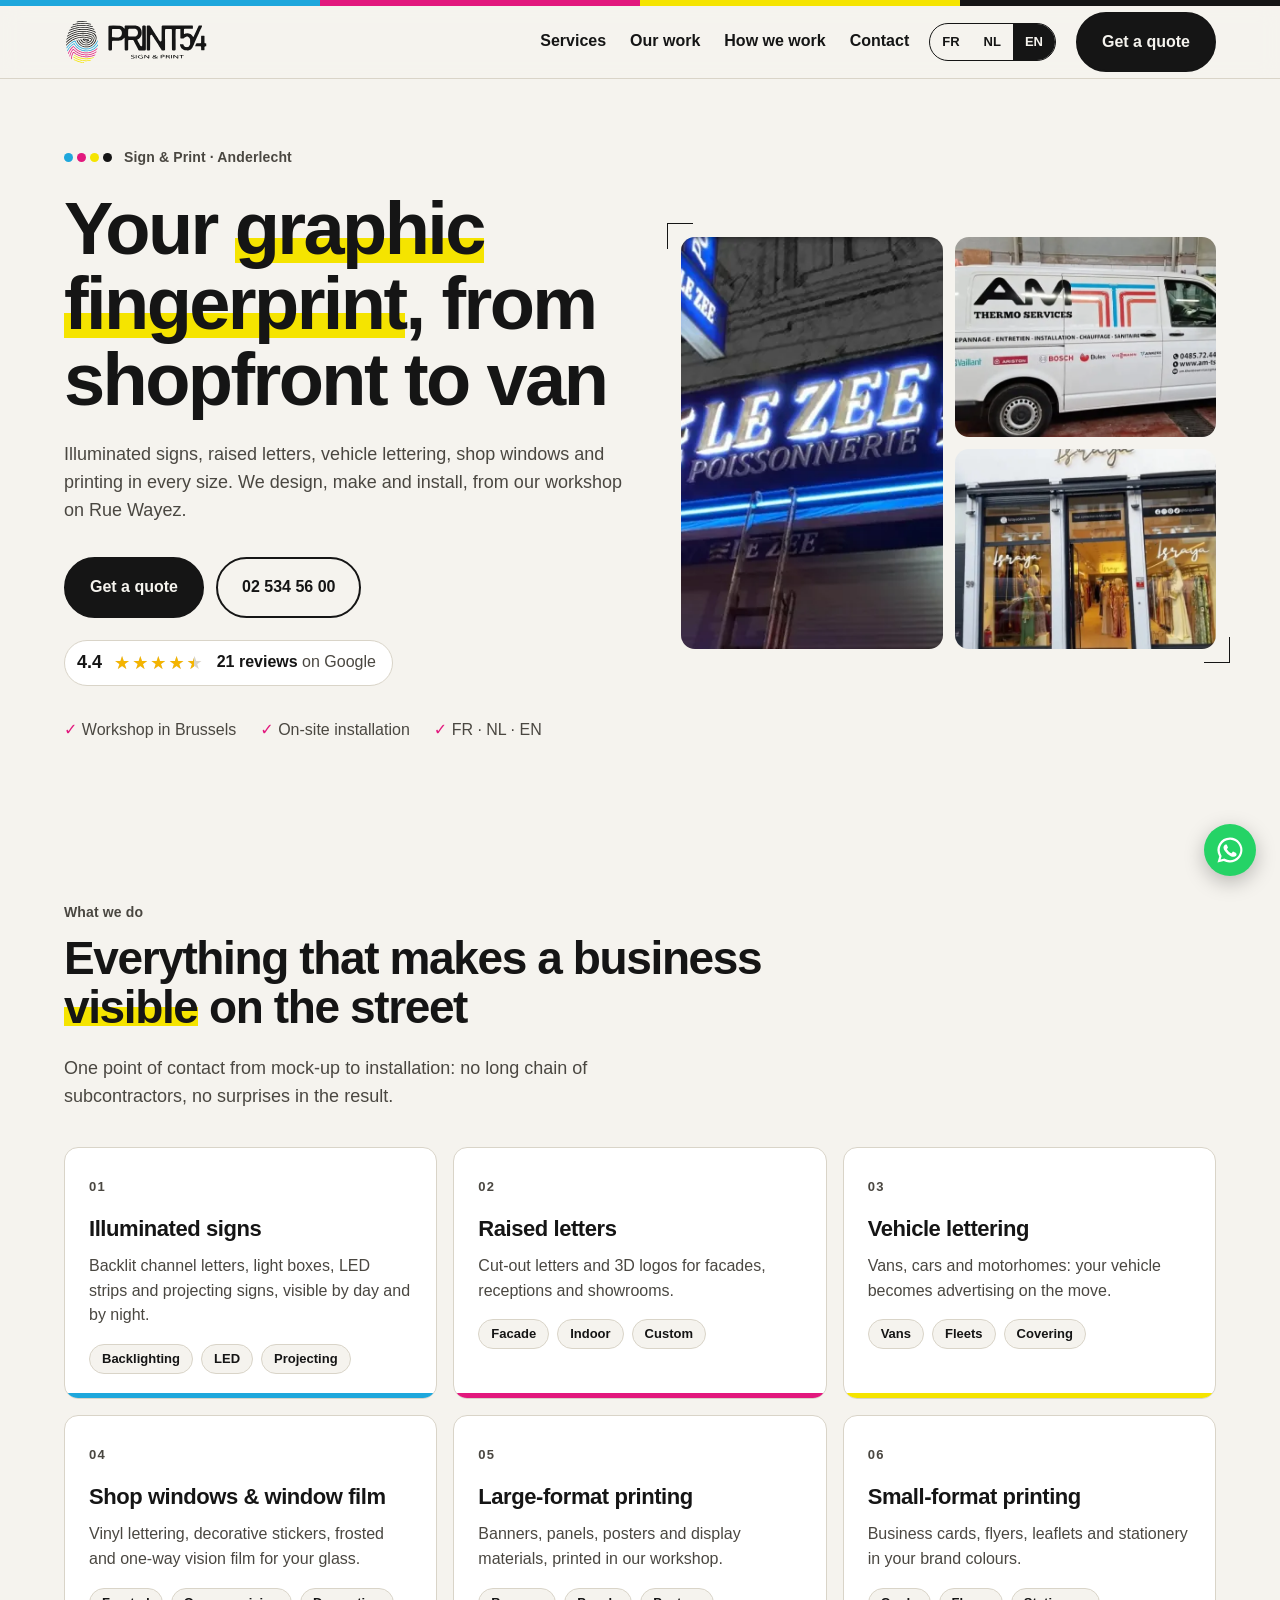
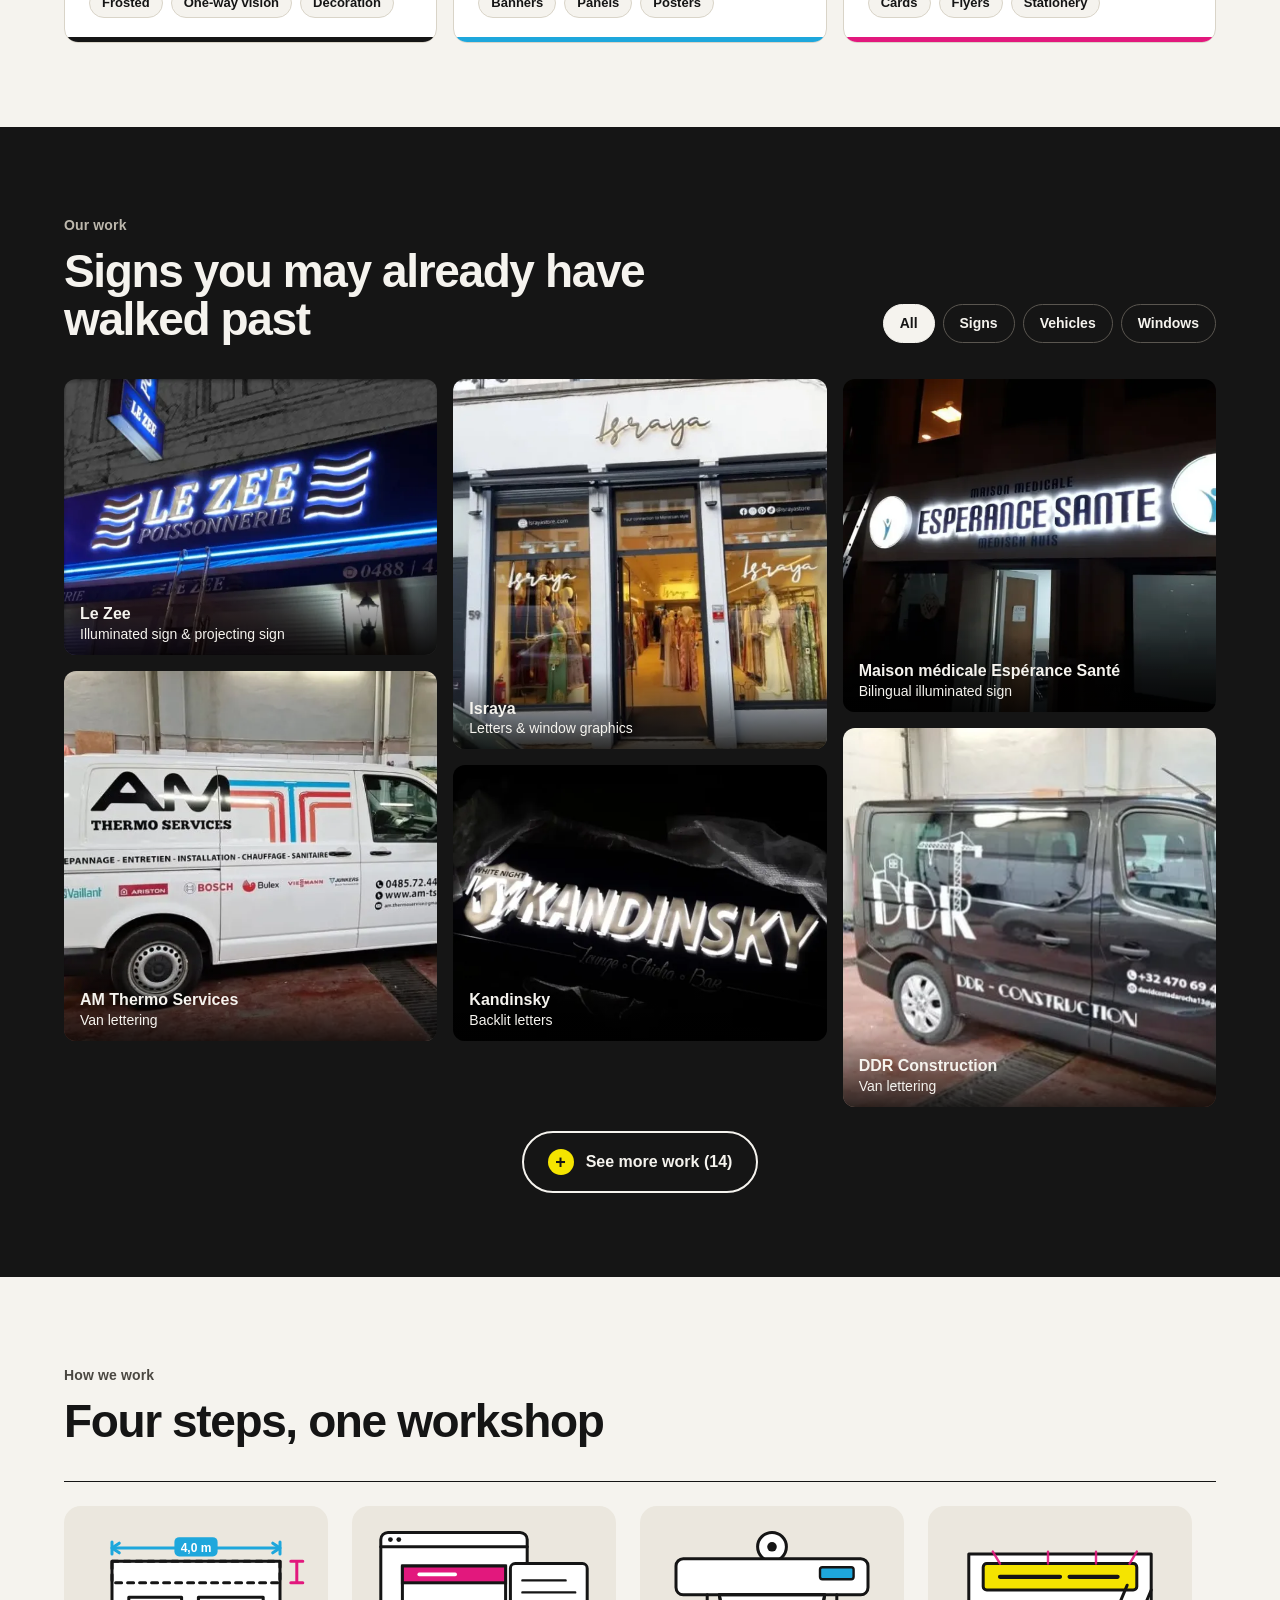
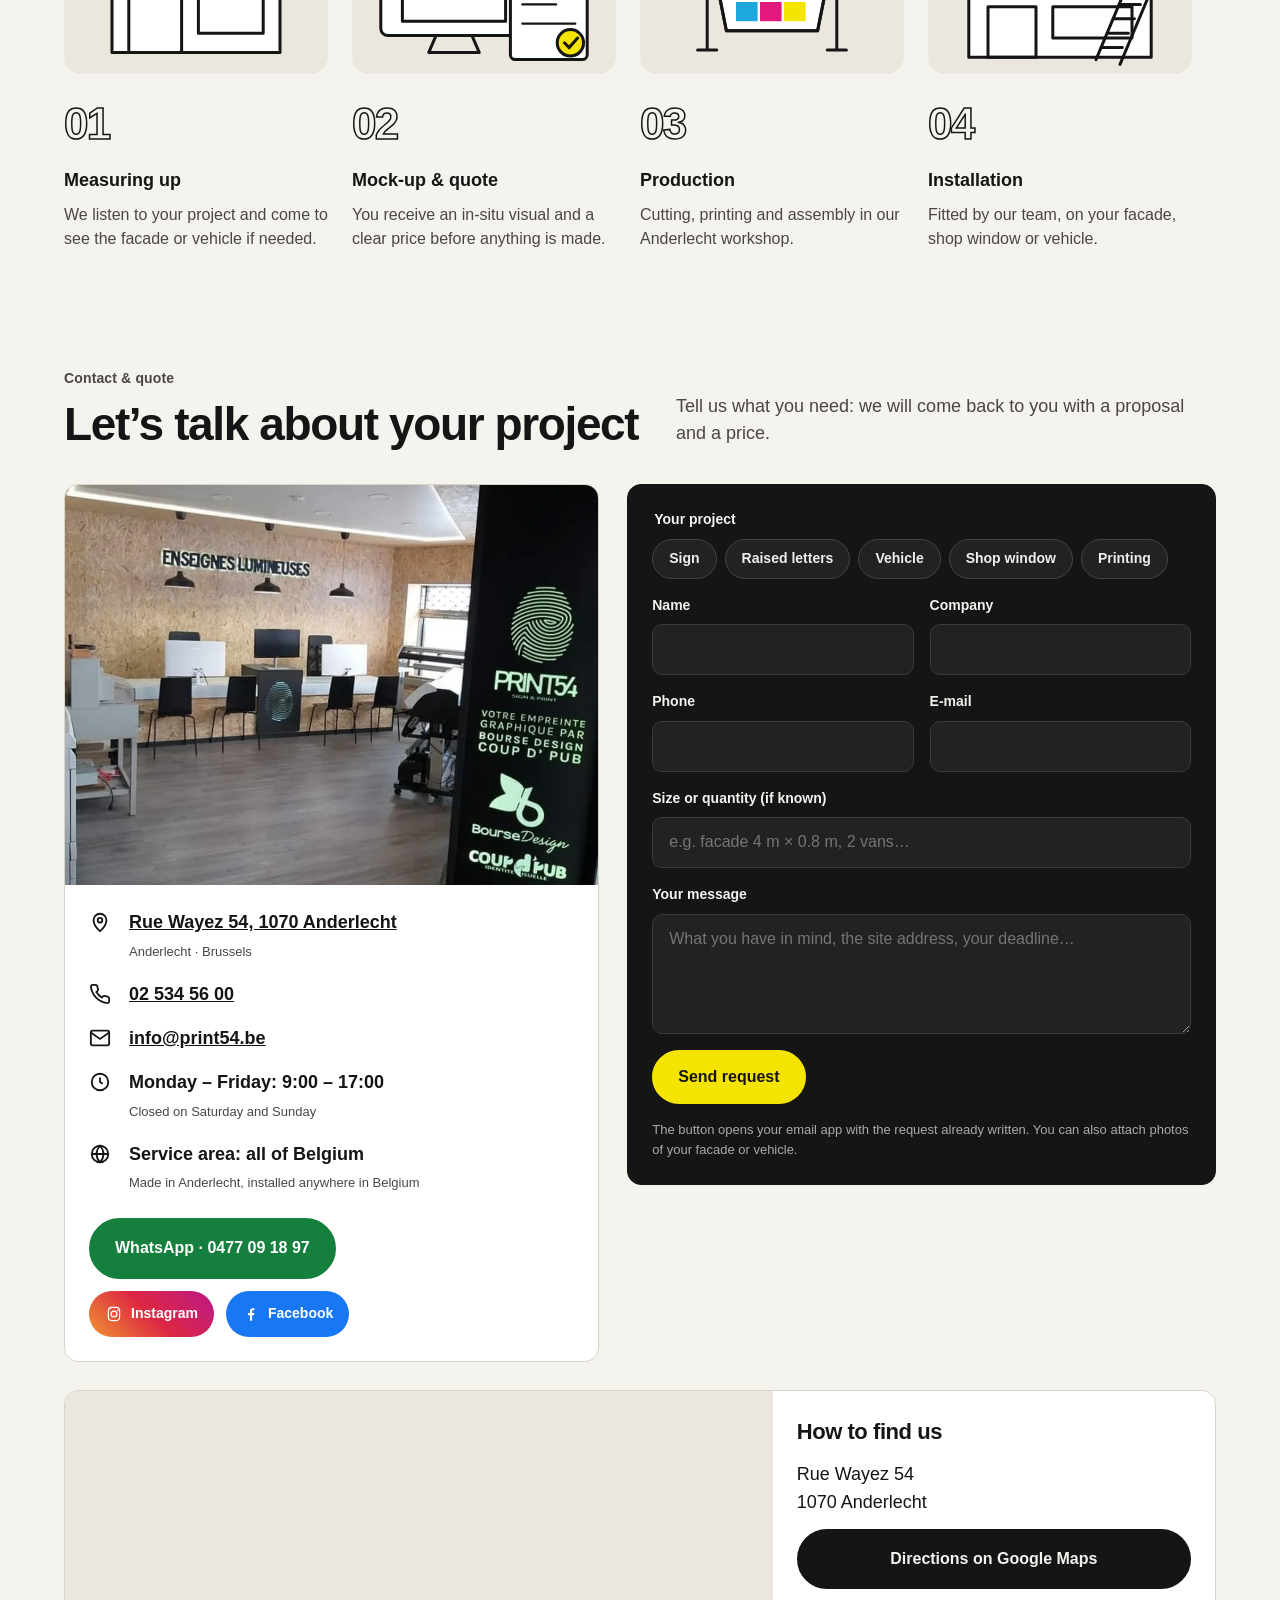
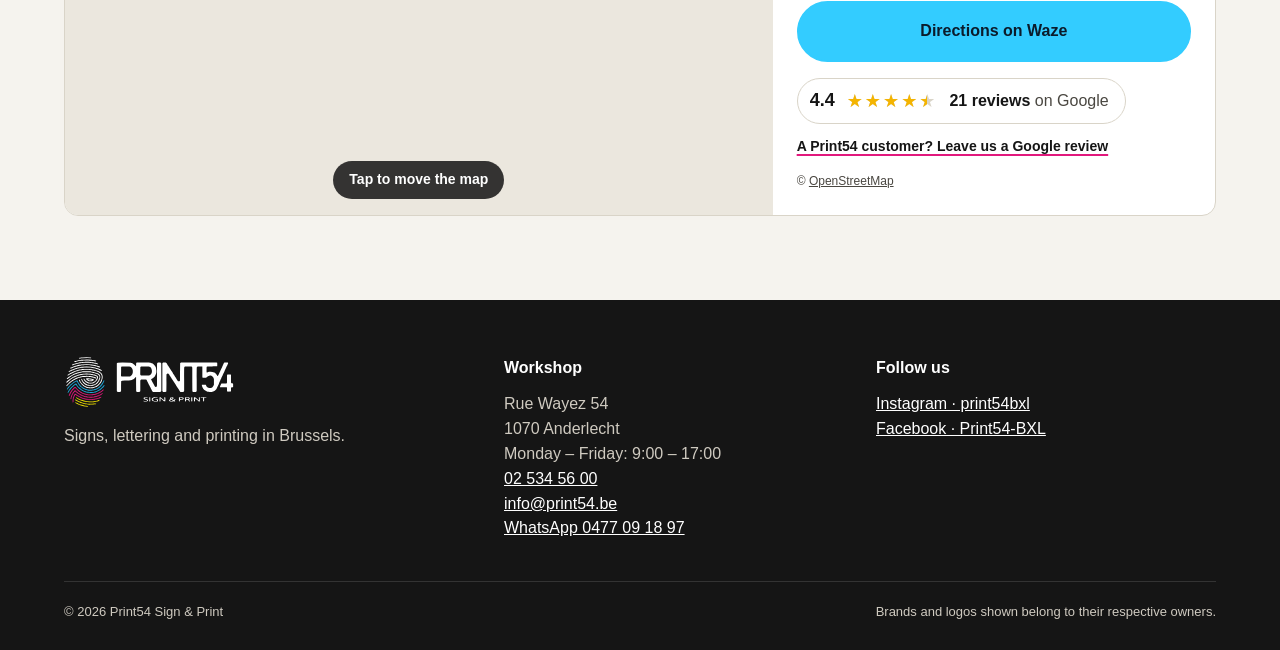
<file: index.html>
<!doctype html>
<html lang="fr">
<head>
<meta charset="utf-8">
<meta name="viewport" content="width=device-width, initial-scale=1">
<meta name="robots" content="noindex, nofollow"><!-- version de test : retirer cette ligne pour la mise en ligne sur print54.be -->
<title>Enseignes &amp; lettrage de véhicules à Bruxelles | Print54</title>
<meta name="description" content="Atelier d’enseignes à Anderlecht : enseignes lumineuses, lettres en relief, lettrage de véhicules, vitrophanie et impression. Pose dans toute la Belgique.">
<link rel="canonical" href="https://whiteshade15.github.io/print54/">
<link rel="icon" href="img/favicon.svg" type="image/svg+xml">
<link rel="apple-touch-icon" href="img/apple-touch-icon.png">
<meta name="theme-color" content="#f5f3ee">
<meta property="og:type" content="website">
<meta property="og:locale" content="fr_BE">
<meta property="og:locale:alternate" content="nl_BE">
<meta property="og:locale:alternate" content="en_GB">
<meta property="og:site_name" content="Print54 Sign & Print">
<meta property="og:title" content="Print54 · Votre empreinte graphique">
<meta property="og:description" content="Enseignes lumineuses, lettrage véhicule, vitrophanie et impression, à Anderlecht.">
<meta property="og:url" content="https://whiteshade15.github.io/print54/">
<meta property="og:image" content="https://whiteshade15.github.io/print54/img/og-print54.jpg">
<meta name="twitter:card" content="summary_large_image">
<script type="application/ld+json">
{
  "@context": "https://schema.org",
  "@type": "LocalBusiness",
  "name": "Print54 Sign & Print",
  "description": "Enseignes lumineuses, lettrage de véhicules, vitrophanie, impression grand et petit format.",
  "url": "https://www.print54.be/",
  "logo": "https://www.print54.be/img/logo-horizontal-noir.svg",
  "image": "https://www.print54.be/img/showroom.webp",
  "telephone": "+32 2 534 56 00",
  "contactPoint": [{"@type":"ContactPoint","contactType":"customer service","telephone":"+32 477 09 18 97","contactOption":"WhatsApp"}],
  "email": "info@print54.be",
  "address": {
    "@type": "PostalAddress",
    "streetAddress": "Rue Wayez 54",
    "postalCode": "1070",
    "addressLocality": "Anderlecht",
    "addressRegion": "Bruxelles-Capitale",
    "addressCountry": "BE"
  },
  "openingHoursSpecification": [{"@type":"OpeningHoursSpecification","dayOfWeek":["Monday","Tuesday","Wednesday","Thursday","Friday"],"opens":"09:00","closes":"17:00"}],
  "geo": {"@type":"GeoCoordinates","latitude":50.8361428,"longitude":4.3151683},
  "hasMap": "https://www.google.com/maps/place/?q=place_id:ChIJVXrYphvEw0cRHWjKTvQ2EU0",
  "areaServed": [{"@type": "City", "name": "Bruxelles"}, {"@type": "Country", "name": "Belgium"}],
  "knowsLanguage": ["fr", "nl", "en"],
  "hasOfferCatalog": {"@type": "OfferCatalog", "name": "Services", "itemListElement": [{"@type":"Offer","itemOffered":{"@type":"Service","name":"Enseignes lumineuses"}}, {"@type":"Offer","itemOffered":{"@type":"Service","name":"Lettres en relief"}}, {"@type":"Offer","itemOffered":{"@type":"Service","name":"Lettrage de véhicules"}}, {"@type":"Offer","itemOffered":{"@type":"Service","name":"Vitrines & vitrophanie"}}, {"@type":"Offer","itemOffered":{"@type":"Service","name":"Impression grand format"}}, {"@type":"Offer","itemOffered":{"@type":"Service","name":"Impression petit format"}}]},
  "sameAs": ["https://www.instagram.com/print54bxl/"]
}
</script>
<style>
:root{
  --paper:#f5f3ee; --paper-2:#ebe7de; --ink:#151515; --ink-2:#4a4741; --line:#d9d4c8;
  --c:#1ea7dc; --m:#e2187d; --y:#f5e400; --k:#151515;
  --r:14px; --max:1200px;
  --sans:"Inter","Segoe UI","Helvetica Neue",Arial,system-ui,sans-serif;
}
*{box-sizing:border-box}
html{scroll-behavior:smooth;-webkit-text-size-adjust:100%}
body{margin:0;background:var(--paper);color:var(--ink);font:400 18px/1.55 var(--sans)}
img{display:block;max-width:100%}
a{color:inherit}
.wrap{max-width:var(--max);margin:0 auto;padding:0 24px}
.skip{position:absolute;left:-999px}.skip:focus{left:12px;top:12px;background:#fff;padding:8px 12px;z-index:99}

/* barre de couleurs façon gamme d'impression */
.cmyk{display:flex;height:6px}
.cmyk i{flex:1}.cmyk i:nth-child(1){background:var(--c)}.cmyk i:nth-child(2){background:var(--m)}.cmyk i:nth-child(3){background:var(--y)}.cmyk i:nth-child(4){background:var(--k)}

/* en-tête */
header{position:sticky;top:0;z-index:40;background:rgba(245,243,238,.92);backdrop-filter:blur(10px);border-bottom:1px solid var(--line)}
.bar{display:flex;align-items:center;gap:20px;height:72px}
.brand img{height:44px;width:auto}
nav{margin-left:auto;display:flex;gap:24px;font-weight:600;font-size:16px}
nav a{text-decoration:none;padding:8px 0;border-bottom:2px solid transparent}
nav a:hover{border-color:var(--m)}
.lang{display:flex;border:1.5px solid var(--ink);border-radius:999px;overflow:hidden;font-weight:700;font-size:13px}
.lang button{all:unset;cursor:pointer;padding:8px 12px}
.lang button[aria-pressed="true"]{background:var(--ink);color:var(--paper)}
.btn{display:inline-flex;align-items:center;gap:12px;font-weight:700;text-decoration:none;border-radius:999px;padding:16px 24px;border:2px solid var(--ink);cursor:pointer;font-size:16px;font-family:inherit}
.btn-ink{background:var(--ink);color:var(--paper)}
.btn-ink:hover{background:var(--m);border-color:var(--m)}
.btn-line{background:transparent;color:var(--ink)}
.btn-line:hover{background:var(--ink);color:var(--paper)}
.menu-btn{display:none}

/* hero */
.hero{padding:64px 0 72px}
.hero-grid{display:grid;grid-template-columns:1.05fr 1fr;gap:56px;align-items:center}
.kicker{display:inline-flex;align-items:center;gap:12px;font-weight:600;font-size:14px;letter-spacing:.01em;color:var(--ink-2)}
.dots{display:inline-flex;gap:4px}.dots b{width:9px;height:9px;border-radius:50%}
.dots b:nth-child(1){background:var(--c)}.dots b:nth-child(2){background:var(--m)}.dots b:nth-child(3){background:var(--y)}.dots b:nth-child(4){background:var(--k)}
h1{font-size:clamp(40px,6vw,74px);line-height:1.02;letter-spacing:-.035em;margin:20px 0 24px;font-weight:800}
h1 em,.sec-head h2 em{font-style:normal;background:linear-gradient(transparent 62%,var(--y) 62%,var(--y) 92%,transparent 92%)}
.lead{font-size:18px;color:var(--ink-2);max-width:34em;margin:0 0 32px}
.cta{display:flex;flex-wrap:wrap;gap:12px}
.hero-meta{margin-top:32px;display:flex;flex-wrap:wrap;gap:8px 24px;font-size:16px;color:var(--ink-2)}
.hero-meta span::before{content:"✓ ";color:var(--m);font-weight:800}
.collage{display:grid;grid-template-columns:1fr 1fr;grid-template-rows:200px 200px;gap:12px;position:relative}
.collage figure{margin:0;border-radius:var(--r);overflow:hidden;background:var(--paper-2)}
.collage figure:first-of-type{grid-row:span 2}
.collage img{width:100%;height:100%;object-fit:cover}
.collage figure:first-of-type img{object-position:35% center}
.mark{position:absolute;width:26px;height:26px;border-color:var(--ink);border-style:solid;border-width:0}
.mark.tl{top:-14px;left:-14px;border-top-width:1.5px;border-left-width:1.5px}
.mark.br{bottom:-14px;right:-14px;border-bottom-width:1.5px;border-right-width:1.5px}

/* sections */
section{padding:84px 0}
.sec-head{display:flex;justify-content:space-between;align-items:end;gap:24px;margin-bottom:36px;flex-wrap:wrap}
.sec-head h2 em{background:linear-gradient(transparent 50%,var(--y) 50%,var(--y) 86%,transparent 86%)}
.sec-head h2{font-size:clamp(30px,4vw,46px);line-height:1.05;letter-spacing:-.03em;margin:8px 0 0;font-weight:800;max-width:16em}
.sec-head p{margin:0;color:var(--ink-2);max-width:30em}
.dark{background:var(--ink);color:var(--paper)}
.dark .sec-head p,.dark .kicker{color:#bdb8ad}

/* services */
.services{display:grid;grid-template-columns:repeat(3,1fr);gap:16px}
.svc{background:#fff;border:1px solid var(--line);border-radius:var(--r);padding:24px 24px 24px;position:relative;overflow:hidden}
.svc .n{font-weight:800;font-size:13px;letter-spacing:.1em;color:var(--ink-2)}
.svc h3{margin:12px 0 8px;font-size:22px;letter-spacing:-.02em}
.svc p{margin:0;color:var(--ink-2);font-size:16px}
.svc::after{content:"";position:absolute;left:0;right:0;bottom:0;height:5px;background:var(--accent)}
.svc ul{margin:16px 0 0;padding:0;list-style:none;display:flex;flex-wrap:wrap;gap:8px}
.svc li{font-size:13px;font-weight:600;border:1px solid var(--line);border-radius:999px;padding:4px 12px;background:var(--paper)}

/* réalisations */
.filters{display:flex;flex-wrap:wrap;gap:8px}
.filters button{all:unset;cursor:pointer;font-weight:700;font-size:14px;padding:8px 16px;border-radius:999px;border:1.5px solid #5a5650;color:var(--paper)}
.filters button[aria-pressed="true"]{background:var(--paper);color:var(--ink);border-color:var(--paper)}
.gallery{columns:3 300px;column-gap:16px}
.work{break-inside:avoid;margin:0 0 16px;border-radius:12px;overflow:hidden;position:relative;cursor:zoom-in;background:#222}
.work img{width:100%;height:auto;transition:transform .5s}
.work:hover img,.work:focus-visible img{transform:scale(1.03)}
.work:focus-visible{outline:3px solid var(--y);outline-offset:3px}
.work figcaption{position:absolute;left:0;right:0;bottom:0;padding:28px 16px 12px;background:linear-gradient(transparent,rgba(0,0,0,.78));font-size:14px;line-height:1.3}
.work figcaption b{display:block;font-size:16px}
.work[hidden]{display:none}
.more-wrap{display:flex;justify-content:center;margin-top:24px}
.more-btn{all:unset;cursor:pointer;display:inline-flex;align-items:center;gap:12px;font-weight:700;font-size:16px;padding:16px 24px;border-radius:999px;border:2px solid var(--paper);color:var(--paper)}
.more-btn:hover,.more-btn:focus-visible{background:var(--paper);color:var(--ink)}
.more-btn b{display:inline-grid;place-items:center;width:26px;height:26px;border-radius:50%;background:var(--y);color:var(--ink);font-size:18px;line-height:1}
.more-btn[hidden]{display:none}

/* étapes */
.steps{display:grid;grid-template-columns:repeat(4,1fr);gap:0;counter-reset:s;border-top:1.5px solid var(--ink)}
.step{padding:24px 24px 8px 0;display:flex;flex-direction:column}
.step::before{order:1}.step h3{order:2}.step p{order:3}
.step::before{counter-increment:s;content:"0" counter(s);font-weight:800;font-size:44px;letter-spacing:-.04em;display:block;-webkit-text-stroke:1.5px var(--ink);color:transparent;margin-bottom:8px}
.step svg{display:block;width:100%;height:auto;margin-bottom:16px}
.step h3{margin:0 0 8px;font-size:18px}
.step p{margin:0;color:var(--ink-2);font-size:16px}

/* atelier + devis */
.contact-grid{display:grid;grid-template-columns:1fr 1.1fr;gap:28px;align-items:start}
.card{background:#fff;border:1px solid var(--line);border-radius:var(--r);overflow:hidden}
.card .pad{padding:24px}
.atelier img{width:100%;aspect-ratio:4/3;object-fit:cover}
.info{list-style:none;margin:0;padding:0;display:grid;gap:16px}
.info li{display:grid;grid-template-columns:28px 1fr;gap:12px;align-items:start}
.info svg{width:22px;height:22px;margin-top:2px}
.info a{font-weight:700}
form{display:grid;gap:16px}
.row{display:grid;grid-template-columns:1fr 1fr;gap:16px}
label{display:grid;gap:8px;font-weight:700;font-size:14px}
input,select,textarea{font:inherit;font-weight:400;font-size:16px;padding:12px 16px;border:1.5px solid var(--line);border-radius:10px;background:var(--paper);color:var(--ink);width:100%}
input:focus,select:focus,textarea:focus{outline:none;border-color:var(--c);background:#fff}
textarea{min-height:120px;resize:vertical}
.chips{display:flex;flex-wrap:wrap;gap:8px}
.chips label{all:unset;cursor:pointer}
.chips input{position:absolute;opacity:0;width:1px;height:1px}
.chips span{display:inline-block;font-size:14px;font-weight:600;padding:8px 16px;border-radius:999px;border:1.5px solid var(--line);background:var(--paper)}
.chips input:checked+span{background:var(--ink);color:var(--paper);border-color:var(--ink)}
.chips input:focus-visible+span{outline:2px solid var(--c);outline-offset:2px}
.note{font-size:13px;color:var(--ink-2);margin:0}
.wa{display:none}

/* avis */
.rating{display:inline-flex;align-items:center;gap:12px;text-decoration:none;color:var(--ink);background:#fff;border:1px solid var(--line);border-radius:999px;padding:8px 16px 8px 12px;font-size:16px;transition:border-color .2s}
.rating:hover{border-color:var(--ink)}
.rating .score{font-weight:800;font-size:18px}
.stars{position:relative;display:inline-block;font-size:18px;line-height:1;letter-spacing:2px;color:#d9d4c8}
.stars::before{content:"★★★★★"}
.stars i{position:absolute;inset:0;overflow:hidden;color:#f4b400;white-space:nowrap;font-style:normal}
.stars i::before{content:"★★★★★"}
.rating .src{color:var(--ink-2)}
.rating .src b{color:var(--ink);font-weight:700}

/* carte */
.map-card{margin-top:28px;display:grid;grid-template-columns:1.6fr 1fr;align-items:stretch}
.map-wrap{position:relative;min-height:360px;background:var(--paper-2)}
.map-wrap iframe{position:absolute;inset:0;width:100%;height:100%;border:0}
.map-shield{position:absolute;inset:0;all:unset;position:absolute;inset:0;cursor:pointer;display:flex;align-items:flex-end;justify-content:center;padding-bottom:16px}
.map-shield span{background:rgba(21,21,21,.85);color:#fff;font-weight:700;font-size:14px;padding:8px 16px;border-radius:999px}
.map-side{padding:24px;display:flex;flex-direction:column;gap:12px;justify-content:center}
.map-side h3{margin:0;font-size:22px;letter-spacing:-.02em}
.map-side .btn{justify-content:center}
.map-credit{font-size:12px;color:var(--ink-2)}
@media (max-width:760px){.map-card{grid-template-columns:1fr}.map-wrap{min-height:300px}}

/* pied de page */
footer{background:var(--ink);color:#cfcac0;padding:56px 0 28px;font-size:16px}
.foot{display:grid;grid-template-columns:1.2fr 1fr 1fr;gap:32px}
footer img{height:52px;width:auto;margin-bottom:16px}
footer h4{color:#fff;margin:0 0 12px;font-size:16px}
footer a{color:#fff}
.legal{border-top:1px solid #333;margin-top:40px;padding-top:20px;display:flex;justify-content:space-between;flex-wrap:wrap;gap:12px;font-size:13px}

/* visionneuse */
dialog{border:0;padding:0;background:transparent;max-width:min(1100px,94vw)}
dialog::backdrop{background:rgba(10,10,10,.88)}
dialog img{max-height:82vh;width:auto;border-radius:10px}
dialog p{color:#fff;text-align:center;margin:12px 0 0;font-weight:600}
dialog button{all:unset;cursor:pointer;color:#fff;font-size:34px;line-height:1;position:fixed;top:16px;right:18px}

.wa-fab{position:fixed;right:18px;bottom:18px;z-index:50;width:58px;height:58px;border-radius:50%;background:#25d366;color:#fff;display:none;align-items:center;justify-content:center;box-shadow:0 6px 20px rgba(0,0,0,.25);transition:transform .2s}
.wa-fab:hover{transform:scale(1.07)}
.wa-fab svg{width:30px;height:30px}
@media (min-width:761px){.wa-fab{width:52px;height:52px;right:24px;bottom:24px}}
#intro{position:fixed;inset:0;z-index:100;background:#0f0f0f;display:flex;align-items:center;justify-content:center;cursor:pointer;animation:i-bg .6s ease 1.6s both,i-out .4s ease 2.55s both}
#intro svg{width:min(72vw,520px);height:auto;overflow:visible;transform-origin:50% 50%;animation:i-zoom .7s cubic-bezier(.55,0,.9,.35) 2.25s both}
@keyframes i-zoom{0%{transform:scale(1);opacity:1}70%{opacity:1}100%{transform:scale(16);opacity:0}}
#intro .lg{opacity:0;filter:drop-shadow(0 0 6px rgba(255,255,255,.75)) drop-shadow(0 0 22px rgba(30,167,220,.55));animation:i-fl 1.4s steps(1,end) .15s both,i-gl .6s ease 1.6s both}
#intro .kf{fill:#fff;animation:i-kf .6s ease 1.6s both}
#intro.skip{animation:i-out .25s ease both}
@keyframes i-bg{to{background:#f5f3ee}}
@keyframes i-out{to{opacity:0;visibility:hidden}}
@keyframes i-fl{0%{opacity:0}8%{opacity:.85}13%{opacity:.1}24%{opacity:1}29%{opacity:.25}38%{opacity:1}100%{opacity:1}}
@keyframes i-gl{to{filter:none}}
@keyframes i-kf{to{fill:#151515}}
.reveal{opacity:0;transform:translateY(16px);transition:opacity .6s,transform .6s}
.reveal.in{opacity:1;transform:none}
@media (prefers-reduced-motion:reduce){.reveal{opacity:1;transform:none;transition:none}html{scroll-behavior:auto}}

@media (max-width:980px){
  .hero-grid,.contact-grid{grid-template-columns:1fr}
  .services{grid-template-columns:1fr 1fr}
  .steps{grid-template-columns:1fr 1fr}
  .foot{grid-template-columns:1fr 1fr}
}
@media (max-width:760px){
  nav{display:none;position:absolute;top:72px;left:0;right:0;background:var(--paper);flex-direction:column;gap:0;padding:8px 24px 20px;border-bottom:1px solid var(--line)}
  nav.open{display:flex}
  nav a{padding:12px 0;border-bottom:1px solid var(--line)}
  .menu-btn{display:inline-flex;all:unset;cursor:pointer;font-weight:700;padding:8px 4px;margin-left:auto}
  .bar .lang{margin-left:0}
  .brand img{height:34px}
  .hero{padding:36px 0 48px}
  .collage{grid-template-rows:150px 150px}
  .services,.steps,.row,.foot{grid-template-columns:1fr}
  section{padding:60px 0}
  .header-cta{display:none}
  .step svg{max-width:240px}
  .gallery{columns:2;column-gap:12px}.work{margin-bottom:12px}
  .work figcaption{font-size:12px;padding:24px 8px 8px}.work figcaption b{font-size:13px}
}

/* Ajouts du 23/11/2026 */
.avis-lien{display:inline-block;margin-top:12px;font-size:14px;font-weight:600;color:var(--ink);text-decoration:underline;text-decoration-color:#e2187d;text-decoration-thickness:2px;text-underline-offset:3px}
button:focus-visible,a:focus-visible,iframe:focus-visible{outline:3px solid #e2187d;outline-offset:3px}
.work>figure{margin:0;display:contents}
.wa-fab{animation:wa-vibre 4s ease-in-out 3.5s infinite}
.wa-fab:hover{animation-play-state:paused}
@keyframes wa-vibre{0%,82%,100%{transform:none}84%{transform:rotate(-14deg) scale(1.08)}86%{transform:rotate(12deg) scale(1.08)}88%{transform:rotate(-10deg) scale(1.08)}90%{transform:rotate(8deg) scale(1.05)}92%{transform:rotate(-4deg)}94%{transform:none}}
.btn-wa{background:#15803d;color:#fff;border-color:#15803d}
.btn-wa:hover{background:#166534;border-color:#166534;color:#fff}
.btn-waze{background:#33ccff;color:#0b1b2b;border-color:#33ccff}
.btn-waze:hover{background:#12b5ef;border-color:#12b5ef;color:#0b1b2b}
.card-sombre{background:#151515;color:#f5f3ee;border-color:#151515}
.card-sombre input,.card-sombre select,.card-sombre textarea{background:#222;border-color:#3a3a3a;color:#fff}
.card-sombre input:focus,.card-sombre select:focus,.card-sombre textarea:focus{background:#2a2a2a;border-color:#f5e400}
.card-sombre .chips span{background:#222;border-color:#444;color:#eee}
.card-sombre .chips input:checked+span{background:#f5e400;color:#151515;border-color:#f5e400}
.card-sombre .note{color:#aaa}
.card-sombre .btn-ink{background:#f5e400;color:#151515;border-color:#f5e400}
.reseaux{display:flex;flex-wrap:wrap;gap:12px;margin-top:12px}
.reseaux a{display:inline-flex;align-items:center;gap:8px;padding:12px 16px;border-radius:999px;font-weight:700;font-size:14px;color:#fff;text-decoration:none}
.reseaux svg{width:18px;height:18px;fill:currentColor}
.r-insta{background:linear-gradient(45deg,#f09433,#dc2743 50%,#bc1888)}
.r-fb{background:#1877f2}
</style>
</head>
<body>
<script>
(function(){try{
}catch(e){return;}
var d=document.createElement("div");d.id="intro";d.setAttribute("aria-hidden","true");
d.innerHTML='<svg viewBox="-60 -60 1805 648"><g class="lg"><use class="kf" href="img/logo-layers.svg#Lk" transform="translate(-361 -96)"/><use href="img/logo-layers.svg#Lc" fill="#1ea7dc" transform="translate(-361 -96)"/><use href="img/logo-layers.svg#Lm" fill="#e2187d" transform="translate(-361 -96)"/><use href="img/logo-layers.svg#Ly" fill="#f5e400" transform="translate(-361 -96)"/><use class="kf" href="img/logo-layers.svg#Lw" transform="translate(493 58) scale(1.1637) translate(-66 -708)"/></g></svg>';
document.body.appendChild(d);
function end(){if(d.parentNode)d.parentNode.removeChild(d);["click","keydown","touchstart","wheel"].forEach(function(t){removeEventListener(t,skip)});}
function skip(){d.classList.add("skip");setTimeout(end,260);}
["click","keydown","touchstart","wheel"].forEach(function(t){addEventListener(t,skip,{once:true,passive:true})});
setTimeout(end,3000);
})();
</script>
<a class="skip" href="#main" data-i18n="skip">Aller au contenu</a>
<div class="cmyk" aria-hidden="true"><i></i><i></i><i></i><i></i></div>
<header>
  <div class="wrap bar">
    <a class="brand" href="#top" aria-label="Print54 Sign &amp; Print"><img src="img/logo-horizontal-noir.svg" alt="Print54 Sign &amp; Print" width="192" height="44"></a>
    <nav id="nav">
      <a href="#services" data-i18n="nav.services">Services</a>
      <a href="#realisations" data-i18n="nav.work">Réalisations</a>
      <a href="#methode" data-i18n="nav.method">Méthode</a>
      <a href="#contact" data-i18n="nav.contact">Contact</a>
    </nav>
    <button class="menu-btn" aria-controls="nav" aria-expanded="false" data-i18n="menu">Menu</button>
    <div class="lang" role="group" aria-label="Langue / Taal / Language">
      <button type="button" data-lang="fr" aria-pressed="true">FR</button>
      <button type="button" data-lang="nl" aria-pressed="false">NL</button>
      <button type="button" data-lang="en" aria-pressed="false">EN</button>
    </div>
    <a class="btn btn-ink header-cta" href="#contact" data-i18n="cta.quote">Demander un devis</a>
  </div>
</header>

<main id="main">
<section class="hero" id="top">
  <div class="wrap hero-grid">
    <div>
      <span class="kicker"><span class="dots" aria-hidden="true"><b></b><b></b><b></b><b></b></span><span data-i18n="hero.kicker">Sign &amp; Print · Anderlecht</span></span>
      <h1 data-i18n-html="hero.title">Votre <em>empreinte graphique</em>, de l’enseigne au véhicule</h1>
      <p class="lead" data-i18n="hero.lead">Enseignes lumineuses, lettres en relief, lettrage de véhicules, vitrines et impressions de tous formats. Nous concevons, fabriquons et posons, depuis notre atelier de la rue Wayez.</p>
      <div class="cta">
        <a class="btn btn-ink" href="#contact" data-i18n="cta.quote">Demander un devis</a>
        <a class="btn btn-line" href="tel:+3225345600">02 534 56 00</a>
      </div>
      <div style="margin-top:22px"><a class="rating" href="https://search.google.com/local/reviews?placeid=ChIJVXrYphvEw0cRHWjKTvQ2EU0" target="_blank" rel="noopener" aria-label="4,4 / 5 – 21 avis Google" data-i18n-aria="rev.aria"><span class="score" data-i18n="rev.score">4,4</span><span class="stars" aria-hidden="true"><i style="width:88%"></i></span><span class="src" data-i18n-html="rev.src"><b>21 avis</b> Google</span></a></div>
      <div class="hero-meta">
        <span data-i18n="hero.m1">Atelier à Bruxelles</span>
        <span data-i18n="hero.m2">Pose sur place</span>
        <span data-i18n="hero.m3">FR · NL · EN</span>
      </div>
    </div>
    <div class="collage">
      <span class="mark tl" aria-hidden="true"></span><span class="mark br" aria-hidden="true"></span>
      <figure><img src="img/le-zee.webp" srcset="img/le-zee-640.webp 640w, img/le-zee.webp 1000w" sizes="(max-width:760px) 60vw, 25vw" alt="Enseigne lumineuse de la poissonnerie Le Zee, de nuit" loading="eager" fetchpriority="high"></figure>
      <figure><img src="img/am-thermo.webp" alt="Lettrage d’une camionnette AM Thermo Services"></figure>
      <figure><img src="img/israya-facade.webp" alt="Façade et vitrines de la boutique Israya"></figure>
    </div>
  </div>
</section>

<section id="services">
  <div class="wrap">
    <div class="sec-head reveal">
      <div><span class="kicker" data-i18n="svc.kicker">Ce que nous faisons</span>
      <h2 data-i18n-html="svc.title">Tout ce qui rend une entreprise <em>visible</em> dans la rue</h2></div>
      <p data-i18n="svc.lead">Un seul interlocuteur, de la maquette à la pose : pas de sous-traitance à rallonge, pas de surprise sur le rendu.</p>
    </div>
    <div class="services">
      <article class="svc reveal" style="--accent:var(--c)"><span class="n">01</span>
        <h3 data-i18n="s1.t">Enseignes lumineuses</h3>
        <p data-i18n="s1.p">Lettres boîtier rétroéclairées, caissons lumineux, rubans LED et enseignes drapeau, visibles de jour comme de nuit.</p>
        <ul><li data-i18n="s1.a">Rétroéclairage</li><li>LED</li><li data-i18n="s1.b">Drapeau</li></ul></article>
      <article class="svc reveal" style="--accent:var(--m)"><span class="n">02</span>
        <h3 data-i18n="s2.t">Lettres en relief</h3>
        <p data-i18n="s2.p">Lettres découpées et logos en volume pour façades, accueils et showrooms.</p>
        <ul><li data-i18n="s2.a">Façade</li><li data-i18n="s2.b">Intérieur</li><li data-i18n="s2.c">Sur mesure</li></ul></article>
      <article class="svc reveal" style="--accent:var(--y)"><span class="n">03</span>
        <h3 data-i18n="s3.t">Lettrage de véhicules</h3>
        <p data-i18n="s3.p">Utilitaires, voitures et camping-cars : votre véhicule devient une publicité qui roule.</p>
        <ul><li data-i18n="s3.a">Utilitaires</li><li data-i18n="s3.b">Flottes</li><li>Covering</li></ul></article>
      <article class="svc reveal" style="--accent:var(--k)"><span class="n">04</span>
        <h3 data-i18n="s4.t">Vitrines &amp; vitrophanie</h3>
        <p data-i18n="s4.p">Lettrage vinyle, décors adhésifs, film dépoli et microperforé pour habiller vos vitres.</p>
        <ul><li data-i18n="s4.a">Dépoli</li><li data-i18n="s4.b">Microperforé</li><li data-i18n="s4.c">Décor</li></ul></article>
      <article class="svc reveal" style="--accent:var(--c)"><span class="n">05</span>
        <h3 data-i18n="s5.t">Impression grand format</h3>
        <p data-i18n="s5.p">Bâches, panneaux, affiches et supports d’exposition, imprimés à l’atelier.</p>
        <ul><li data-i18n="s5.a">Bâches</li><li data-i18n="s5.b">Panneaux</li><li data-i18n="s5.c">Affiches</li></ul></article>
      <article class="svc reveal" style="--accent:var(--m)"><span class="n">06</span>
        <h3 data-i18n="s6.t">Impression petit format</h3>
        <p data-i18n="s6.p">Cartes de visite, flyers, dépliants et papeterie aux couleurs de votre enseigne.</p>
        <ul><li data-i18n="s6.a">Cartes</li><li>Flyers</li><li data-i18n="s6.b">Papeterie</li></ul></article>
    </div>
  </div>
</section>

<section class="dark" id="realisations">
  <div class="wrap">
    <div class="sec-head reveal">
      <div><span class="kicker" data-i18n="work.kicker">Réalisations</span>
      <h2 data-i18n="work.title">Des enseignes que vous avez peut-être déjà croisées</h2></div>
      <div class="filters" role="group" aria-label="Filtrer">
        <button type="button" data-f="all" aria-pressed="true" data-i18n="f.all">Tout</button>
        <button type="button" data-f="ens" aria-pressed="false" data-i18n="f.ens">Enseignes</button>
        <button type="button" data-f="veh" aria-pressed="false" data-i18n="f.veh">Véhicules</button>
        <button type="button" data-f="vit" aria-pressed="false" data-i18n="f.vit">Vitrines</button>
      </div>
    </div>
    <div class="gallery" id="gallery"></div>
    <div class="more-wrap"><button type="button" class="more-btn" id="more-btn" aria-controls="gallery" aria-expanded="false"></button></div>
  </div>
</section>

<section id="methode">
  <div class="wrap">
    <div class="sec-head reveal">
      <div><span class="kicker" data-i18n="m.kicker">Méthode</span>
      <h2 data-i18n="m.title">Quatre étapes, un seul atelier</h2></div>
    </div>
    <div class="steps reveal">
      <div class="step"><svg viewBox="0 0 220 140" aria-hidden="true"><rect x="0" y="0" width="220" height="140" rx="14" fill="#ebe7de"/>
<rect x="40" y="46" width="140" height="76" fill="#ffffff" stroke="#151515" stroke-width="2.5" stroke-linecap="round" stroke-linejoin="round"/><rect x="40" y="46" width="140" height="18" fill="none" stroke="#151515" stroke-width="2.5" stroke-linecap="round" stroke-linejoin="round" stroke-dasharray="5 5"/>
<rect x="54" y="76" width="44" height="46" fill="none" stroke="#151515" stroke-width="2.5" stroke-linecap="round" stroke-linejoin="round"/><rect x="112" y="76" width="54" height="30" fill="none" stroke="#151515" stroke-width="2.5" stroke-linecap="round" stroke-linejoin="round"/>
<path d="M40 30v10M180 30v10M40 35h140" stroke="#1ea7dc" stroke-width="2.5" stroke-linecap="round" fill="none"/>
<path d="M46 31l-6 4 6 4M174 31l6 4-6 4" stroke="#1ea7dc" stroke-width="2.5" fill="none" stroke-linecap="round" stroke-linejoin="round"/>
<rect x="92" y="26" width="36" height="16" rx="4" fill="#1ea7dc"/><text x="110" y="38" font-family="Inter,Arial,sans-serif" font-size="10" font-weight="800" fill="#ffffff" text-anchor="middle">4,0 m</text>
<path d="M194 46v18M189 46h10M189 64h10" stroke="#e2187d" stroke-width="2.5" stroke-linecap="round" fill="none"/></svg><h3 data-i18n="m1.t">Prise de mesures</h3><p data-i18n="m1.p">On écoute votre projet, on passe voir la façade ou le véhicule si besoin.</p></div>
      <div class="step"><svg viewBox="0 0 220 140" aria-hidden="true"><rect x="0" y="0" width="220" height="140" rx="14" fill="#ebe7de"/>
<rect x="24" y="22" width="122" height="86" rx="6" fill="#ffffff" stroke="#151515" stroke-width="2.5" stroke-linecap="round" stroke-linejoin="round"/><path d="M24 34h122" stroke="#151515" stroke-width="2.5" stroke-linecap="round" stroke-linejoin="round"/>
<circle cx="32" cy="28" r="2" fill="#151515"/><circle cx="39" cy="28" r="2" fill="#151515"/>
<rect x="42" y="50" width="86" height="46" fill="none" stroke="#151515" stroke-width="2.5" stroke-linecap="round" stroke-linejoin="round"/><rect x="42" y="50" width="86" height="14" fill="#e2187d" stroke="#151515" stroke-width="2.5"/>
<path d="M56 57h30" stroke="#ffffff" stroke-width="3" stroke-linecap="round"/>
<path d="M70 108l-6 14h42l-6-14" fill="none" stroke="#151515" stroke-width="2.5" stroke-linecap="round" stroke-linejoin="round"/>
<rect x="132" y="48" width="64" height="80" rx="4" fill="#ffffff" stroke="#151515" stroke-width="2.5" stroke-linecap="round" stroke-linejoin="round"/>
<path d="M142 62h36M142 72h44M142 82h28M142 98h44" stroke="#151515" stroke-width="2" stroke-linecap="round"/>
<circle cx="182" cy="114" r="11" fill="#f5e400" stroke="#151515" stroke-width="2.5"/><path d="M177 114l4 4 7-8" fill="none" stroke="#151515" stroke-width="2.5" stroke-linecap="round" stroke-linejoin="round"/></svg><h3 data-i18n="m2.t">Maquette &amp; devis</h3><p data-i18n="m2.p">Vous recevez un visuel en situation et un prix clair avant toute fabrication.</p></div>
      <div class="step"><svg viewBox="0 0 220 140" aria-hidden="true"><rect x="0" y="0" width="220" height="140" rx="14" fill="#ebe7de"/>
<circle cx="110" cy="34" r="12" fill="#ffffff" stroke="#151515" stroke-width="2.5" stroke-linecap="round" stroke-linejoin="round"/><circle cx="110" cy="34" r="4" fill="#151515"/>
<rect x="30" y="44" width="160" height="30" rx="6" fill="#ffffff" stroke="#151515" stroke-width="2.5" stroke-linecap="round" stroke-linejoin="round"/><rect x="150" y="51" width="28" height="10" rx="2" fill="#1ea7dc" stroke="#151515" stroke-width="2"/>
<path d="M56 74v46M164 74v46M48 120h16M156 120h16" stroke="#151515" stroke-width="2.5" stroke-linecap="round" stroke-linejoin="round" fill="none"/>
<path d="M66 74h88l-6 30H72z" fill="#ffffff" stroke="#151515" stroke-width="2.5" stroke-linecap="round" stroke-linejoin="round"/>
<rect x="80" y="80" width="18" height="16" fill="#1ea7dc"/><rect x="100" y="80" width="18" height="16" fill="#e2187d"/><rect x="120" y="80" width="18" height="16" fill="#f5e400"/>
<path d="M66 74h88l-6 30H72z" fill="none" stroke="#151515" stroke-width="2.5" stroke-linecap="round" stroke-linejoin="round"/></svg><h3 data-i18n="m3.t">Fabrication</h3><p data-i18n="m3.p">Découpe, impression et assemblage dans notre atelier d’Anderlecht.</p></div>
      <div class="step"><svg viewBox="0 0 220 140" aria-hidden="true"><rect x="0" y="0" width="220" height="140" rx="14" fill="#ebe7de"/>
<rect x="34" y="40" width="152" height="86" fill="#ffffff" stroke="#151515" stroke-width="2.5" stroke-linecap="round" stroke-linejoin="round"/>
<rect x="46" y="48" width="128" height="22" rx="3" fill="#f5e400" stroke="#151515" stroke-width="2.5"/>
<path d="M60 59h50M118 59h40" stroke="#151515" stroke-width="3.5" stroke-linecap="round"/>
<path d="M60 48l-6-10M100 48l0-10M140 48l0-10M168 48l6-10" stroke="#e2187d" stroke-width="2" stroke-linecap="round" opacity=".9"/>
<rect x="50" y="84" width="40" height="42" fill="none" stroke="#151515" stroke-width="2.5" stroke-linecap="round" stroke-linejoin="round"/><rect x="104" y="84" width="66" height="26" fill="none" stroke="#151515" stroke-width="2.5" stroke-linecap="round" stroke-linejoin="round"/>
<path d="M140 128l26-62M160 132l26-62M144 118h18M149 106h18M154 94h18M159 82h18" stroke="#151515" stroke-width="2.5" stroke-linecap="round" stroke-linejoin="round" fill="none"/></svg><h3 data-i18n="m4.t">Pose</h3><p data-i18n="m4.p">Installation par notre équipe, sur votre façade, vitrine ou véhicule.</p></div>
    </div>
  </div>
</section>

<section id="contact" style="padding-top:20px">
  <div class="wrap">
    <div class="sec-head reveal">
      <div><span class="kicker" data-i18n="c.kicker">Contact &amp; devis</span>
      <h2 data-i18n="c.title">Parlons de votre projet</h2></div>
      <p data-i18n="c.lead">Décrivez-nous ce dont vous avez besoin : nous revenons vers vous avec une proposition et un prix.</p>
    </div>
    <div class="contact-grid">
      <div class="card atelier reveal">
        <img src="img/showroom.webp" alt="Showroom Print54 rue Wayez, avec le mot « Enseignes lumineuses » en lettres découpées" loading="lazy">
        <div class="pad">
          <ul class="info">
            <li><svg viewBox="0 0 24 24" fill="none" stroke="currentColor" stroke-width="2"><path d="M12 22s7-6.2 7-12a7 7 0 1 0-14 0c0 5.8 7 12 7 12z"/><circle cx="12" cy="10" r="2.5"/></svg>
              <div><a href="https://www.google.com/maps/search/?api=1&amp;query=Rue+Wayez+54+1070+Anderlecht" target="_blank" rel="noopener">Rue Wayez 54, 1070 Anderlecht</a><br><span class="note" data-i18n="c.metro">Anderlecht · Bruxelles</span></div></li>
            <li><svg viewBox="0 0 24 24" fill="none" stroke="currentColor" stroke-width="2"><path d="M22 16.9v3a2 2 0 0 1-2.2 2 19.8 19.8 0 0 1-8.6-3.1 19.5 19.5 0 0 1-6-6A19.8 19.8 0 0 1 2.1 4.2 2 2 0 0 1 4.1 2h3a2 2 0 0 1 2 1.7c.1 1 .4 1.9.7 2.8a2 2 0 0 1-.5 2.1L8 9.9a16 16 0 0 0 6 6l1.3-1.3a2 2 0 0 1 2.1-.5c.9.3 1.8.6 2.8.7a2 2 0 0 1 1.7 2z"/></svg>
              <div><a href="tel:+3225345600">02 534 56 00</a></div></li>
            <li><svg viewBox="0 0 24 24" fill="none" stroke="currentColor" stroke-width="2"><rect x="2" y="4" width="20" height="16" rx="2"/><path d="m22 6-10 7L2 6"/></svg>
              <div><a href="mailto:info@print54.be">info@print54.be</a></div></li>
            <li><svg viewBox="0 0 24 24" fill="none" stroke="currentColor" stroke-width="2"><circle cx="12" cy="12" r="9"/><path d="M12 7v5l3 2"/></svg>
              <div><b data-i18n="c.hours.t">Lundi – vendredi : 9 h – 17 h</b><br><span class="note" data-i18n="c.hours.s">Fermé le samedi et le dimanche</span></div></li>
            <li><svg viewBox="0 0 24 24" fill="none" stroke="currentColor" stroke-width="2"><circle cx="12" cy="12" r="9"/><path d="M3 12h18M12 3c2.5 2.7 3.8 5.7 3.8 9s-1.3 6.3-3.8 9c-2.5-2.7-3.8-5.7-3.8-9S9.5 5.7 12 3z"/></svg>
              <div><b data-i18n="c.zone.t">Zone d'intervention : toute la Belgique</b><br><span class="note" data-i18n="c.zone.s">Fabrication à Anderlecht, pose partout en Belgique</span></div></li>
          </ul>
          <p style="margin:22px 0 0" class="wa"><a class="btn btn-wa" id="wa-link" href="#" target="_blank" rel="noopener">WhatsApp · 0477 09 18 97</a></p>
          <div class="reseaux" aria-label="Réseaux sociaux">
            <a class="r-insta" href="https://www.instagram.com/print54bxl/" target="_blank" rel="noopener"><svg viewBox="0 0 24 24" aria-hidden="true"><path d="M12 7.3a4.7 4.7 0 1 0 0 9.4 4.7 4.7 0 0 0 0-9.4zm0 7.7a3 3 0 1 1 0-6 3 3 0 0 1 0 6zm6-7.9a1.1 1.1 0 1 1-2.2 0 1.1 1.1 0 0 1 2.2 0zM12 4c2.2 0 2.4 0 3.3.1 2.2.1 3.2 1.1 3.3 3.3.1.9.1 1.1.1 3.3v2.6c0 2.2 0 2.4-.1 3.3-.1 2.2-1.1 3.2-3.3 3.3-.9.1-1.1.1-3.3.1s-2.4 0-3.3-.1c-2.2-.1-3.2-1.1-3.3-3.3C5.3 15.5 5.3 15.3 5.3 13v-2c0-2.2 0-2.4.1-3.3.1-2.2 1.1-3.2 3.3-3.3C9.6 4.3 9.8 4 12 4zm0-1.7c-2.3 0-2.6 0-3.4.1-3 .1-4.6 1.8-4.8 4.8-.1.8-.1 1.1-.1 3.4v2.8c0 2.3 0 2.6.1 3.4.1 3 1.8 4.6 4.8 4.8.8.1 1.1.1 3.4.1s2.6 0 3.4-.1c3-.1 4.6-1.8 4.8-4.8.1-.8.1-1.1.1-3.4v-2.8c0-2.3 0-2.6-.1-3.4-.1-3-1.8-4.6-4.8-4.8-.8-.1-1.1-.1-3.4-.1z"/></svg>Instagram</a>
            <!-- TODO : remplacer par l'adresse exacte de la page Facebook Print54-BXL -->
            <a class="r-fb" href="https://www.facebook.com/search/top?q=Print54-BXL" target="_blank" rel="noopener"><svg viewBox="0 0 24 24" aria-hidden="true"><path d="M13.5 21v-7.5h2.5l.4-3h-2.9V8.6c0-.9.3-1.5 1.5-1.5h1.5V4.4c-.3 0-1.2-.1-2.2-.1-2.2 0-3.7 1.3-3.7 3.8v2.4H8v3h2.6V21h2.9z"/></svg>Facebook</a>
          </div>
        </div>
      </div>

      <div class="card card-sombre reveal"><div class="pad">
        <form id="quote" novalidate>
          <fieldset style="border:0;padding:0;margin:0">
            <legend style="font-weight:700;font-size:14px;margin-bottom:8px" data-i18n="q.type">Votre projet</legend>
            <div class="chips">
              <label><input type="checkbox" name="type" value="Enseigne"><span data-i18n="q.t1">Enseigne</span></label>
              <label><input type="checkbox" name="type" value="Lettres en relief"><span data-i18n="q.t2">Lettres en relief</span></label>
              <label><input type="checkbox" name="type" value="Véhicule"><span data-i18n="q.t3">Véhicule</span></label>
              <label><input type="checkbox" name="type" value="Vitrine"><span data-i18n="q.t4">Vitrine</span></label>
              <label><input type="checkbox" name="type" value="Impression"><span data-i18n="q.t5">Impression</span></label>
            </div>
          </fieldset>
          <div class="row">
            <label><span data-i18n="q.name">Nom</span><input name="name" autocomplete="name" required></label>
            <label><span data-i18n="q.company">Entreprise</span><input name="company" autocomplete="organization"></label>
          </div>
          <div class="row">
            <label><span data-i18n="q.phone">Téléphone</span><input name="phone" type="tel" autocomplete="tel" required></label>
            <label><span>E-mail</span><input name="email" type="email" autocomplete="email"></label>
          </div>
          <label><span data-i18n="q.size">Dimensions ou quantité (si connues)</span><input name="size" data-i18n-ph="q.size.ph" placeholder="ex. façade 4 m × 0,8 m, 2 utilitaires…"></label>
          <label><span data-i18n="q.msg">Votre message</span><textarea name="msg" required data-i18n-ph="q.msg.ph" placeholder="Ce que vous imaginez, l’adresse du chantier, vos délais…"></textarea></label>
          <button class="btn btn-ink" type="submit" style="justify-self:start" data-i18n="q.send">Envoyer la demande</button>
          <p class="note" id="q-note" data-i18n="q.note">Le bouton ouvre votre messagerie avec la demande déjà rédigée. Vous pouvez aussi joindre des photos de votre façade ou de votre véhicule.</p>
        </form>
      </div></div>
    </div>
    <div class="card map-card reveal">
      <div class="map-wrap">
        <iframe title="Plan : Print54, Rue Wayez 54, 1070 Anderlecht" loading="lazy" referrerpolicy="no-referrer"
          src="https://www.openstreetmap.org/export/embed.html?bbox=4.3086,50.8334,4.3218,50.8389&amp;layer=mapnik&amp;marker=50.8361428%2C4.3151683"></iframe>
        <button type="button" class="map-shield" id="map-shield"><span data-i18n="map.activate">Toucher pour déplacer la carte</span></button>
      </div>
      <div class="map-side">
        <h3 data-i18n="map.title">Comment venir</h3>
        <p style="margin:0">Rue Wayez 54<br>1070 Anderlecht</p>
        <a class="btn btn-ink" href="https://www.google.com/maps/dir/?api=1&amp;destination=Print54%2C+Rue+Wayez+54%2C+1070+Anderlecht&amp;destination_place_id=ChIJVXrYphvEw0cRHWjKTvQ2EU0" target="_blank" rel="noopener" data-i18n="map.google">Itinéraire Google Maps</a>
        <a class="btn btn-waze" href="https://waze.com/ul?ll=50.8361428%2C4.3151683&amp;navigate=yes" target="_blank" rel="noopener" data-i18n="map.waze">Itinéraire Waze</a>
        <div><a class="rating" style="margin-top:4px" href="https://search.google.com/local/reviews?placeid=ChIJVXrYphvEw0cRHWjKTvQ2EU0" target="_blank" rel="noopener" aria-label="4,4 / 5 – 21 avis Google" data-i18n-aria="rev.aria"><span class="score" data-i18n="rev.score">4,4</span><span class="stars" aria-hidden="true"><i style="width:88%"></i></span><span class="src" data-i18n-html="rev.src"><b>21 avis</b> Google</span></a>
        <a class="avis-lien" href="https://search.google.com/local/writereview?placeid=ChIJVXrYphvEw0cRHWjKTvQ2EU0" target="_blank" rel="noopener" data-i18n="rev.write">Client de Print54 ? Laissez un avis sur Google</a></div>
        <span class="map-credit">© <a href="https://www.openstreetmap.org/copyright" target="_blank" rel="noopener">OpenStreetMap</a></span>
      </div>
    </div>
  </div>
</section>
</main>

<footer>
  <div class="wrap">
    <div class="foot">
      <div><img src="img/logo-horizontal-blanc.svg" alt="Print54 Sign &amp; Print" width="230" height="52">
        <p style="margin:0" data-i18n="f.about">Enseignes, lettrage et impression à Bruxelles.</p></div>
      <div><h4 data-i18n="f.where">Atelier</h4>Rue Wayez 54<br>1070 Anderlecht<br><span data-i18n="c.hours.t">Lundi – vendredi : 9 h – 17 h</span><br><a href="tel:+3225345600">02 534 56 00</a><br><a href="mailto:info@print54.be">info@print54.be</a><br><a href="https://wa.me/32477091897" target="_blank" rel="noopener">WhatsApp 0477 09 18 97</a></div>
      <div><h4 data-i18n="f.follow">Suivez-nous</h4><a href="https://www.instagram.com/print54bxl/" target="_blank" rel="noopener">Instagram · print54bxl</a><br><a href="https://www.facebook.com/search/top?q=Print54-BXL" target="_blank" rel="noopener">Facebook · Print54-BXL</a></div>
    </div>
    <div class="legal"><span>© <span id="yr">2026</span> Print54 Sign &amp; Print<!-- TVA : BE0XXX.XXX.XXX à compléter --></span><span data-i18n="f.legal">Les marques et logos présentés appartiennent à leurs propriétaires respectifs.</span></div>
  </div>
</footer>

<a class="wa-fab" id="wa-fab" href="#" target="_blank" rel="noopener" aria-label="WhatsApp"><svg viewBox="0 0 24 24" fill="currentColor" aria-hidden="true"><path d="M12 2a10 10 0 0 0-8.6 15.1L2 22l5-1.3A10 10 0 1 0 12 2zm0 18.2a8.2 8.2 0 0 1-4.2-1.2l-.3-.2-3 .8.8-2.9-.2-.3A8.2 8.2 0 1 1 12 20.2zm4.5-6.1c-.2-.1-1.5-.7-1.7-.8-.2-.1-.4-.1-.6.1l-.8 1c-.1.2-.3.2-.5.1a6.7 6.7 0 0 1-3.3-2.9c-.3-.4.2-.4.7-1.4.1-.2 0-.3 0-.4l-.8-1.8c-.2-.5-.4-.4-.6-.4h-.5a1 1 0 0 0-.7.3 2.9 2.9 0 0 0-.9 2.2 5.1 5.1 0 0 0 1.1 2.7 11.6 11.6 0 0 0 4.4 3.9c1.6.7 2.3.8 3.1.6.5-.1 1.5-.6 1.7-1.2.2-.6.2-1.1.1-1.2l-.5-.3z"/></svg></a>
<dialog id="lb" aria-label="Photo"><button type="button" aria-label="Fermer / Sluiten / Close">×</button><img alt=""><p></p></dialog>

<script>
/* ===== Réglages ===== */
const WHATSAPP = "32477091897"; // numéro WhatsApp au format international sans + ni espaces, ex. "32470123456". Vide = bouton masqué.

const WORKS = [
  ["le-zee","Le Zee","ens","Enseigne lumineuse & drapeau","Lichtreclame & uithangbord","Illuminated sign & projecting sign"],
  ["am-thermo","AM Thermo Services","veh","Lettrage utilitaire","Belettering bestelwagen","Van lettering"],
  ["israya-facade","Israya","ens vit","Lettres & vitrophanie","Letters & raambelettering","Letters & window graphics"],
  ["kandinsky","Kandinsky","ens","Lettres rétroéclairées","Verlichte letters","Backlit letters"],
  ["esperance-sante","Maison médicale Espérance Santé","ens","Enseigne lumineuse bilingue","Tweetalige lichtreclame","Bilingual illuminated sign"],
  ["ddr","DDR Construction","veh","Lettrage utilitaire","Belettering bestelwagen","Van lettering"],
  ["mister-pepe","Mister Pépé","ens vit","Enseigne & vitrine","Gevelreclame & etalage","Sign & shop window"],
  ["fitroom","The Fitroom","ens vit","Lettres en relief & film dépoli","Reliëfletters & matglasfolie","Raised letters & frosted film"],
  ["le-30","Le 30","ens","Lettres rétroéclairées","Verlichte letters","Backlit letters"],
  ["enata","Enata","veh","Décor de camping-car","Belettering mobilhome","Motorhome graphics"],
  ["ecowayez","Ecowayez","ens vit","Lettres 3D & vitrophanie","3D-letters & raambelettering","3D letters & window graphics"],
  ["gala","Gala","ens","Lettres en relief & LED","Reliëfletters & led","Raised letters & LED"],
  ["velo-goffeau","Vélo Goffeau","ens vit","Lettres & décor de vitrine","Letters & etalagedecor","Letters & window decoration"],
  ["hd-autos","H.D. Autos","veh","Lettrage voiture","Belettering wagen","Car lettering"],
  ["chicken-ky","Chicken Ky","ens","Enseigne en relief","Gevelreclame in reliëf","Raised sign"],
  ["multinvest","Multinvest","ens","Panneau & lettres en relief","Paneel & reliëfletters","Panel & raised letters"],
  ["orca-sanitaire","Orca Sanitaire","ens vit","Enseigne & vitrophanie","Gevelreclame & raambelettering","Sign & window graphics"],
  ["centre-medical","Centre médical Charles Woeste","ens","Enseigne en caisson","Lichtbak","Light box sign"],
  ["israya-vitrine","Israya","vit","Lettrage de vitrine","Raambelettering","Window lettering"],
  ["enseigne-ciseaux","Salon de coiffure","ens","Enseigne drapeau découpée","Uitgesneden uithangbord","Cut-out projecting sign"],
];

const I18N = {
 nl:{
  "skip":"Naar de inhoud","nav.services":"Diensten","nav.work":"Realisaties","nav.method":"Werkwijze","nav.contact":"Contact","menu":"Menu",
  "cta.quote":"Offerte aanvragen",
  "hero.kicker":"Sign & Print · Anderlecht",
  "hero.title":"Uw <em>grafische afdruk</em>, van gevel tot bestelwagen",
  "hero.lead":"Lichtreclame, reliëfletters, voertuigbelettering, etalages en drukwerk in alle formaten. Wij ontwerpen, maken en plaatsen, vanuit ons atelier in de Wayezstraat.",
  "hero.m1":"Atelier in Brussel","hero.m2":"Plaatsing ter plaatse","hero.m3":"FR · NL · EN",
  "svc.kicker":"Wat wij doen","svc.title":"Alles wat een zaak <em>zichtbaar</em> maakt op straat",
  "svc.lead":"Eén aanspreekpunt, van ontwerp tot plaatsing: geen eindeloze onderaanneming, geen verrassingen in het resultaat.",
  "s1.t":"Lichtreclame","s1.p":"Verlichte doosletters, lichtbakken, ledstrips en uithangborden, zichtbaar bij dag en bij nacht.","s1.a":"Achterverlichting","s1.b":"Uithangbord",
  "s2.t":"Reliëfletters","s2.p":"Uitgesneden letters en logo’s in volume voor gevels, onthaal en showrooms.","s2.a":"Gevel","s2.b":"Binnen","s2.c":"Op maat",
  "s3.t":"Voertuigbelettering","s3.p":"Bestelwagens, wagens en mobilhomes: uw voertuig wordt rijdende reclame.","s3.a":"Bestelwagens","s3.b":"Wagenparken",
  "s4.t":"Etalages & raamfolie","s4.p":"Vinylbelettering, decorstickers, matglas- en microperforatiefolie voor uw ramen.","s4.a":"Matglas","s4.b":"Microperforatie","s4.c":"Decor",
  "s5.t":"Grootformaat drukwerk","s5.p":"Spandoeken, panelen, affiches en beursmateriaal, gedrukt in ons atelier.","s5.a":"Spandoeken","s5.b":"Panelen","s5.c":"Affiches",
  "s6.t":"Kleinformaat drukwerk","s6.p":"Visitekaartjes, flyers, folders en briefpapier in de kleuren van uw zaak.","s6.a":"Kaartjes","s6.b":"Briefpapier",
  "work.kicker":"Realisaties","work.title":"Gevels die u misschien al bent tegengekomen",
  "f.all":"Alles","f.ens":"Gevelreclame","f.veh":"Voertuigen","f.vit":"Etalages",
  "m.kicker":"Werkwijze","m.title":"Vier stappen, één atelier",
  "m1.t":"Opmeting","m1.p":"We luisteren naar uw project en komen indien nodig de gevel of het voertuig bekijken.",
  "m2.t":"Ontwerp & offerte","m2.p":"U krijgt een visual in situ en een duidelijke prijs vóór de productie start.",
  "m3.t":"Productie","m3.p":"Snijden, drukken en assembleren in ons atelier in Anderlecht.",
  "m4.t":"Plaatsing","m4.p":"Montage door ons team, op uw gevel, etalage of voertuig.",
  "c.kicker":"Contact & offerte","c.title":"Laten we over uw project praten","c.lead":"Beschrijf wat u nodig heeft: wij komen terug met een voorstel en een prijs.",
  "c.metro":"Anderlecht · Brussel","c.hours.t":"Maandag – vrijdag: 9 u – 17 u","c.hours.s":"Gesloten op zaterdag en zondag","c.zone.t":"Werkgebied: heel België","c.zone.s":"Gemaakt in Anderlecht, geplaatst in heel België",
  "q.type":"Uw project","q.t1":"Gevelreclame","q.t2":"Reliëfletters","q.t3":"Voertuig","q.t4":"Etalage","q.t5":"Drukwerk",
  "q.name":"Naam","q.company":"Bedrijf","q.phone":"Telefoon","q.size":"Afmetingen of aantal (indien gekend)","q.size.ph":"bv. gevel 4 m × 0,8 m, 2 bestelwagens…",
  "q.msg":"Uw bericht","q.msg.ph":"Wat u voor ogen heeft, het adres van de werf, uw timing…","q.send":"Aanvraag versturen",
  "q.note":"De knop opent uw e-mailprogramma met de aanvraag al ingevuld. U kunt ook foto’s van uw gevel of voertuig toevoegen.",
  "q.err":"Vul uw naam, telefoon en bericht in.",
  "f.about":"Gevelreclame, belettering en drukwerk in Brussel.","f.where":"Atelier","f.follow":"Volg ons",
  "f.legal":"De getoonde merken en logo’s behoren toe aan hun respectieve eigenaars.",
  "lb.close":"Sluiten","rev.score":"4,4","rev.src":"<b>21 reviews</b> op Google","rev.aria":"4,4 / 5 – 21 Google-reviews","rev.write":"Klant van Print54? Laat een review achter op Google","map.activate":"Tik om de kaart te verschuiven","map.title":"Zo vindt u ons","map.google":"Route via Google Maps","map.waze":"Route via Waze"
 },
 en:{
  "skip":"Skip to content","nav.services":"Services","nav.work":"Our work","nav.method":"How we work","nav.contact":"Contact","menu":"Menu",
  "cta.quote":"Get a quote",
  "hero.kicker":"Sign & Print · Anderlecht",
  "hero.title":"Your <em>graphic fingerprint</em>, from shopfront to van",
  "hero.lead":"Illuminated signs, raised letters, vehicle lettering, shop windows and printing in every size. We design, make and install, from our workshop on Rue Wayez.",
  "hero.m1":"Workshop in Brussels","hero.m2":"On-site installation","hero.m3":"FR · NL · EN",
  "svc.kicker":"What we do","svc.title":"Everything that makes a business <em>visible</em> on the street",
  "svc.lead":"One point of contact from mock-up to installation: no long chain of subcontractors, no surprises in the result.",
  "s1.t":"Illuminated signs","s1.p":"Backlit channel letters, light boxes, LED strips and projecting signs, visible by day and by night.","s1.a":"Backlighting","s1.b":"Projecting",
  "s2.t":"Raised letters","s2.p":"Cut-out letters and 3D logos for facades, receptions and showrooms.","s2.a":"Facade","s2.b":"Indoor","s2.c":"Custom",
  "s3.t":"Vehicle lettering","s3.p":"Vans, cars and motorhomes: your vehicle becomes advertising on the move.","s3.a":"Vans","s3.b":"Fleets",
  "s4.t":"Shop windows & window film","s4.p":"Vinyl lettering, decorative stickers, frosted and one-way vision film for your glass.","s4.a":"Frosted","s4.b":"One-way vision","s4.c":"Decoration",
  "s5.t":"Large-format printing","s5.p":"Banners, panels, posters and display materials, printed in our workshop.","s5.a":"Banners","s5.b":"Panels","s5.c":"Posters",
  "s6.t":"Small-format printing","s6.p":"Business cards, flyers, leaflets and stationery in your brand colours.","s6.a":"Cards","s6.b":"Stationery",
  "work.kicker":"Our work","work.title":"Signs you may already have walked past",
  "f.all":"All","f.ens":"Signs","f.veh":"Vehicles","f.vit":"Windows",
  "m.kicker":"How we work","m.title":"Four steps, one workshop",
  "m1.t":"Measuring up","m1.p":"We listen to your project and come to see the facade or vehicle if needed.",
  "m2.t":"Mock-up & quote","m2.p":"You receive an in-situ visual and a clear price before anything is made.",
  "m3.t":"Production","m3.p":"Cutting, printing and assembly in our Anderlecht workshop.",
  "m4.t":"Installation","m4.p":"Fitted by our team, on your facade, shop window or vehicle.",
  "c.kicker":"Contact & quote","c.title":"Let’s talk about your project","c.lead":"Tell us what you need: we will come back to you with a proposal and a price.",
  "c.metro":"Anderlecht · Brussels","c.hours.t":"Monday – Friday: 9:00 – 17:00","c.hours.s":"Closed on Saturday and Sunday","c.zone.t":"Service area: all of Belgium","c.zone.s":"Made in Anderlecht, installed anywhere in Belgium",
  "q.type":"Your project","q.t1":"Sign","q.t2":"Raised letters","q.t3":"Vehicle","q.t4":"Shop window","q.t5":"Printing",
  "q.name":"Name","q.company":"Company","q.phone":"Phone","q.size":"Size or quantity (if known)","q.size.ph":"e.g. facade 4 m × 0.8 m, 2 vans…",
  "q.msg":"Your message","q.msg.ph":"What you have in mind, the site address, your deadline…","q.send":"Send request",
  "q.note":"The button opens your email app with the request already written. You can also attach photos of your facade or vehicle.",
  "q.err":"Please fill in your name, phone and message.",
  "f.about":"Signs, lettering and printing in Brussels.","f.where":"Workshop","f.follow":"Follow us",
  "f.legal":"Brands and logos shown belong to their respective owners.",
  "lb.close":"Close","rev.score":"4.4","rev.src":"<b>21 reviews</b> on Google","rev.aria":"4.4 / 5 – 21 Google reviews","rev.write":"A Print54 customer? Leave us a Google review","map.activate":"Tap to move the map","map.title":"How to find us","map.google":"Directions on Google Maps","map.waze":"Directions on Waze"
 }
};
const FR_ERR="Merci d’indiquer votre nom, votre téléphone et votre message.";

let lang="fr";
const fr={};
document.querySelectorAll("[data-i18n]").forEach(e=>fr[e.dataset.i18n]=e.textContent);
document.querySelectorAll("[data-i18n-html]").forEach(e=>fr[e.dataset.i18nHtml]=e.innerHTML);
document.querySelectorAll("[data-i18n-ph]").forEach(e=>fr[e.dataset.i18nPh]=e.placeholder);
document.querySelectorAll("[data-i18n-aria]").forEach(e=>fr[e.dataset.i18nAria]=e.getAttribute("aria-label"));
const t=k=>lang==="fr"?fr[k]:(I18N[lang][k]??fr[k]);
const pick=(a,b,c)=>lang==="fr"?a:lang==="nl"?b:c;

function setLang(l){
  lang=l;document.documentElement.lang=l;
  document.querySelectorAll("[data-i18n]").forEach(e=>e.textContent=t(e.dataset.i18n));
  document.querySelectorAll("[data-i18n-html]").forEach(e=>e.innerHTML=t(e.dataset.i18nHtml));
  document.querySelectorAll("[data-i18n-ph]").forEach(e=>e.placeholder=t(e.dataset.i18nPh));
  document.querySelectorAll("[data-i18n-aria]").forEach(e=>e.setAttribute("aria-label",t(e.dataset.i18nAria)));
  document.querySelectorAll(".lang button").forEach(b=>b.setAttribute("aria-pressed",b.dataset.lang===l));
  renderGallery();
  if(window.waUpd)waUpd();
  try{localStorage.setItem("p54-lang",l)}catch(e){}
}

const gal=document.getElementById("gallery");let filter="all";let expanded=false;const SHOW=6;
const moreBtn=document.getElementById("more-btn");
function renderGallery(){
  const BIG=new Set(["chicken-ky", "ecowayez", "enata", "esperance-sante", "fitroom", "gala", "kandinsky", "le-30", "le-zee", "mister-pepe", "multinvest", "orca-sanitaire", "showroom", "velo-goffeau"]);
  gal.innerHTML=WORKS.map(([f,name,cat,fr_,nl,en])=>`<div class="work" tabindex="0" role="button" aria-label="${pick("Agrandir :","Vergroten:","Enlarge:")} ${name}" data-cat="${cat}"><figure>
    <img src="img/${f}.webp"${BIG.has(f)?` srcset="img/${f}-640.webp 640w, img/${f}.webp 1000w" sizes="(max-width:760px) 50vw, 30vw"`:""} alt="${name} — ${pick(fr_,nl,en)}" loading="lazy"><figcaption><b>${name==="Salon de coiffure"?pick(name,"Kapsalon","Hair salon"):name}</b>${pick(fr_,nl,en)}</figcaption></figure></div>`).join("");
  applyView();
}
function applyView(){
  let n=0,total=0;
  gal.querySelectorAll(".work").forEach(w=>{
    const match=filter==="all"||w.dataset.cat.split(" ").includes(filter);
    if(match)total++;
    w.hidden=!match||(!expanded&&n++>=SHOW);
    if(match&&expanded)n++;
  });
  const rest=total-SHOW;
  moreBtn.hidden=rest<=0;
  moreBtn.setAttribute("aria-expanded",expanded);
  moreBtn.innerHTML=expanded?`<b>−</b>${pick("Voir moins","Minder tonen","Show less")}`:`<b>+</b>${pick("Voir plus de réalisations","Meer realisaties","See more work")} (${rest})`;
}
moreBtn.addEventListener("click",()=>{
  const wasExpanded=expanded;expanded=!expanded;applyView();
  if(expanded){const v=[...gal.querySelectorAll(".work:not([hidden])")];if(v[SHOW])v[SHOW].focus();}
  else document.getElementById("realisations").scrollIntoView({behavior:"smooth"});
});
document.querySelectorAll(".filters button").forEach(b=>b.addEventListener("click",()=>{
  filter=b.dataset.f;document.querySelectorAll(".filters button").forEach(x=>x.setAttribute("aria-pressed",x===b));
  expanded=false;applyView();
}));

const lb=document.getElementById("lb");
let lastFig=null;
function openLb(fig){lastFig=fig;
  const img=fig.querySelector("img");lb.querySelector("img").src=img.src;lb.querySelector("img").alt=img.alt;
  const cap=fig.querySelector("figcaption");lb.querySelector("p").textContent=cap.querySelector("b").textContent+" · "+cap.lastChild.textContent;
  lb.showModal();lb.querySelector("button").focus();}
gal.addEventListener("click",e=>{const fig=e.target.closest(".work");if(fig)openLb(fig);});
gal.addEventListener("keydown",e=>{const fig=e.target.closest(".work");if(fig&&(e.key==="Enter"||e.key===" ")){e.preventDefault();openLb(fig);}});
lb.addEventListener("close",()=>{if(lastFig&&document.contains(lastFig))lastFig.focus();});
lb.addEventListener("click",e=>{if(e.target===lb||e.target.tagName==="BUTTON")lb.close()});

document.querySelectorAll(".lang button").forEach(b=>b.addEventListener("click",()=>setLang(b.dataset.lang)));
const mb=document.querySelector(".menu-btn"),nav=document.getElementById("nav");
mb.addEventListener("click",()=>{const o=nav.classList.toggle("open");mb.setAttribute("aria-expanded",o)});
nav.addEventListener("click",e=>{if(e.target.tagName==="A"){nav.classList.remove("open");mb.setAttribute("aria-expanded","false")}});

document.getElementById("quote").addEventListener("submit",e=>{
  e.preventDefault();const f=e.target,d=new FormData(f);
  if(!d.get("name").trim()||!d.get("phone").trim()||!d.get("msg").trim()){
    const n=document.getElementById("q-note");n.textContent=lang==="fr"?FR_ERR:I18N[lang]["q.err"];n.style.color="var(--m)";return;}
  const types=d.getAll("type").join(", ")||"—";
  const L=(a,b,c)=>pick(a,b,c);
  const subject=L("Demande de devis – ","Offerteaanvraag – ","Quote request – ")+types;
  const body=[`${L("Projet","Project","Project")} : ${types}`,`${L("Nom","Naam","Name")} : ${d.get("name")}`,`${L("Entreprise","Bedrijf","Company")} : ${d.get("company")||"—"}`,
    `${L("Téléphone","Telefoon","Phone")} : ${d.get("phone")}`,`E-mail : ${d.get("email")||"—"}`,`${L("Dimensions","Afmetingen","Size")} : ${d.get("size")||"—"}`,"",d.get("msg"),"",`(${lang.toUpperCase()} · print54.be)`].join("\n");
  location.href=`mailto:info@print54.be?subject=${encodeURIComponent(subject)}&body=${encodeURIComponent(body)}`;
});

const WA_MSG={fr:"Bonjour Print54, je souhaite un devis pour : ",nl:"Hallo Print54, ik wil graag een offerte voor: ",en:"Hello Print54, I would like a quote for: "};
function waHref(){return "https://wa.me/"+WHATSAPP+"?text="+encodeURIComponent(WA_MSG[lang]||WA_MSG.fr);}
if(WHATSAPP){const w=document.querySelector(".wa");w.style.display="block";
  const fab=document.getElementById("wa-fab");fab.style.display="flex";
  const upd=()=>{document.getElementById("wa-link").href=waHref();fab.href=waHref();fab.setAttribute("aria-label",pick("Écrire sur WhatsApp","Stuur een WhatsApp-bericht","Message us on WhatsApp"));};
  window.waUpd=upd;upd();}
document.getElementById("map-shield").addEventListener("click",e=>e.currentTarget.remove());
document.getElementById("yr").textContent=new Date().getFullYear();

const io="IntersectionObserver" in window?new IntersectionObserver(es=>es.forEach(x=>{if(x.isIntersecting){x.target.classList.add("in");io.unobserve(x.target)}}),{threshold:.12}):null;
document.querySelectorAll(".reveal").forEach(el=>io?io.observe(el):el.classList.add("in"));

let start="fr";
try{const q=new URLSearchParams(location.search).get("lang");const s=localStorage.getItem("p54-lang");
  const nav_=(navigator.language||"").toLowerCase();start=q||s||(nav_.startsWith("nl")?"nl":nav_.startsWith("en")?"en":"fr");}catch(e){}
setLang(["fr","nl","en"].includes(start)?start:"fr");
</script>
</body>
</html>
</file>
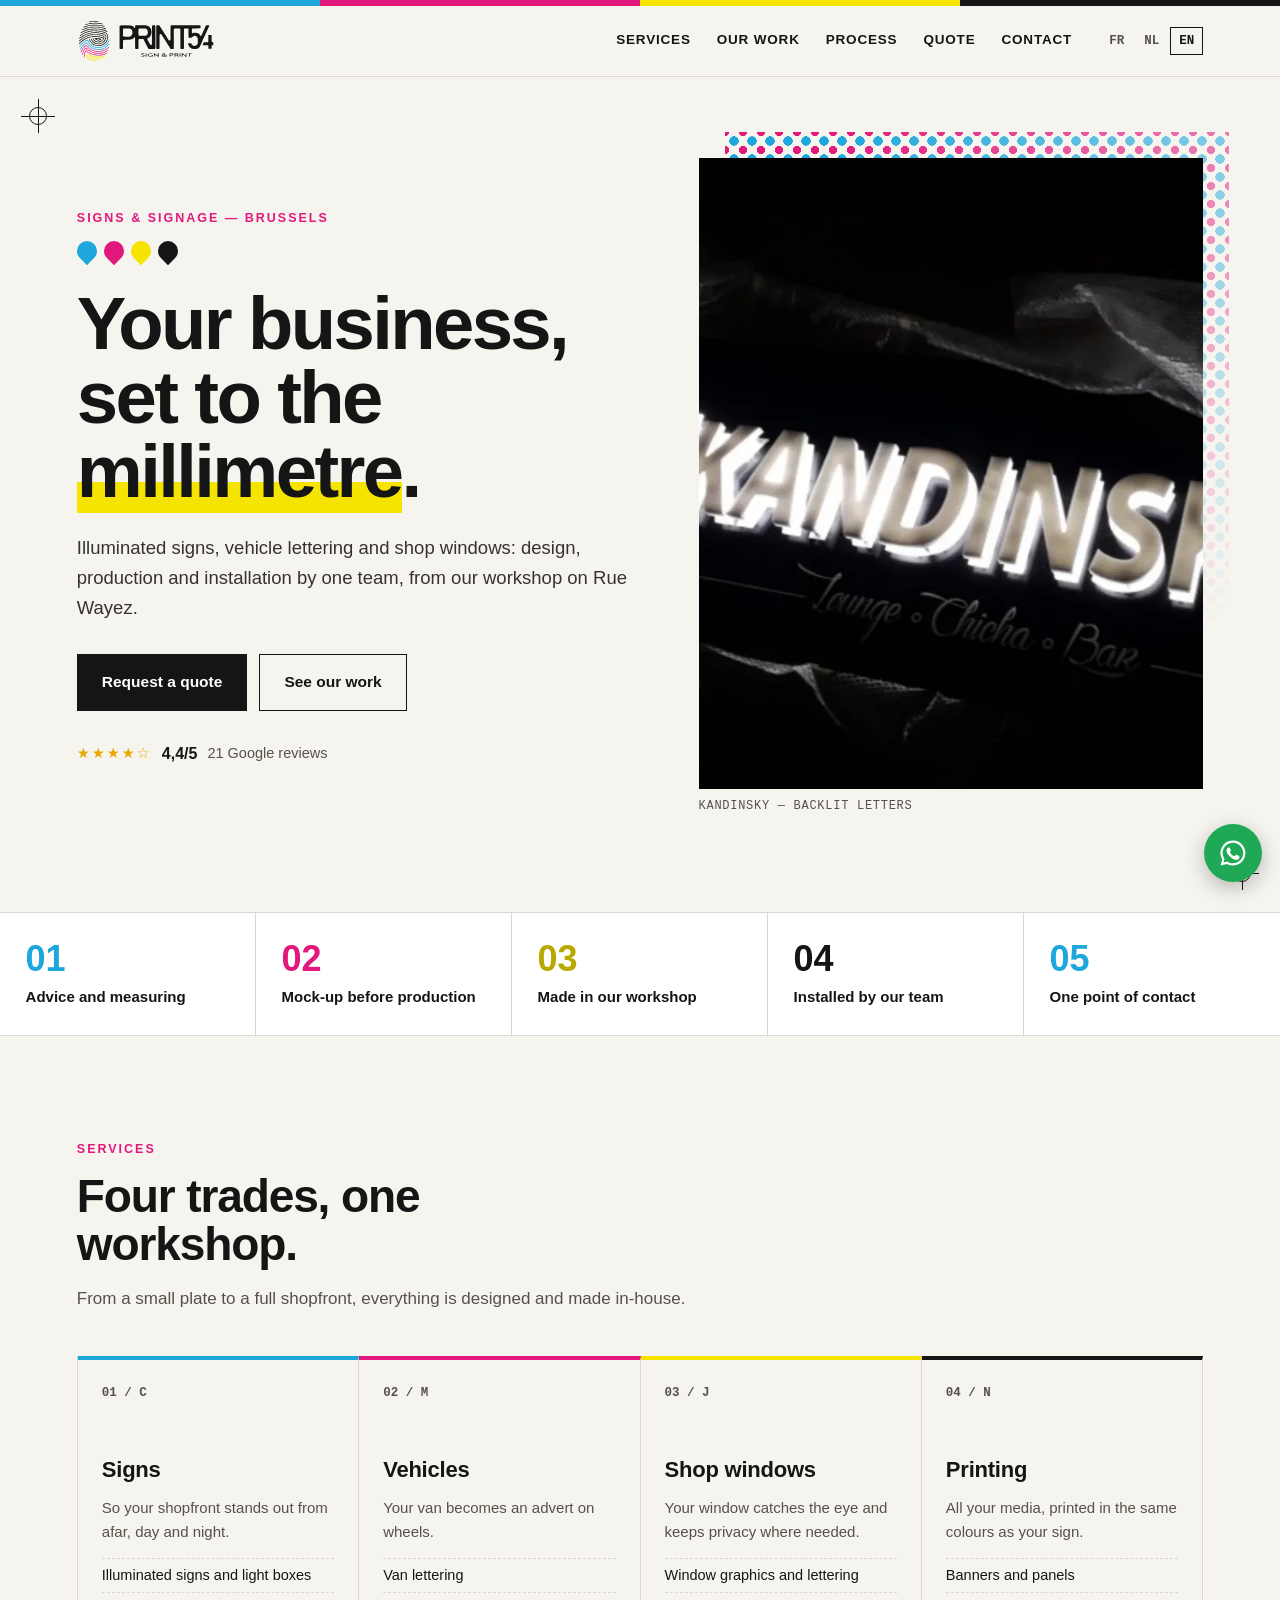
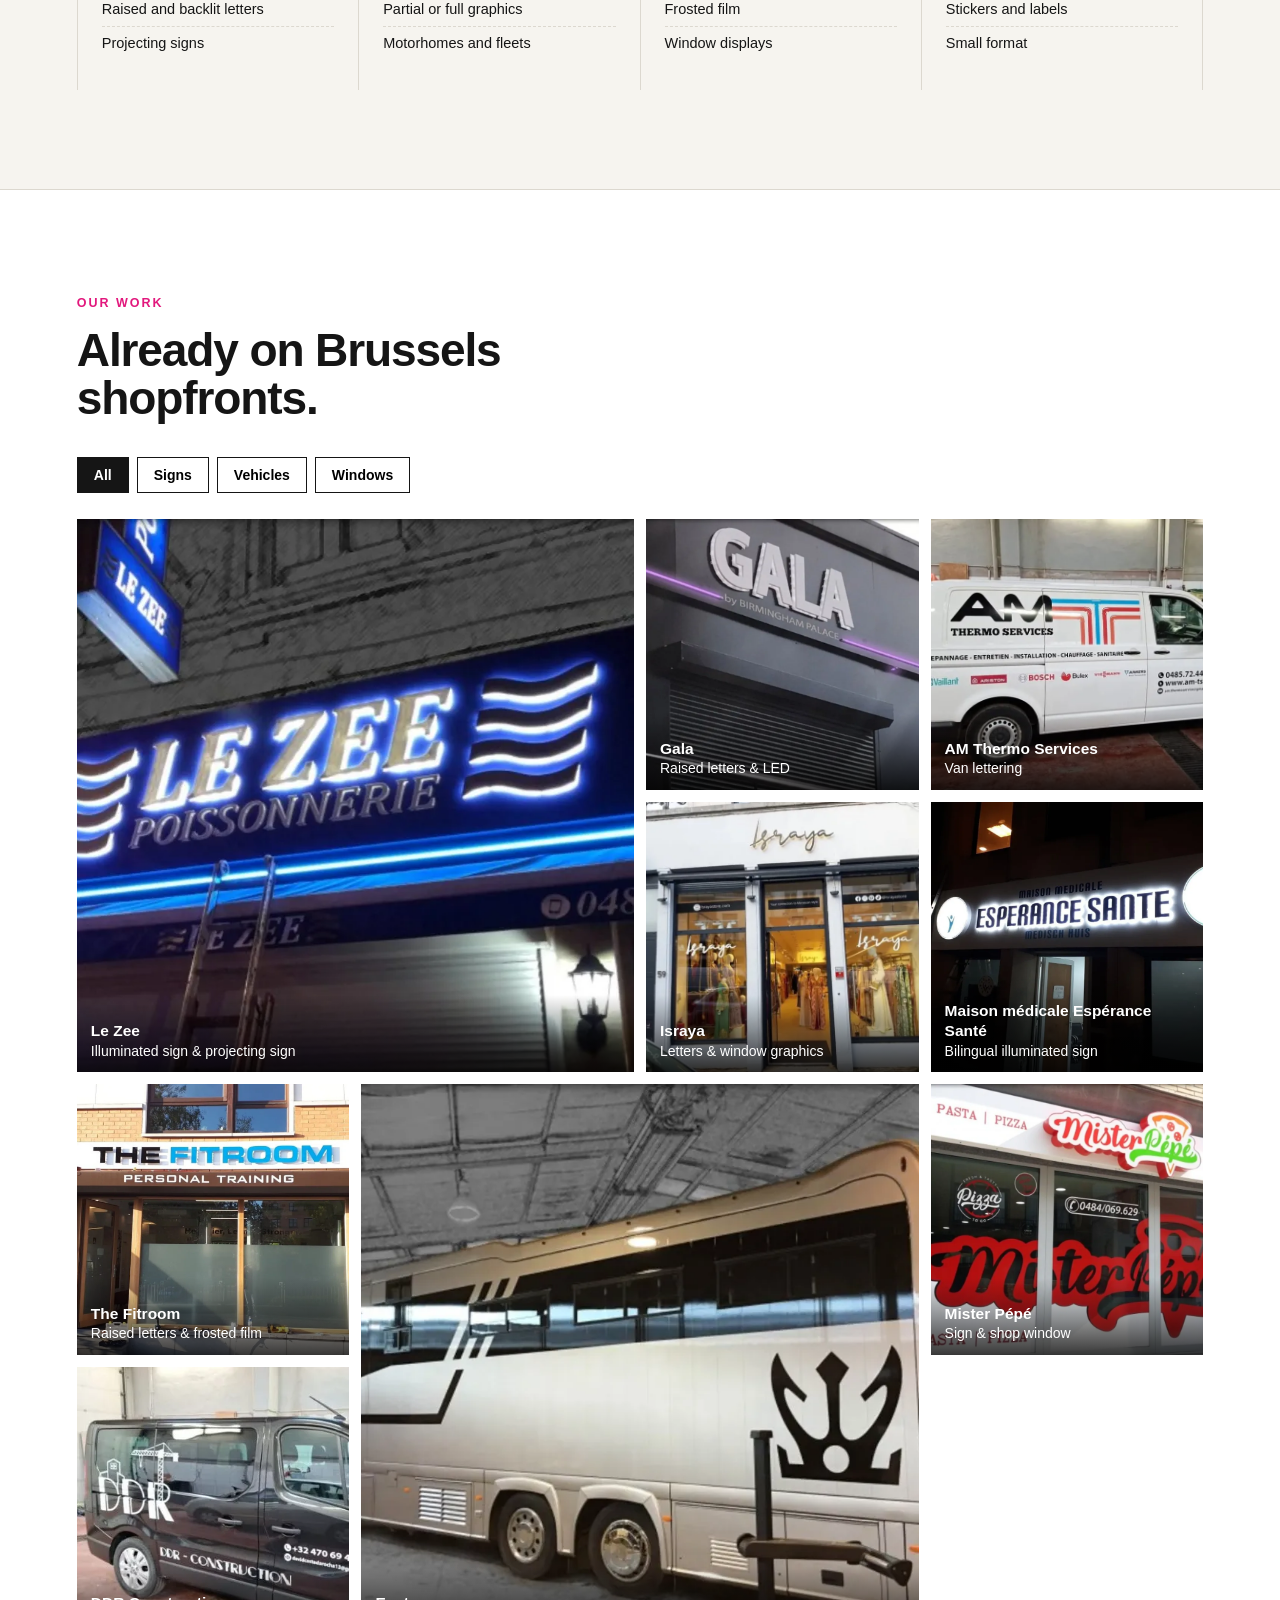
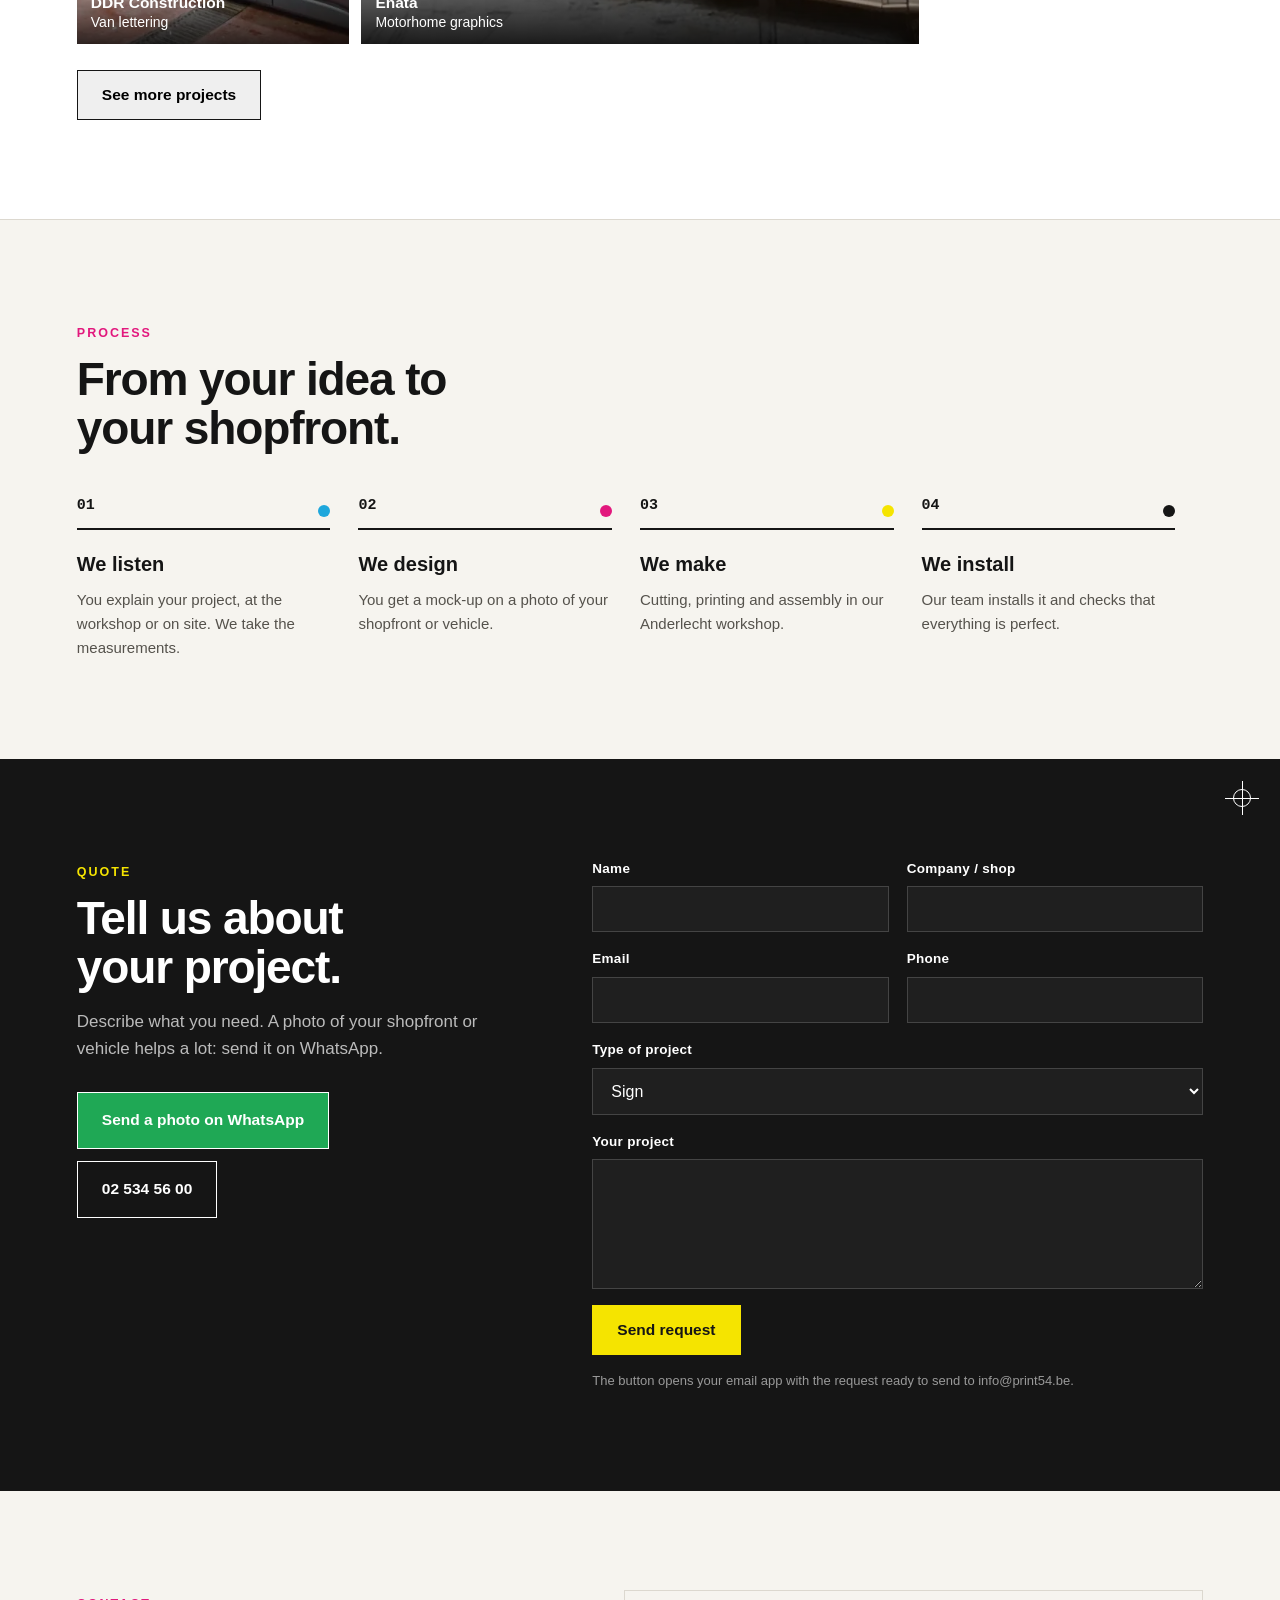
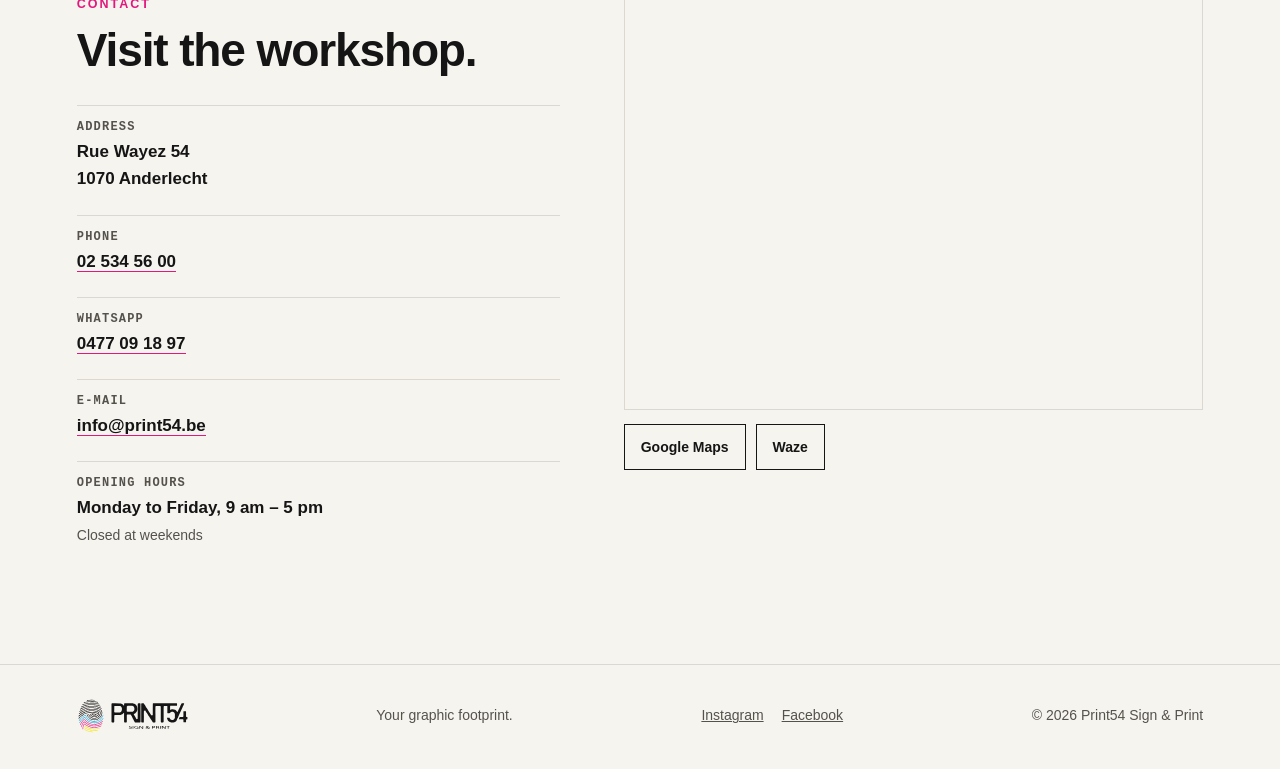
<file: v2/index.html>
<!DOCTYPE html>
<html lang="fr">
<head>
<meta charset="utf-8">
<meta name="viewport" content="width=device-width, initial-scale=1">
<!-- Version de test : retirer la ligne suivante pour la mise en ligne sur print54.be -->
<meta name="robots" content="noindex, nofollow">
<title>Print54 Sign &amp; Print — Enseignes, lettrage de véhicules et vitrines à Bruxelles</title>
<meta name="description" content="Print54, atelier d'enseignes à Anderlecht (Bruxelles) : enseignes lumineuses, lettres en relief, lettrage de véhicules, vitrophanie et impression grand format. Conception, fabrication et pose.">
<link rel="canonical" href="https://www.print54.be/">
<link rel="icon" href="img/favicon.svg" type="image/svg+xml">
<link rel="apple-touch-icon" href="img/apple-touch-icon.png">
<meta name="theme-color" content="#f6f4ef">
<meta property="og:type" content="website">
<meta property="og:title" content="Print54 Sign &amp; Print — Bruxelles">
<meta property="og:description" content="Enseignes, véhicules, vitrines et impression grand format. Conception, fabrication et pose.">
<meta property="og:image" content="https://www.print54.be/img/og-print54.jpg">
<meta property="og:url" content="https://www.print54.be/">
<link rel="stylesheet" href="assets/style.css">
<script type="application/ld+json">
{"@context":"https://schema.org","@type":"LocalBusiness","name":"Print54 Sign & Print","url":"https://www.print54.be/","image":"https://www.print54.be/img/og-print54.jpg","telephone":"+3225345600","email":"info@print54.be","address":{"@type":"PostalAddress","streetAddress":"Rue Wayez 54","postalCode":"1070","addressLocality":"Anderlecht","addressCountry":"BE"},"geo":{"@type":"GeoCoordinates","latitude":50.8361428,"longitude":4.3151683},"openingHoursSpecification":[{"@type":"OpeningHoursSpecification","dayOfWeek":["Monday","Tuesday","Wednesday","Thursday","Friday"],"opens":"09:00","closes":"17:00"}],"sameAs":["https://www.instagram.com/print54bxl/"]}
</script>
</head>
<body>
<a class="saut" href="#contenu" data-i="saut">Aller au contenu</a>
<div class="bande-cmjn" aria-hidden="true"><i style="background:var(--c)"></i><i style="background:var(--m)"></i><i style="background:var(--j)"></i><i style="background:var(--k)"></i></div>

<header class="entete">
  <a class="logo" href="#" aria-label="Print54 Sign &amp; Print"><img src="img/logo-horizontal-noir.svg" alt="Print54 Sign &amp; Print" width="138" height="42"></a>
  <button class="burger" aria-expanded="false" aria-controls="menu" data-i="menu">Menu</button>
  <nav class="menu" id="menu" aria-label="Navigation principale">
    <a href="#services" data-i="nav1">Services</a>
    <a href="#realisations" data-i="nav2">Réalisations</a>
    <a href="#methode" data-i="nav3">Méthode</a>
    <a href="#devis" data-i="nav4">Devis</a>
    <a href="#contact" data-i="nav5">Contact</a>
  </nav>
  <div class="langues" role="group" aria-label="Langue">
    <button data-lang="fr" aria-pressed="true">FR</button><button data-lang="nl" aria-pressed="false">NL</button><button data-lang="en" aria-pressed="false">EN</button>
  </div>
</header>

<main id="contenu">
<section class="accueil">
  <div class="repere r1" aria-hidden="true"><i></i></div><div class="repere r2" aria-hidden="true"><i></i></div>
  <div>
    <span class="tag" data-i="h_tag">Enseignes &amp; signalétique — Bruxelles</span>
    <div class="gouttes" aria-hidden="true"><i style="background:var(--c)"></i><i style="background:var(--m)"></i><i style="background:var(--j)"></i><i style="background:var(--k)"></i></div>
    <h1 data-ih="h_titre">Votre commerce,<br>calé au <span class="surligne">millimètre</span>.</h1>
    <p data-i="h_texte">Enseignes lumineuses, lettrage de véhicules et vitrines : conception, fabrication et pose par la même équipe, depuis notre atelier de la rue Wayez.</p>
    <div class="boutons">
      <a class="btn plein" href="#devis" data-i="h_b1">Demander un devis</a>
      <a class="btn" href="#realisations" data-i="h_b2">Voir les réalisations</a>
    </div>
    <!-- Note Google relevée le 22/11/2026 : à mettre à jour à la main (rechercher "21 avis") -->
    <a class="avis" href="https://www.google.com/search?q=Print54+Sign+%26+Print+Anderlecht" target="_blank" rel="noopener">
      <span class="etoiles" aria-hidden="true">★★★★☆</span><b>4,4/5</b><span data-i="h_avis">21 avis Google</span>
    </a>
  </div>
  <figure class="vitrine">
    <img src="img/kandinsky.webp" alt="Lettres rétroéclairées de l'enseigne Kandinsky, réalisées par Print54" width="1000" height="737" fetchpriority="high">
    <figcaption data-i="h_legende">Kandinsky — lettres rétroéclairées</figcaption>
  </figure>
</section>

<!-- TODO : engagements provisoires, à valider avec le client -->
<section class="engagements" aria-label="Nos engagements"><ol>
  <li><b style="color:var(--c)">01</b><span data-i="e1">Conseil et prise de mesures</span></li>
  <li><b style="color:var(--m)">02</b><span data-i="e2">Maquette avant fabrication</span></li>
  <li><b style="color:var(--jt)">03</b><span data-i="e3">Fabrication à l'atelier</span></li>
  <li><b>04</b><span data-i="e4">Pose par notre équipe</span></li>
  <li><b style="color:var(--c)">05</b><span data-i="e5">Un seul interlocuteur</span></li>
</ol></section>

<section id="services" class="apparait">
  <span class="tag" data-i="s_tag">Services</span>
  <h2 class="titre" data-i="s_titre">Quatre métiers, un seul atelier.</h2>
  <p class="intro" data-i="s_intro">De la petite plaque à la façade complète, tout est conçu et produit chez nous.</p>
  <div class="cartes">
    <article class="carte" style="border-top-color:var(--c)"><span class="num">01 / C</span><h3 data-i="s1">Enseignes</h3><p data-i="s1p">Pour que votre façade se voie de loin, de jour comme de nuit.</p>
      <ul><li data-i="s1a">Enseignes lumineuses et caissons</li><li data-i="s1b">Lettres en relief et rétroéclairées</li><li data-i="s1c">Enseignes drapeau</li></ul></article>
    <article class="carte" style="border-top-color:var(--m)"><span class="num">02 / M</span><h3 data-i="s2">Véhicules</h3><p data-i="s2p">Votre camionnette devient une publicité qui roule.</p>
      <ul><li data-i="s2a">Lettrage d'utilitaires</li><li data-i="s2b">Décors partiels ou complets</li><li data-i="s2c">Camping-cars et flottes</li></ul></article>
    <article class="carte" style="border-top-color:var(--j)"><span class="num">03 / J</span><h3 data-i="s3">Vitrines</h3><p data-i="s3p">Votre vitrine attire le regard et garde l'intimité là où il faut.</p>
      <ul><li data-i="s3a">Vitrophanie et lettrage</li><li data-i="s3b">Film dépoli</li><li data-i="s3c">Décors de vitrine</li></ul></article>
    <article class="carte" style="border-top-color:var(--k)"><span class="num">04 / N</span><h3 data-i="s4">Impression</h3><p data-i="s4p">Tous vos supports, imprimés avec les mêmes couleurs que votre enseigne.</p>
      <ul><li data-i="s4a">Bâches et panneaux</li><li data-i="s4b">Autocollants et étiquettes</li><li data-i="s4c">Petit format</li></ul></article>
  </div>
</section>

<section id="realisations" class="realisations apparait">
  <span class="tag" data-i="r_tag">Réalisations</span>
  <h2 class="titre" data-i="r_titre">Déjà sur les façades bruxelloises.</h2>
  <div class="filtres" role="group" aria-label="Filtrer les réalisations">
    <button data-f="tout" aria-pressed="true" data-i="f0">Tout</button>
    <button data-f="ens" aria-pressed="false" data-i="f1">Enseignes</button>
    <button data-f="veh" aria-pressed="false" data-i="f2">Véhicules</button>
    <button data-f="vit" aria-pressed="false" data-i="f3">Vitrines</button>
  </div>
  <ul class="galerie" id="galerie"></ul>
  <button class="btn plus" id="plus" data-i="r_plus">Voir plus de réalisations</button>
  <dialog class="visionneuse" id="visionneuse" aria-label="Photo agrandie">
    <button class="fermer" data-i="fermer">Fermer ✕</button>
    <button class="nav prec" aria-label="Précédente">←</button><button class="nav suiv" aria-label="Suivante">→</button>
    <img alt=""><p></p>
  </dialog>
</section>

<section id="methode" class="apparait">
  <span class="tag" data-i="m_tag">Méthode</span>
  <h2 class="titre" data-i="m_titre">De votre idée à votre façade.</h2>
  <ol class="etapes">
    <li style="--pt:var(--c)"><h3 data-i="m1">On écoute</h3><p data-i="m1p">Vous nous expliquez votre projet, à l'atelier ou sur place. On prend les mesures.</p></li>
    <li style="--pt:var(--m)"><h3 data-i="m2">On dessine</h3><p data-i="m2p">Vous recevez une maquette sur photo de votre façade ou de votre véhicule.</p></li>
    <li style="--pt:var(--j)"><h3 data-i="m3">On fabrique</h3><p data-i="m3p">Découpe, impression et montage dans notre atelier d'Anderlecht.</p></li>
    <li style="--pt:var(--k)"><h3 data-i="m4">On pose</h3><p data-i="m4p">Notre équipe installe et vérifie que tout est parfait.</p></li>
  </ol>
</section>

<section id="devis" class="devis">
  <div class="repere r1" aria-hidden="true"><i></i></div>
  <div>
    <span class="tag" data-i="d_tag">Devis</span>
    <h2 class="titre" data-i="d_titre">Parlez-nous de votre projet.</h2>
    <p class="intro" data-i="d_intro">Décrivez ce dont vous avez besoin. Une photo de votre façade ou de votre véhicule nous aide beaucoup : envoyez-la par WhatsApp.</p>
    <div class="raccourcis">
      <a class="btn wa" id="wa-devis" href="https://wa.me/32477091897" target="_blank" rel="noopener" data-i="d_wa">Envoyer une photo sur WhatsApp</a>
      <a class="btn" href="tel:+3225345600">02 534 56 00</a>
    </div>
  </div>
  <form id="form-devis" novalidate>
    <label><span data-i="d_nom">Nom</span><input name="nom" autocomplete="name" required></label>
    <label><span data-i="d_soc">Société / commerce</span><input name="societe" autocomplete="organization"></label>
    <label><span data-i="d_mail">E-mail</span><input name="email" type="email" autocomplete="email" required></label>
    <label><span data-i="d_tel">Téléphone</span><input name="tel" type="tel" autocomplete="tel"></label>
    <label class="large"><span data-i="d_type">Type de projet</span>
      <select name="type"><option data-i="o1">Enseigne</option><option data-i="o2">Lettrage de véhicule</option><option data-i="o3">Vitrine</option><option data-i="o4">Impression</option><option data-i="o5">Autre</option></select></label>
    <label class="large"><span data-i="d_msg">Votre projet</span><textarea name="message" required></textarea></label>
    <button class="btn" type="submit" data-i="d_envoi">Envoyer la demande</button>
    <p class="note" data-i="d_note">Le bouton ouvre votre messagerie avec la demande prête à envoyer à info@print54.be.</p>
  </form>
</section>

<section id="contact" class="contact apparait">
  <div>
    <span class="tag" data-i="c_tag">Contact</span>
    <h2 class="titre" data-i="c_titre">Passez à l'atelier.</h2>
    <dl class="coord">
      <div><dt data-i="c_adr">Adresse</dt><dd>Rue Wayez 54<br>1070 Anderlecht</dd></div>
      <div><dt data-i="c_tel">Téléphone</dt><dd><a href="tel:+3225345600">02 534 56 00</a></dd></div>
      <div><dt>WhatsApp</dt><dd><a href="https://wa.me/32477091897" target="_blank" rel="noopener">0477 09 18 97</a></dd></div>
      <div><dt>E-mail</dt><dd><a href="mailto:info@print54.be">info@print54.be</a></dd></div>
      <!-- Horaires à confirmer avec le client -->
      <div><dt data-i="c_hor">Horaires</dt><dd><span data-i="c_hor1">Lundi au vendredi, 9 h – 17 h</span><br><span class="petit" data-i="c_hor2">Fermé le week-end</span></dd></div>
    </dl>
  </div>
  <div>
    <div class="carte-plan">
      <iframe title="Plan : Print54, Rue Wayez 54, 1070 Anderlecht" loading="lazy" src="https://www.openstreetmap.org/export/embed.html?bbox=4.3102%2C50.8336%2C4.3201%2C50.8387&amp;layer=mapnik&amp;marker=50.8361428%2C4.3151683"></iframe>
    </div>
    <div class="itineraires">
      <a class="btn" href="https://www.google.com/maps/dir/?api=1&amp;destination=Rue+Wayez+54%2C+1070+Anderlecht" target="_blank" rel="noopener">Google Maps</a>
      <a class="btn" href="https://waze.com/ul?ll=50.8361428%2C4.3151683&amp;navigate=yes" target="_blank" rel="noopener">Waze</a>
    </div>
  </div>
</section>
</main>

<footer class="pied">
  <img src="img/logo-horizontal-noir.svg" alt="Print54 Sign &amp; Print" width="112" height="34">
  <span data-i="p_slogan">Votre empreinte graphique.</span>
  <nav aria-label="Réseaux sociaux">
    <a href="https://www.instagram.com/print54bxl/" target="_blank" rel="noopener">Instagram</a>
    <!-- TODO : remplacer par l'adresse exacte de la page Facebook Print54-BXL -->
    <a href="https://www.facebook.com/search/top?q=Print54-BXL" target="_blank" rel="noopener">Facebook</a>
  </nav>
  <!-- TODO : ajouter le numéro de TVA -->
  <span>© <span id="annee">2026</span> Print54 Sign &amp; Print</span>
</footer>

<a class="wa-flottant" id="wa-flottant" href="https://wa.me/32477091897" target="_blank" rel="noopener" aria-label="WhatsApp">
  <svg viewBox="0 0 24 24" aria-hidden="true"><path d="M12 2a10 10 0 0 0-8.6 15.1L2 22l5-1.3A10 10 0 1 0 12 2zm0 18.2c-1.5 0-3-.4-4.3-1.2l-.3-.2-3 .8.8-2.9-.2-.3A8.2 8.2 0 1 1 12 20.2zm4.5-6.1c-.2-.1-1.5-.7-1.7-.8-.2-.1-.4-.1-.6.1l-.8 1c-.1.2-.3.2-.5.1a6.7 6.7 0 0 1-3.3-2.9c-.3-.4.2-.4.7-1.4.1-.2 0-.3 0-.4l-.8-1.8c-.2-.5-.4-.4-.6-.4h-.5c-.2 0-.4.1-.7.3-.2.3-.9.9-.9 2.2s.9 2.5 1 2.7c.1.2 1.8 2.8 4.4 3.9 1.6.7 2.3.8 3.1.6.5-.1 1.5-.6 1.7-1.2.2-.6.2-1.1.2-1.2-.1-.1-.3-.2-.5-.3z"/></svg>
</a>

<script src="assets/app.js" defer></script>
</body>
</html>
</file>
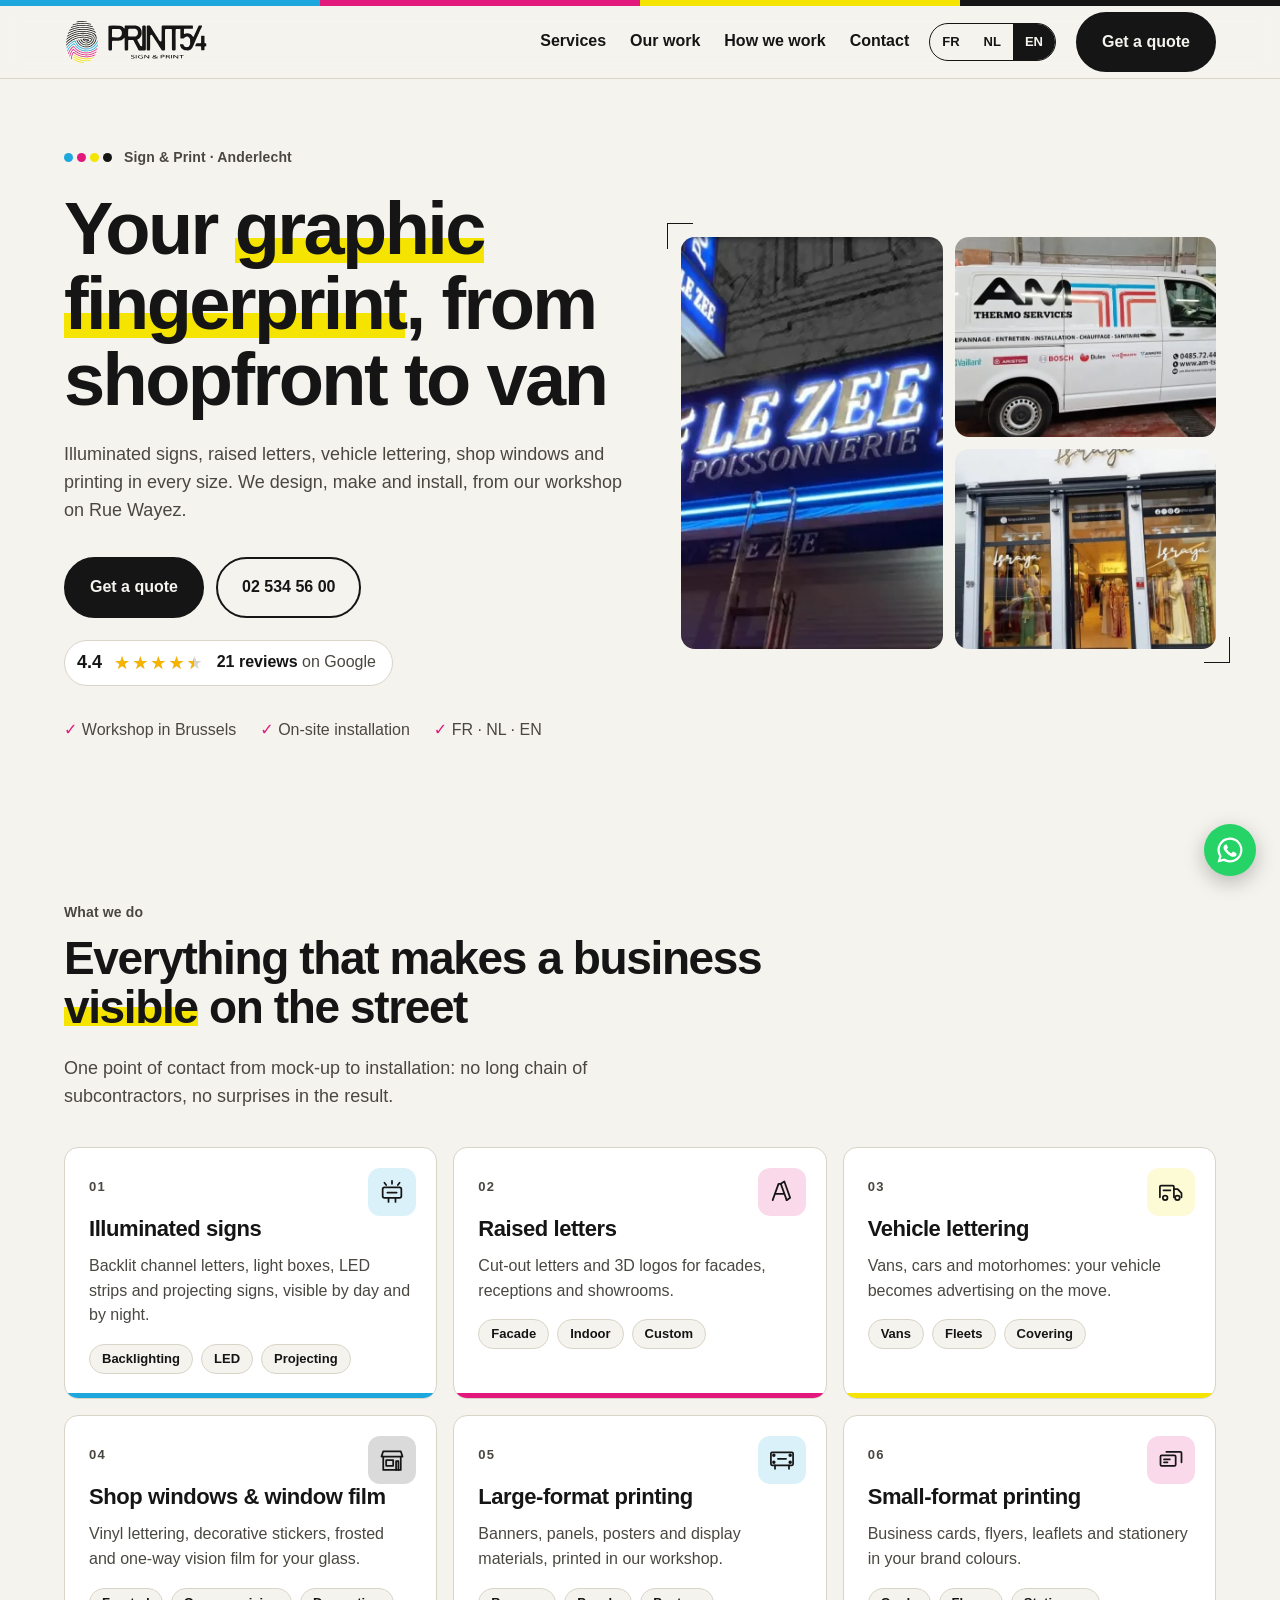
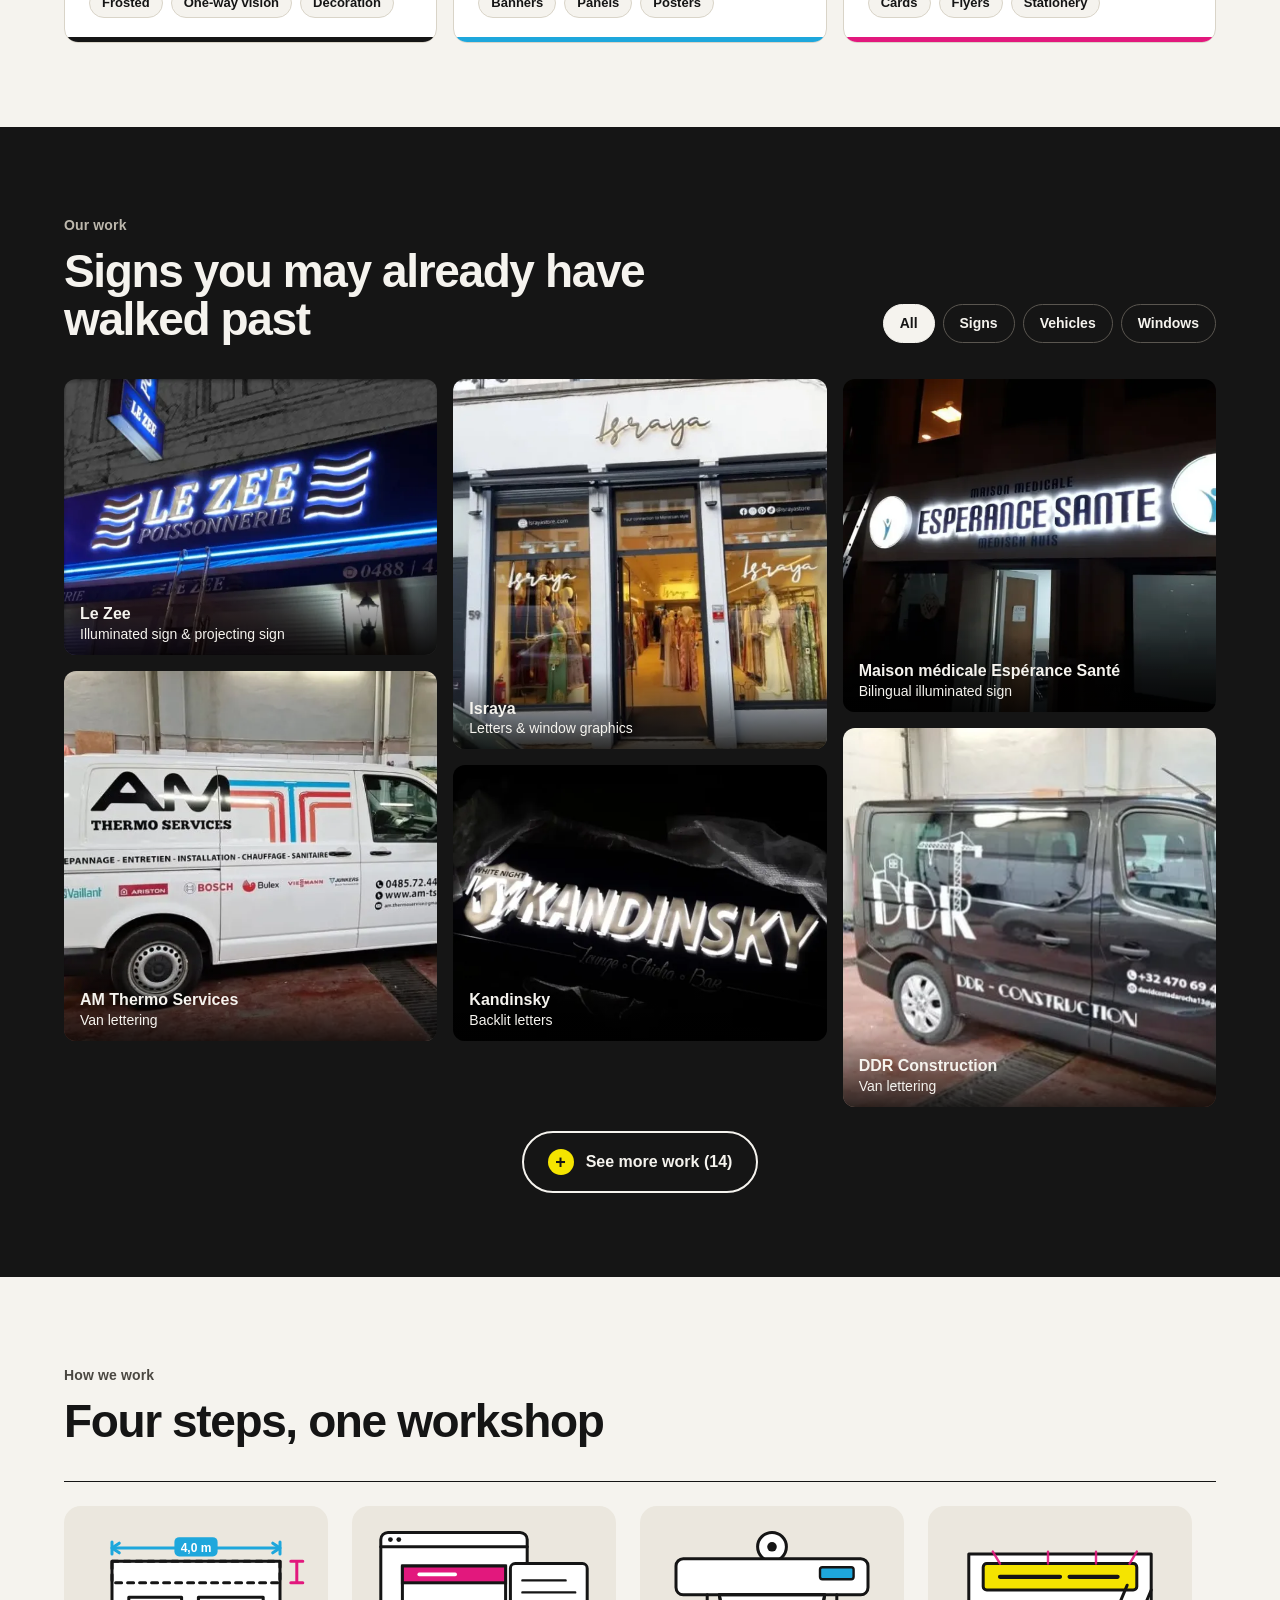
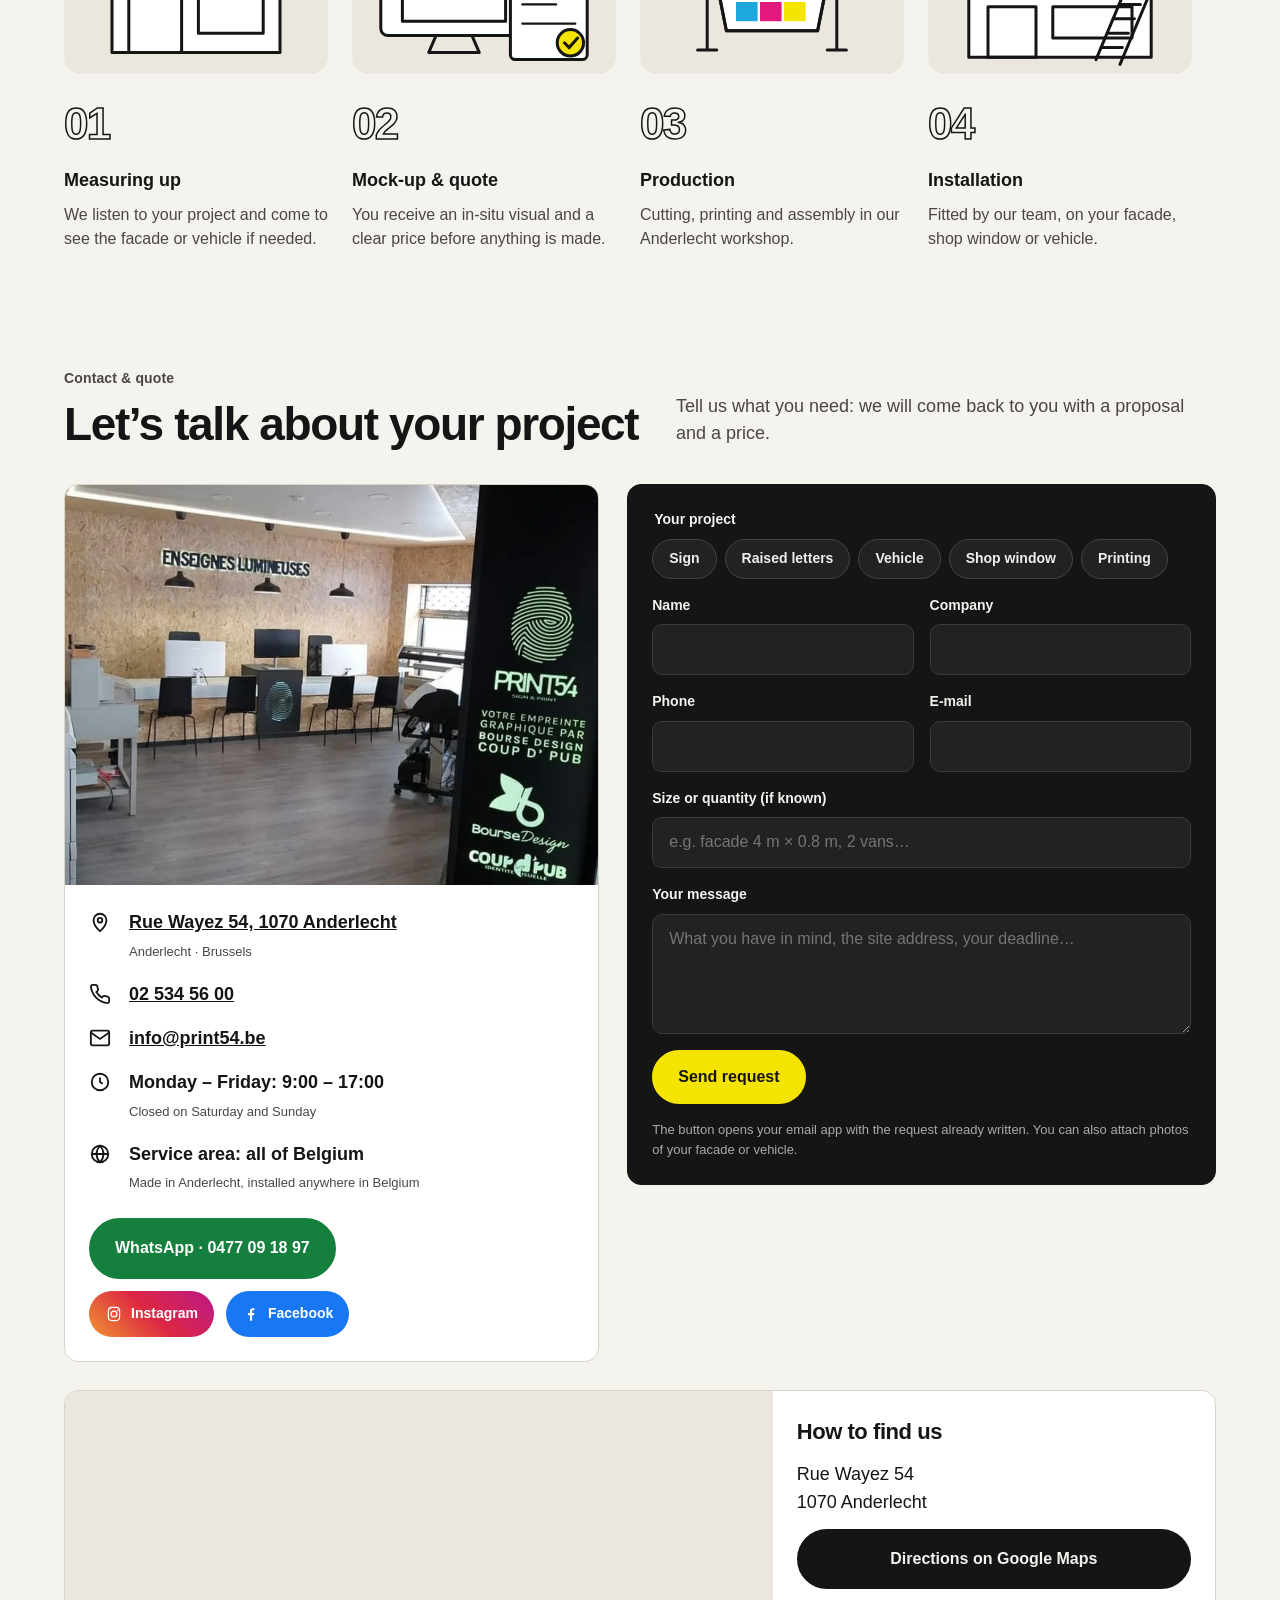
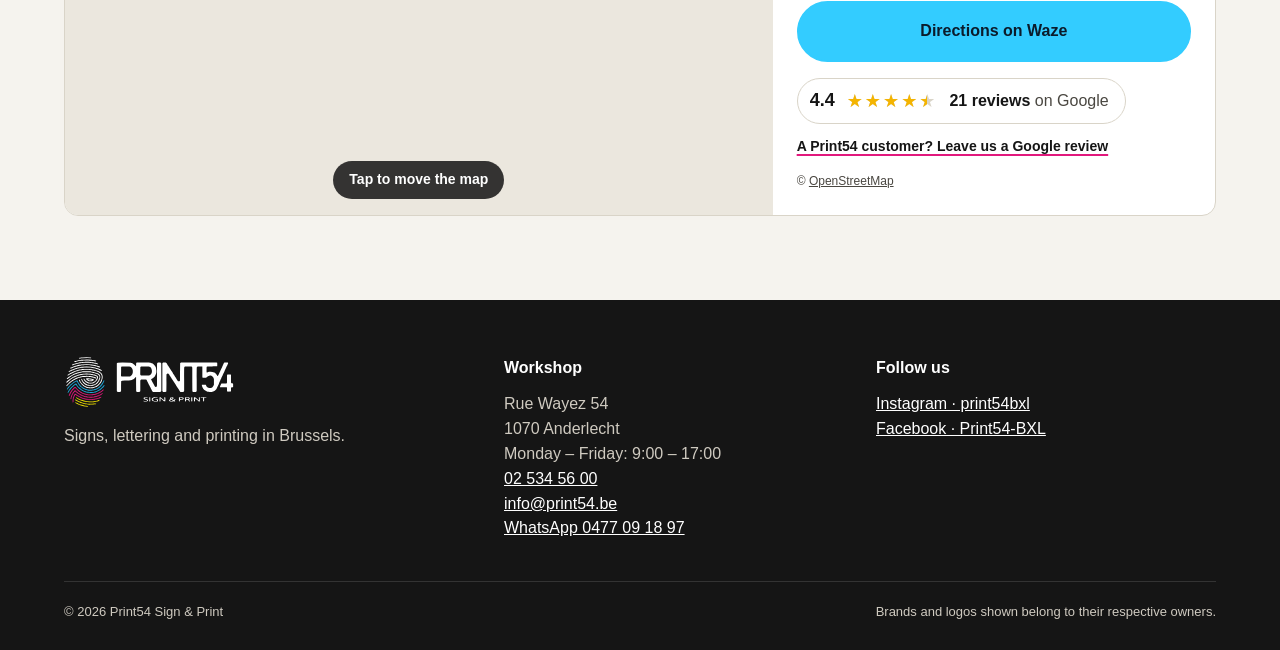
<file: v3/index.html>
<!doctype html>
<html lang="fr">
<head>
<meta charset="utf-8">
<meta name="viewport" content="width=device-width, initial-scale=1">
<meta name="robots" content="noindex, nofollow"><!-- version de test : retirer cette ligne pour la mise en ligne sur print54.be -->
<title>V3 · Enseignes &amp; lettrage de véhicules à Bruxelles | Print54</title>
<meta name="description" content="Atelier d’enseignes à Anderlecht : enseignes lumineuses, lettres en relief, lettrage de véhicules, vitrophanie et impression. Pose dans toute la Belgique.">
<link rel="canonical" href="https://whiteshade15.github.io/print54/">
<link rel="icon" href="../img/favicon.svg" type="image/svg+xml">
<link rel="apple-touch-icon" href="../img/apple-touch-icon.png">
<meta name="theme-color" content="#f5f3ee">
<meta property="og:type" content="website">
<meta property="og:locale" content="fr_BE">
<meta property="og:locale:alternate" content="nl_BE">
<meta property="og:locale:alternate" content="en_GB">
<meta property="og:site_name" content="Print54 Sign & Print">
<meta property="og:title" content="Print54 · Votre empreinte graphique">
<meta property="og:description" content="Enseignes lumineuses, lettrage véhicule, vitrophanie et impression, à Anderlecht.">
<meta property="og:url" content="https://whiteshade15.github.io/print54/">
<meta property="og:image" content="https://whiteshade15.github.io/print54/img/og-print54.jpg">
<meta name="twitter:card" content="summary_large_image">
<script type="application/ld+json">
{
  "@context": "https://schema.org",
  "@type": "LocalBusiness",
  "name": "Print54 Sign & Print",
  "description": "Enseignes lumineuses, lettrage de véhicules, vitrophanie, impression grand et petit format.",
  "url": "https://www.print54.be/",
  "logo": "https://www.print54.be/img/logo-horizontal-noir.svg",
  "image": "https://www.print54.be/img/showroom.webp",
  "telephone": "+32 2 534 56 00",
  "contactPoint": [{"@type":"ContactPoint","contactType":"customer service","telephone":"+32 477 09 18 97","contactOption":"WhatsApp"}],
  "email": "info@print54.be",
  "address": {
    "@type": "PostalAddress",
    "streetAddress": "Rue Wayez 54",
    "postalCode": "1070",
    "addressLocality": "Anderlecht",
    "addressRegion": "Bruxelles-Capitale",
    "addressCountry": "BE"
  },
  "openingHoursSpecification": [{"@type":"OpeningHoursSpecification","dayOfWeek":["Monday","Tuesday","Wednesday","Thursday","Friday"],"opens":"09:00","closes":"17:00"}],
  "geo": {"@type":"GeoCoordinates","latitude":50.8361428,"longitude":4.3151683},
  "hasMap": "https://www.google.com/maps/place/?q=place_id:ChIJVXrYphvEw0cRHWjKTvQ2EU0",
  "areaServed": [{"@type": "City", "name": "Bruxelles"}, {"@type": "Country", "name": "Belgium"}],
  "knowsLanguage": ["fr", "nl", "en"],
  "hasOfferCatalog": {"@type": "OfferCatalog", "name": "Services", "itemListElement": [{"@type":"Offer","itemOffered":{"@type":"Service","name":"Enseignes lumineuses"}}, {"@type":"Offer","itemOffered":{"@type":"Service","name":"Lettres en relief"}}, {"@type":"Offer","itemOffered":{"@type":"Service","name":"Lettrage de véhicules"}}, {"@type":"Offer","itemOffered":{"@type":"Service","name":"Vitrines & vitrophanie"}}, {"@type":"Offer","itemOffered":{"@type":"Service","name":"Impression grand format"}}, {"@type":"Offer","itemOffered":{"@type":"Service","name":"Impression petit format"}}]},
  "sameAs": ["https://www.instagram.com/print54bxl/"]
}
</script>
<style>
:root{
  --paper:#f5f3ee; --paper-2:#ebe7de; --ink:#151515; --ink-2:#4a4741; --line:#d9d4c8;
  --c:#1ea7dc; --m:#e2187d; --y:#f5e400; --k:#151515;
  --r:14px; --max:1200px;
  --sans:"Inter","Segoe UI","Helvetica Neue",Arial,system-ui,sans-serif;
}
*{box-sizing:border-box}
html{scroll-behavior:smooth;-webkit-text-size-adjust:100%}
body{margin:0;background:var(--paper);color:var(--ink);font:400 18px/1.55 var(--sans)}
img{display:block;max-width:100%}
a{color:inherit}
.wrap{max-width:var(--max);margin:0 auto;padding:0 24px}
.skip{position:absolute;left:-999px}.skip:focus{left:12px;top:12px;background:#fff;padding:8px 12px;z-index:99}

/* barre de couleurs façon gamme d'impression */
.cmyk{display:flex;height:6px}
.cmyk i{flex:1}.cmyk i:nth-child(1){background:var(--c)}.cmyk i:nth-child(2){background:var(--m)}.cmyk i:nth-child(3){background:var(--y)}.cmyk i:nth-child(4){background:var(--k)}

/* en-tête */
header{position:sticky;top:0;z-index:40;background:rgba(245,243,238,.92);backdrop-filter:blur(10px);border-bottom:1px solid var(--line)}
.bar{display:flex;align-items:center;gap:20px;height:72px}
.brand img{height:44px;width:auto}
nav{margin-left:auto;display:flex;gap:24px;font-weight:600;font-size:16px}
nav a{text-decoration:none;padding:8px 0;border-bottom:2px solid transparent}
nav a:hover{border-color:var(--m)}
.lang{display:flex;border:1.5px solid var(--ink);border-radius:999px;overflow:hidden;font-weight:700;font-size:13px}
.lang button{all:unset;cursor:pointer;padding:8px 12px}
.lang button[aria-pressed="true"]{background:var(--ink);color:var(--paper)}
.btn{display:inline-flex;align-items:center;gap:12px;font-weight:700;text-decoration:none;border-radius:999px;padding:16px 24px;border:2px solid var(--ink);cursor:pointer;font-size:16px;font-family:inherit}
.btn-ink{background:var(--ink);color:var(--paper)}
.btn-ink:hover{background:var(--m);border-color:var(--m)}
.btn-line{background:transparent;color:var(--ink)}
.btn-line:hover{background:var(--ink);color:var(--paper)}
.menu-btn{display:none}

/* hero */
.hero{padding:64px 0 72px}
.hero-grid{display:grid;grid-template-columns:1.05fr 1fr;gap:56px;align-items:center}
.kicker{display:inline-flex;align-items:center;gap:12px;font-weight:600;font-size:14px;letter-spacing:.01em;color:var(--ink-2)}
.dots{display:inline-flex;gap:4px}.dots b{width:9px;height:9px;border-radius:50%}
.dots b:nth-child(1){background:var(--c)}.dots b:nth-child(2){background:var(--m)}.dots b:nth-child(3){background:var(--y)}.dots b:nth-child(4){background:var(--k)}
h1{font-size:clamp(40px,6vw,74px);line-height:1.02;letter-spacing:-.035em;margin:20px 0 24px;font-weight:800}
h1 em,.sec-head h2 em{font-style:normal;background:linear-gradient(transparent 62%,var(--y) 62%,var(--y) 92%,transparent 92%)}
.lead{font-size:18px;color:var(--ink-2);max-width:34em;margin:0 0 32px}
.cta{display:flex;flex-wrap:wrap;gap:12px}
.hero-meta{margin-top:32px;display:flex;flex-wrap:wrap;gap:8px 24px;font-size:16px;color:var(--ink-2)}
.hero-meta span::before{content:"✓ ";color:var(--m);font-weight:800}
.collage{display:grid;grid-template-columns:1fr 1fr;grid-template-rows:200px 200px;gap:12px;position:relative}
.collage figure{margin:0;border-radius:var(--r);overflow:hidden;background:var(--paper-2)}
.collage figure:first-of-type{grid-row:span 2}
.collage img{width:100%;height:100%;object-fit:cover}
.collage figure:first-of-type img{object-position:35% center}
.mark{position:absolute;width:26px;height:26px;border-color:var(--ink);border-style:solid;border-width:0}
.mark.tl{top:-14px;left:-14px;border-top-width:1.5px;border-left-width:1.5px}
.mark.br{bottom:-14px;right:-14px;border-bottom-width:1.5px;border-right-width:1.5px}

/* sections */
section{padding:84px 0}
.sec-head{display:flex;justify-content:space-between;align-items:end;gap:24px;margin-bottom:36px;flex-wrap:wrap}
.sec-head h2 em{background:linear-gradient(transparent 50%,var(--y) 50%,var(--y) 86%,transparent 86%)}
.sec-head h2{font-size:clamp(30px,4vw,46px);line-height:1.05;letter-spacing:-.03em;margin:8px 0 0;font-weight:800;max-width:16em}
.sec-head p{margin:0;color:var(--ink-2);max-width:30em}
.dark{background:var(--ink);color:var(--paper)}
.dark .sec-head p,.dark .kicker{color:#bdb8ad}

/* services */
.services{display:grid;grid-template-columns:repeat(3,1fr);gap:16px}
.svc{background:#fff;border:1px solid var(--line);border-radius:var(--r);padding:24px 24px 24px;position:relative;overflow:hidden}
.svc .n{font-weight:800;font-size:13px;letter-spacing:.1em;color:var(--ink-2)}
.svc h3{margin:12px 0 8px;font-size:22px;letter-spacing:-.02em}
.svc p{margin:0;color:var(--ink-2);font-size:16px}
.svc::after{content:"";position:absolute;left:0;right:0;bottom:0;height:5px;background:var(--accent)}
.svc ul{margin:16px 0 0;padding:0;list-style:none;display:flex;flex-wrap:wrap;gap:8px}
.svc li{font-size:13px;font-weight:600;border:1px solid var(--line);border-radius:999px;padding:4px 12px;background:var(--paper)}

/* réalisations */
.filters{display:flex;flex-wrap:wrap;gap:8px}
.filters button{all:unset;cursor:pointer;font-weight:700;font-size:14px;padding:8px 16px;border-radius:999px;border:1.5px solid #5a5650;color:var(--paper)}
.filters button[aria-pressed="true"]{background:var(--paper);color:var(--ink);border-color:var(--paper)}
.gallery{columns:3 300px;column-gap:16px}
.work{break-inside:avoid;margin:0 0 16px;border-radius:12px;overflow:hidden;position:relative;cursor:zoom-in;background:#222}
.work img{width:100%;height:auto;transition:transform .5s}
.work:hover img,.work:focus-visible img{transform:scale(1.03)}
.work:focus-visible{outline:3px solid var(--y);outline-offset:3px}
.work figcaption{position:absolute;left:0;right:0;bottom:0;padding:28px 16px 12px;background:linear-gradient(transparent,rgba(0,0,0,.78));font-size:14px;line-height:1.3}
.work figcaption b{display:block;font-size:16px}
.work[hidden]{display:none}
.more-wrap{display:flex;justify-content:center;margin-top:24px}
.more-btn{all:unset;cursor:pointer;display:inline-flex;align-items:center;gap:12px;font-weight:700;font-size:16px;padding:16px 24px;border-radius:999px;border:2px solid var(--paper);color:var(--paper)}
.more-btn:hover,.more-btn:focus-visible{background:var(--paper);color:var(--ink)}
.more-btn b{display:inline-grid;place-items:center;width:26px;height:26px;border-radius:50%;background:var(--y);color:var(--ink);font-size:18px;line-height:1}
.more-btn[hidden]{display:none}

/* étapes */
.steps{display:grid;grid-template-columns:repeat(4,1fr);gap:0;counter-reset:s;border-top:1.5px solid var(--ink)}
.step{padding:24px 24px 8px 0;display:flex;flex-direction:column}
.step::before{order:1}.step h3{order:2}.step p{order:3}
.step::before{counter-increment:s;content:"0" counter(s);font-weight:800;font-size:44px;letter-spacing:-.04em;display:block;-webkit-text-stroke:1.5px var(--ink);color:transparent;margin-bottom:8px}
.step svg{display:block;width:100%;height:auto;margin-bottom:16px}
.step h3{margin:0 0 8px;font-size:18px}
.step p{margin:0;color:var(--ink-2);font-size:16px}

/* atelier + devis */
.contact-grid{display:grid;grid-template-columns:1fr 1.1fr;gap:28px;align-items:start}
.card{background:#fff;border:1px solid var(--line);border-radius:var(--r);overflow:hidden}
.card .pad{padding:24px}
.atelier img{width:100%;aspect-ratio:4/3;object-fit:cover}
.info{list-style:none;margin:0;padding:0;display:grid;gap:16px}
.info li{display:grid;grid-template-columns:28px 1fr;gap:12px;align-items:start}
.info svg{width:22px;height:22px;margin-top:2px}
.info a{font-weight:700}
form{display:grid;gap:16px}
.row{display:grid;grid-template-columns:1fr 1fr;gap:16px}
label{display:grid;gap:8px;font-weight:700;font-size:14px}
input,select,textarea{font:inherit;font-weight:400;font-size:16px;padding:12px 16px;border:1.5px solid var(--line);border-radius:10px;background:var(--paper);color:var(--ink);width:100%}
input:focus,select:focus,textarea:focus{outline:none;border-color:var(--c);background:#fff}
textarea{min-height:120px;resize:vertical}
.chips{display:flex;flex-wrap:wrap;gap:8px}
.chips label{all:unset;cursor:pointer}
.chips input{position:absolute;opacity:0;width:1px;height:1px}
.chips span{display:inline-block;font-size:14px;font-weight:600;padding:8px 16px;border-radius:999px;border:1.5px solid var(--line);background:var(--paper)}
.chips input:checked+span{background:var(--ink);color:var(--paper);border-color:var(--ink)}
.chips input:focus-visible+span{outline:2px solid var(--c);outline-offset:2px}
.note{font-size:13px;color:var(--ink-2);margin:0}
.wa{display:none}

/* avis */
.rating{display:inline-flex;align-items:center;gap:12px;text-decoration:none;color:var(--ink);background:#fff;border:1px solid var(--line);border-radius:999px;padding:8px 16px 8px 12px;font-size:16px;transition:border-color .2s}
.rating:hover{border-color:var(--ink)}
.rating .score{font-weight:800;font-size:18px}
.stars{position:relative;display:inline-block;font-size:18px;line-height:1;letter-spacing:2px;color:#d9d4c8}
.stars::before{content:"★★★★★"}
.stars i{position:absolute;inset:0;overflow:hidden;color:#f4b400;white-space:nowrap;font-style:normal}
.stars i::before{content:"★★★★★"}
.rating .src{color:var(--ink-2)}
.rating .src b{color:var(--ink);font-weight:700}

/* carte */
.map-card{margin-top:28px;display:grid;grid-template-columns:1.6fr 1fr;align-items:stretch}
.map-wrap{position:relative;min-height:360px;background:var(--paper-2)}
.map-wrap iframe{position:absolute;inset:0;width:100%;height:100%;border:0}
.map-shield{position:absolute;inset:0;all:unset;position:absolute;inset:0;cursor:pointer;display:flex;align-items:flex-end;justify-content:center;padding-bottom:16px}
.map-shield span{background:rgba(21,21,21,.85);color:#fff;font-weight:700;font-size:14px;padding:8px 16px;border-radius:999px}
.map-side{padding:24px;display:flex;flex-direction:column;gap:12px;justify-content:center}
.map-side h3{margin:0;font-size:22px;letter-spacing:-.02em}
.map-side .btn{justify-content:center}
.map-credit{font-size:12px;color:var(--ink-2)}
@media (max-width:760px){.map-card{grid-template-columns:1fr}.map-wrap{min-height:300px}}

/* pied de page */
footer{background:var(--ink);color:#cfcac0;padding:56px 0 28px;font-size:16px}
.foot{display:grid;grid-template-columns:1.2fr 1fr 1fr;gap:32px}
footer img{height:52px;width:auto;margin-bottom:16px}
footer h4{color:#fff;margin:0 0 12px;font-size:16px}
footer a{color:#fff}
.legal{border-top:1px solid #333;margin-top:40px;padding-top:20px;display:flex;justify-content:space-between;flex-wrap:wrap;gap:12px;font-size:13px}

/* visionneuse */
dialog{border:0;padding:0;background:transparent;max-width:min(1100px,94vw)}
dialog::backdrop{background:rgba(10,10,10,.88)}
dialog img{max-height:82vh;width:auto;border-radius:10px}
dialog p{color:#fff;text-align:center;margin:12px 0 0;font-weight:600}
dialog button{all:unset;cursor:pointer;color:#fff;font-size:34px;line-height:1;position:fixed;top:16px;right:18px}

.wa-fab{position:fixed;right:18px;bottom:18px;z-index:50;width:58px;height:58px;border-radius:50%;background:#25d366;color:#fff;display:none;align-items:center;justify-content:center;box-shadow:0 6px 20px rgba(0,0,0,.25);transition:transform .2s}
.wa-fab:hover{transform:scale(1.07)}
.wa-fab svg{width:30px;height:30px}
@media (min-width:761px){.wa-fab{width:52px;height:52px;right:24px;bottom:24px}}
#intro{position:fixed;inset:0;z-index:100;background:#0f0f0f;display:flex;align-items:center;justify-content:center;cursor:pointer;animation:i-bg .6s ease 1.6s both,i-out .4s ease 2.55s both}
#intro svg{width:min(72vw,520px);height:auto;overflow:visible;transform-origin:50% 50%;animation:i-zoom .7s cubic-bezier(.55,0,.9,.35) 2.25s both}
@keyframes i-zoom{0%{transform:scale(1);opacity:1}70%{opacity:1}100%{transform:scale(16);opacity:0}}
#intro .lg{opacity:0;filter:drop-shadow(0 0 6px rgba(255,255,255,.75)) drop-shadow(0 0 22px rgba(30,167,220,.55));animation:i-fl 1.4s steps(1,end) .15s both,i-gl .6s ease 1.6s both}
#intro .kf{fill:#fff;animation:i-kf .6s ease 1.6s both}
#intro.skip{animation:i-out .25s ease both}
@keyframes i-bg{to{background:#f5f3ee}}
@keyframes i-out{to{opacity:0;visibility:hidden}}
@keyframes i-fl{0%{opacity:0}8%{opacity:.85}13%{opacity:.1}24%{opacity:1}29%{opacity:.25}38%{opacity:1}100%{opacity:1}}
@keyframes i-gl{to{filter:none}}
@keyframes i-kf{to{fill:#151515}}
.reveal{opacity:0;transform:translateY(16px);transition:opacity .6s,transform .6s}
.reveal.in{opacity:1;transform:none}
@media (prefers-reduced-motion:reduce){.reveal{opacity:1;transform:none;transition:none}html{scroll-behavior:auto}}

@media (max-width:980px){
  .hero-grid,.contact-grid{grid-template-columns:1fr}
  .services{grid-template-columns:1fr 1fr}
  .steps{grid-template-columns:1fr 1fr}
  .foot{grid-template-columns:1fr 1fr}
}
@media (max-width:760px){
  nav{display:none;position:absolute;top:72px;left:0;right:0;background:var(--paper);flex-direction:column;gap:0;padding:8px 24px 20px;border-bottom:1px solid var(--line)}
  nav.open{display:flex}
  nav a{padding:12px 0;border-bottom:1px solid var(--line)}
  .menu-btn{display:inline-flex;all:unset;cursor:pointer;font-weight:700;padding:8px 4px;margin-left:auto}
  .bar .lang{margin-left:0}
  .brand img{height:34px}
  .hero{padding:36px 0 48px}
  .collage{grid-template-rows:150px 150px}
  .services,.steps,.row,.foot{grid-template-columns:1fr}
  section{padding:60px 0}
  .header-cta{display:none}
  .step svg{max-width:240px}
  .gallery{columns:2;column-gap:12px}.work{margin-bottom:12px}
  .work figcaption{font-size:12px;padding:24px 8px 8px}.work figcaption b{font-size:13px}
}

/* Ajouts du 23/11/2026 */
.avis-lien{display:inline-block;margin-top:12px;font-size:14px;font-weight:600;color:var(--ink);text-decoration:underline;text-decoration-color:#e2187d;text-decoration-thickness:2px;text-underline-offset:3px}
button:focus-visible,a:focus-visible,iframe:focus-visible{outline:3px solid #e2187d;outline-offset:3px}
.work>figure{margin:0;display:contents}
.wa-fab{animation:wa-vibre 4s ease-in-out 3.5s infinite}
.wa-fab:hover{animation-play-state:paused}
@keyframes wa-vibre{0%,82%,100%{transform:none}84%{transform:rotate(-14deg) scale(1.08)}86%{transform:rotate(12deg) scale(1.08)}88%{transform:rotate(-10deg) scale(1.08)}90%{transform:rotate(8deg) scale(1.05)}92%{transform:rotate(-4deg)}94%{transform:none}}
.btn-wa{background:#15803d;color:#fff;border-color:#15803d}
.btn-wa:hover{background:#166534;border-color:#166534;color:#fff}
.btn-waze{background:#33ccff;color:#0b1b2b;border-color:#33ccff}
.btn-waze:hover{background:#12b5ef;border-color:#12b5ef;color:#0b1b2b}
.card-sombre{background:#151515;color:#f5f3ee;border-color:#151515}
.card-sombre input,.card-sombre select,.card-sombre textarea{background:#222;border-color:#3a3a3a;color:#fff}
.card-sombre input:focus,.card-sombre select:focus,.card-sombre textarea:focus{background:#2a2a2a;border-color:#f5e400}
.card-sombre .chips span{background:#222;border-color:#444;color:#eee}
.card-sombre .chips input:checked+span{background:#f5e400;color:#151515;border-color:#f5e400}
.card-sombre .note{color:#aaa}
.card-sombre .btn-ink{background:#f5e400;color:#151515;border-color:#f5e400}
.reseaux{display:flex;flex-wrap:wrap;gap:12px;margin-top:12px}
.reseaux a{display:inline-flex;align-items:center;gap:8px;padding:12px 16px;border-radius:999px;font-weight:700;font-size:14px;color:#fff;text-decoration:none}
.reseaux svg{width:18px;height:18px;fill:currentColor}
.r-insta{background:linear-gradient(45deg,#f09433,#dc2743 50%,#bc1888)}
.r-fb{background:#1877f2}

/* V3 : icônes de services dessinées pour Print54 (grille 24, trait 1,5) */
.svc{position:relative}
.svc .ico{position:absolute;top:20px;right:20px;width:48px;height:48px;display:grid;place-items:center;border-radius:12px;background:color-mix(in srgb,var(--accent) 16%,#fff);color:var(--ink)}
.svc .ico svg{width:28px;height:28px}
</style>
</head>
<body>
<script>
(function(){try{
}catch(e){return;}
var d=document.createElement("div");d.id="intro";d.setAttribute("aria-hidden","true");
d.innerHTML='<svg viewBox="-60 -60 1805 648"><g class="lg"><use class="kf" href="../img/logo-layers.svg#Lk" transform="translate(-361 -96)"/><use href="../img/logo-layers.svg#Lc" fill="#1ea7dc" transform="translate(-361 -96)"/><use href="../img/logo-layers.svg#Lm" fill="#e2187d" transform="translate(-361 -96)"/><use href="../img/logo-layers.svg#Ly" fill="#f5e400" transform="translate(-361 -96)"/><use class="kf" href="../img/logo-layers.svg#Lw" transform="translate(493 58) scale(1.1637) translate(-66 -708)"/></g></svg>';
document.body.appendChild(d);
function end(){if(d.parentNode)d.parentNode.removeChild(d);["click","keydown","touchstart","wheel"].forEach(function(t){removeEventListener(t,skip)});}
function skip(){d.classList.add("skip");setTimeout(end,260);}
["click","keydown","touchstart","wheel"].forEach(function(t){addEventListener(t,skip,{once:true,passive:true})});
setTimeout(end,3000);
})();
</script>
<a class="skip" href="#main" data-i18n="skip">Aller au contenu</a>
<div class="cmyk" aria-hidden="true"><i></i><i></i><i></i><i></i></div>
<header>
  <div class="wrap bar">
    <a class="brand" href="#top" aria-label="Print54 Sign &amp; Print"><img src="../img/logo-horizontal-noir.svg" alt="Print54 Sign &amp; Print" width="192" height="44"></a>
    <nav id="nav">
      <a href="#services" data-i18n="nav.services">Services</a>
      <a href="#realisations" data-i18n="nav.work">Réalisations</a>
      <a href="#methode" data-i18n="nav.method">Méthode</a>
      <a href="#contact" data-i18n="nav.contact">Contact</a>
    </nav>
    <button class="menu-btn" aria-controls="nav" aria-expanded="false" data-i18n="menu">Menu</button>
    <div class="lang" role="group" aria-label="Langue / Taal / Language">
      <button type="button" data-lang="fr" aria-pressed="true">FR</button>
      <button type="button" data-lang="nl" aria-pressed="false">NL</button>
      <button type="button" data-lang="en" aria-pressed="false">EN</button>
    </div>
    <a class="btn btn-ink header-cta" href="#contact" data-i18n="cta.quote">Demander un devis</a>
  </div>
</header>

<main id="main">
<section class="hero" id="top">
  <div class="wrap hero-grid">
    <div>
      <span class="kicker"><span class="dots" aria-hidden="true"><b></b><b></b><b></b><b></b></span><span data-i18n="hero.kicker">Sign &amp; Print · Anderlecht</span></span>
      <h1 data-i18n-html="hero.title">Votre <em>empreinte graphique</em>, de l’enseigne au véhicule</h1>
      <p class="lead" data-i18n="hero.lead">Enseignes lumineuses, lettres en relief, lettrage de véhicules, vitrines et impressions de tous formats. Nous concevons, fabriquons et posons, depuis notre atelier de la rue Wayez.</p>
      <div class="cta">
        <a class="btn btn-ink" href="#contact" data-i18n="cta.quote">Demander un devis</a>
        <a class="btn btn-line" href="tel:+3225345600">02 534 56 00</a>
      </div>
      <div style="margin-top:22px"><a class="rating" href="https://search.google.com/local/reviews?placeid=ChIJVXrYphvEw0cRHWjKTvQ2EU0" target="_blank" rel="noopener" aria-label="4,4 / 5 – 21 avis Google" data-i18n-aria="rev.aria"><span class="score" data-i18n="rev.score">4,4</span><span class="stars" aria-hidden="true"><i style="width:88%"></i></span><span class="src" data-i18n-html="rev.src"><b>21 avis</b> Google</span></a></div>
      <div class="hero-meta">
        <span data-i18n="hero.m1">Atelier à Bruxelles</span>
        <span data-i18n="hero.m2">Pose sur place</span>
        <span data-i18n="hero.m3">FR · NL · EN</span>
      </div>
    </div>
    <div class="collage">
      <span class="mark tl" aria-hidden="true"></span><span class="mark br" aria-hidden="true"></span>
      <figure><img src="../img/le-zee.webp" srcset="../img/le-zee-640.webp 640w, ../img/le-zee.webp 1000w" sizes="(max-width:760px) 60vw, 25vw" alt="Enseigne lumineuse de la poissonnerie Le Zee, de nuit" loading="eager" fetchpriority="high"></figure>
      <figure><img src="../img/am-thermo.webp" alt="Lettrage d’une camionnette AM Thermo Services"></figure>
      <figure><img src="../img/israya-facade.webp" alt="Façade et vitrines de la boutique Israya"></figure>
    </div>
  </div>
</section>

<section id="services">
  <div class="wrap">
    <div class="sec-head reveal">
      <div><span class="kicker" data-i18n="svc.kicker">Ce que nous faisons</span>
      <h2 data-i18n-html="svc.title">Tout ce qui rend une entreprise <em>visible</em> dans la rue</h2></div>
      <p data-i18n="svc.lead">Un seul interlocuteur, de la maquette à la pose : pas de sous-traitance à rallonge, pas de surprise sur le rendu.</p>
    </div>
    <div class="services">
      <article class="svc reveal" style="--accent:var(--c)"><span class="n">01</span><span class="ico" aria-hidden="true"><svg xmlns="http://www.w3.org/2000/svg" viewBox="0 0 24 24" fill="none" stroke="currentColor" stroke-width="1.5" stroke-linecap="round" stroke-linejoin="round"><rect x="4" y="8" width="16" height="9" rx="1.5"/><path d="M8 12.5h8"/><path d="M12 2.5v2.5M5.5 4l1.5 2M18.5 4l-1.5 2"/><path d="M9 17v3.5M15 17v3.5"/></svg></span>
        <h3 data-i18n="s1.t">Enseignes lumineuses</h3>
        <p data-i18n="s1.p">Lettres boîtier rétroéclairées, caissons lumineux, rubans LED et enseignes drapeau, visibles de jour comme de nuit.</p>
        <ul><li data-i18n="s1.a">Rétroéclairage</li><li>LED</li><li data-i18n="s1.b">Drapeau</li></ul></article>
      <article class="svc reveal" style="--accent:var(--m)"><span class="n">02</span><span class="ico" aria-hidden="true"><svg xmlns="http://www.w3.org/2000/svg" viewBox="0 0 24 24" fill="none" stroke="currentColor" stroke-width="1.5" stroke-linecap="round" stroke-linejoin="round"><path d="M4 19 9 5h2l5 14"/><path d="M6.2 13.5h7.6"/><path d="M11 5l3-2 5 14-3 2"/></svg></span>
        <h3 data-i18n="s2.t">Lettres en relief</h3>
        <p data-i18n="s2.p">Lettres découpées et logos en volume pour façades, accueils et showrooms.</p>
        <ul><li data-i18n="s2.a">Façade</li><li data-i18n="s2.b">Intérieur</li><li data-i18n="s2.c">Sur mesure</li></ul></article>
      <article class="svc reveal" style="--accent:var(--y)"><span class="n">03</span><span class="ico" aria-hidden="true"><svg xmlns="http://www.w3.org/2000/svg" viewBox="0 0 24 24" fill="none" stroke="currentColor" stroke-width="1.5" stroke-linecap="round" stroke-linejoin="round"><path d="M2.5 16.5V7.5a1 1 0 0 1 1-1h10a1 1 0 0 1 1 1v9"/><path d="M14.5 9.5h3.2l3.3 3.5v3.5"/><circle cx="7" cy="17" r="2"/><circle cx="17.5" cy="17" r="2"/><path d="M5.5 10.5h6"/></svg></span>
        <h3 data-i18n="s3.t">Lettrage de véhicules</h3>
        <p data-i18n="s3.p">Utilitaires, voitures et camping-cars : votre véhicule devient une publicité qui roule.</p>
        <ul><li data-i18n="s3.a">Utilitaires</li><li data-i18n="s3.b">Flottes</li><li>Covering</li></ul></article>
      <article class="svc reveal" style="--accent:var(--k)"><span class="n">04</span><span class="ico" aria-hidden="true"><svg xmlns="http://www.w3.org/2000/svg" viewBox="0 0 24 24" fill="none" stroke="currentColor" stroke-width="1.5" stroke-linecap="round" stroke-linejoin="round"><path d="M3 9h18l-1.5-4.5h-15z"/><path d="M4.5 9v11.5h15V9"/><rect x="7" y="12" width="6" height="5"/><path d="M15.5 20.5V13h2v7.5"/></svg></span>
        <h3 data-i18n="s4.t">Vitrines &amp; vitrophanie</h3>
        <p data-i18n="s4.p">Lettrage vinyle, décors adhésifs, film dépoli et microperforé pour habiller vos vitres.</p>
        <ul><li data-i18n="s4.a">Dépoli</li><li data-i18n="s4.b">Microperforé</li><li data-i18n="s4.c">Décor</li></ul></article>
      <article class="svc reveal" style="--accent:var(--c)"><span class="n">05</span><span class="ico" aria-hidden="true"><svg xmlns="http://www.w3.org/2000/svg" viewBox="0 0 24 24" fill="none" stroke="currentColor" stroke-width="1.5" stroke-linecap="round" stroke-linejoin="round"><rect x="2.5" y="5.5" width="19" height="11" rx="1"/><circle cx="5" cy="8" r=".75" fill="currentColor"/><circle cx="19" cy="8" r=".75" fill="currentColor"/><circle cx="5" cy="14" r=".75" fill="currentColor"/><circle cx="19" cy="14" r=".75" fill="currentColor"/><path d="M8.5 11h7M6 16.5v3M18 16.5v3"/></svg></span>
        <h3 data-i18n="s5.t">Impression grand format</h3>
        <p data-i18n="s5.p">Bâches, panneaux, affiches et supports d’exposition, imprimés à l’atelier.</p>
        <ul><li data-i18n="s5.a">Bâches</li><li data-i18n="s5.b">Panneaux</li><li data-i18n="s5.c">Affiches</li></ul></article>
      <article class="svc reveal" style="--accent:var(--m)"><span class="n">06</span><span class="ico" aria-hidden="true"><svg xmlns="http://www.w3.org/2000/svg" viewBox="0 0 24 24" fill="none" stroke="currentColor" stroke-width="1.5" stroke-linecap="round" stroke-linejoin="round"><rect x="3" y="8" width="13" height="9" rx="1"/><path d="M8 5h12a1 1 0 0 1 1 1v8"/><path d="M6 11.5h5M6 14h3"/></svg></span>
        <h3 data-i18n="s6.t">Impression petit format</h3>
        <p data-i18n="s6.p">Cartes de visite, flyers, dépliants et papeterie aux couleurs de votre enseigne.</p>
        <ul><li data-i18n="s6.a">Cartes</li><li>Flyers</li><li data-i18n="s6.b">Papeterie</li></ul></article>
    </div>
  </div>
</section>

<section class="dark" id="realisations">
  <div class="wrap">
    <div class="sec-head reveal">
      <div><span class="kicker" data-i18n="work.kicker">Réalisations</span>
      <h2 data-i18n="work.title">Des enseignes que vous avez peut-être déjà croisées</h2></div>
      <div class="filters" role="group" aria-label="Filtrer">
        <button type="button" data-f="all" aria-pressed="true" data-i18n="f.all">Tout</button>
        <button type="button" data-f="ens" aria-pressed="false" data-i18n="f.ens">Enseignes</button>
        <button type="button" data-f="veh" aria-pressed="false" data-i18n="f.veh">Véhicules</button>
        <button type="button" data-f="vit" aria-pressed="false" data-i18n="f.vit">Vitrines</button>
      </div>
    </div>
    <div class="gallery" id="gallery"></div>
    <div class="more-wrap"><button type="button" class="more-btn" id="more-btn" aria-controls="gallery" aria-expanded="false"></button></div>
  </div>
</section>

<section id="methode">
  <div class="wrap">
    <div class="sec-head reveal">
      <div><span class="kicker" data-i18n="m.kicker">Méthode</span>
      <h2 data-i18n="m.title">Quatre étapes, un seul atelier</h2></div>
    </div>
    <div class="steps reveal">
      <div class="step"><svg viewBox="0 0 220 140" aria-hidden="true"><rect x="0" y="0" width="220" height="140" rx="14" fill="#ebe7de"/>
<rect x="40" y="46" width="140" height="76" fill="#ffffff" stroke="#151515" stroke-width="2.5" stroke-linecap="round" stroke-linejoin="round"/><rect x="40" y="46" width="140" height="18" fill="none" stroke="#151515" stroke-width="2.5" stroke-linecap="round" stroke-linejoin="round" stroke-dasharray="5 5"/>
<rect x="54" y="76" width="44" height="46" fill="none" stroke="#151515" stroke-width="2.5" stroke-linecap="round" stroke-linejoin="round"/><rect x="112" y="76" width="54" height="30" fill="none" stroke="#151515" stroke-width="2.5" stroke-linecap="round" stroke-linejoin="round"/>
<path d="M40 30v10M180 30v10M40 35h140" stroke="#1ea7dc" stroke-width="2.5" stroke-linecap="round" fill="none"/>
<path d="M46 31l-6 4 6 4M174 31l6 4-6 4" stroke="#1ea7dc" stroke-width="2.5" fill="none" stroke-linecap="round" stroke-linejoin="round"/>
<rect x="92" y="26" width="36" height="16" rx="4" fill="#1ea7dc"/><text x="110" y="38" font-family="Inter,Arial,sans-serif" font-size="10" font-weight="800" fill="#ffffff" text-anchor="middle">4,0 m</text>
<path d="M194 46v18M189 46h10M189 64h10" stroke="#e2187d" stroke-width="2.5" stroke-linecap="round" fill="none"/></svg><h3 data-i18n="m1.t">Prise de mesures</h3><p data-i18n="m1.p">On écoute votre projet, on passe voir la façade ou le véhicule si besoin.</p></div>
      <div class="step"><svg viewBox="0 0 220 140" aria-hidden="true"><rect x="0" y="0" width="220" height="140" rx="14" fill="#ebe7de"/>
<rect x="24" y="22" width="122" height="86" rx="6" fill="#ffffff" stroke="#151515" stroke-width="2.5" stroke-linecap="round" stroke-linejoin="round"/><path d="M24 34h122" stroke="#151515" stroke-width="2.5" stroke-linecap="round" stroke-linejoin="round"/>
<circle cx="32" cy="28" r="2" fill="#151515"/><circle cx="39" cy="28" r="2" fill="#151515"/>
<rect x="42" y="50" width="86" height="46" fill="none" stroke="#151515" stroke-width="2.5" stroke-linecap="round" stroke-linejoin="round"/><rect x="42" y="50" width="86" height="14" fill="#e2187d" stroke="#151515" stroke-width="2.5"/>
<path d="M56 57h30" stroke="#ffffff" stroke-width="3" stroke-linecap="round"/>
<path d="M70 108l-6 14h42l-6-14" fill="none" stroke="#151515" stroke-width="2.5" stroke-linecap="round" stroke-linejoin="round"/>
<rect x="132" y="48" width="64" height="80" rx="4" fill="#ffffff" stroke="#151515" stroke-width="2.5" stroke-linecap="round" stroke-linejoin="round"/>
<path d="M142 62h36M142 72h44M142 82h28M142 98h44" stroke="#151515" stroke-width="2" stroke-linecap="round"/>
<circle cx="182" cy="114" r="11" fill="#f5e400" stroke="#151515" stroke-width="2.5"/><path d="M177 114l4 4 7-8" fill="none" stroke="#151515" stroke-width="2.5" stroke-linecap="round" stroke-linejoin="round"/></svg><h3 data-i18n="m2.t">Maquette &amp; devis</h3><p data-i18n="m2.p">Vous recevez un visuel en situation et un prix clair avant toute fabrication.</p></div>
      <div class="step"><svg viewBox="0 0 220 140" aria-hidden="true"><rect x="0" y="0" width="220" height="140" rx="14" fill="#ebe7de"/>
<circle cx="110" cy="34" r="12" fill="#ffffff" stroke="#151515" stroke-width="2.5" stroke-linecap="round" stroke-linejoin="round"/><circle cx="110" cy="34" r="4" fill="#151515"/>
<rect x="30" y="44" width="160" height="30" rx="6" fill="#ffffff" stroke="#151515" stroke-width="2.5" stroke-linecap="round" stroke-linejoin="round"/><rect x="150" y="51" width="28" height="10" rx="2" fill="#1ea7dc" stroke="#151515" stroke-width="2"/>
<path d="M56 74v46M164 74v46M48 120h16M156 120h16" stroke="#151515" stroke-width="2.5" stroke-linecap="round" stroke-linejoin="round" fill="none"/>
<path d="M66 74h88l-6 30H72z" fill="#ffffff" stroke="#151515" stroke-width="2.5" stroke-linecap="round" stroke-linejoin="round"/>
<rect x="80" y="80" width="18" height="16" fill="#1ea7dc"/><rect x="100" y="80" width="18" height="16" fill="#e2187d"/><rect x="120" y="80" width="18" height="16" fill="#f5e400"/>
<path d="M66 74h88l-6 30H72z" fill="none" stroke="#151515" stroke-width="2.5" stroke-linecap="round" stroke-linejoin="round"/></svg><h3 data-i18n="m3.t">Fabrication</h3><p data-i18n="m3.p">Découpe, impression et assemblage dans notre atelier d’Anderlecht.</p></div>
      <div class="step"><svg viewBox="0 0 220 140" aria-hidden="true"><rect x="0" y="0" width="220" height="140" rx="14" fill="#ebe7de"/>
<rect x="34" y="40" width="152" height="86" fill="#ffffff" stroke="#151515" stroke-width="2.5" stroke-linecap="round" stroke-linejoin="round"/>
<rect x="46" y="48" width="128" height="22" rx="3" fill="#f5e400" stroke="#151515" stroke-width="2.5"/>
<path d="M60 59h50M118 59h40" stroke="#151515" stroke-width="3.5" stroke-linecap="round"/>
<path d="M60 48l-6-10M100 48l0-10M140 48l0-10M168 48l6-10" stroke="#e2187d" stroke-width="2" stroke-linecap="round" opacity=".9"/>
<rect x="50" y="84" width="40" height="42" fill="none" stroke="#151515" stroke-width="2.5" stroke-linecap="round" stroke-linejoin="round"/><rect x="104" y="84" width="66" height="26" fill="none" stroke="#151515" stroke-width="2.5" stroke-linecap="round" stroke-linejoin="round"/>
<path d="M140 128l26-62M160 132l26-62M144 118h18M149 106h18M154 94h18M159 82h18" stroke="#151515" stroke-width="2.5" stroke-linecap="round" stroke-linejoin="round" fill="none"/></svg><h3 data-i18n="m4.t">Pose</h3><p data-i18n="m4.p">Installation par notre équipe, sur votre façade, vitrine ou véhicule.</p></div>
    </div>
  </div>
</section>

<section id="contact" style="padding-top:20px">
  <div class="wrap">
    <div class="sec-head reveal">
      <div><span class="kicker" data-i18n="c.kicker">Contact &amp; devis</span>
      <h2 data-i18n="c.title">Parlons de votre projet</h2></div>
      <p data-i18n="c.lead">Décrivez-nous ce dont vous avez besoin : nous revenons vers vous avec une proposition et un prix.</p>
    </div>
    <div class="contact-grid">
      <div class="card atelier reveal">
        <img src="../img/showroom.webp" alt="Showroom Print54 rue Wayez, avec le mot « Enseignes lumineuses » en lettres découpées" loading="lazy">
        <div class="pad">
          <ul class="info">
            <li><svg viewBox="0 0 24 24" fill="none" stroke="currentColor" stroke-width="2"><path d="M12 22s7-6.2 7-12a7 7 0 1 0-14 0c0 5.8 7 12 7 12z"/><circle cx="12" cy="10" r="2.5"/></svg>
              <div><a href="https://www.google.com/maps/search/?api=1&amp;query=Rue+Wayez+54+1070+Anderlecht" target="_blank" rel="noopener">Rue Wayez 54, 1070 Anderlecht</a><br><span class="note" data-i18n="c.metro">Anderlecht · Bruxelles</span></div></li>
            <li><svg viewBox="0 0 24 24" fill="none" stroke="currentColor" stroke-width="2"><path d="M22 16.9v3a2 2 0 0 1-2.2 2 19.8 19.8 0 0 1-8.6-3.1 19.5 19.5 0 0 1-6-6A19.8 19.8 0 0 1 2.1 4.2 2 2 0 0 1 4.1 2h3a2 2 0 0 1 2 1.7c.1 1 .4 1.9.7 2.8a2 2 0 0 1-.5 2.1L8 9.9a16 16 0 0 0 6 6l1.3-1.3a2 2 0 0 1 2.1-.5c.9.3 1.8.6 2.8.7a2 2 0 0 1 1.7 2z"/></svg>
              <div><a href="tel:+3225345600">02 534 56 00</a></div></li>
            <li><svg viewBox="0 0 24 24" fill="none" stroke="currentColor" stroke-width="2"><rect x="2" y="4" width="20" height="16" rx="2"/><path d="m22 6-10 7L2 6"/></svg>
              <div><a href="mailto:info@print54.be">info@print54.be</a></div></li>
            <li><svg viewBox="0 0 24 24" fill="none" stroke="currentColor" stroke-width="2"><circle cx="12" cy="12" r="9"/><path d="M12 7v5l3 2"/></svg>
              <div><b data-i18n="c.hours.t">Lundi – vendredi : 9 h – 17 h</b><br><span class="note" data-i18n="c.hours.s">Fermé le samedi et le dimanche</span></div></li>
            <li><svg viewBox="0 0 24 24" fill="none" stroke="currentColor" stroke-width="2"><circle cx="12" cy="12" r="9"/><path d="M3 12h18M12 3c2.5 2.7 3.8 5.7 3.8 9s-1.3 6.3-3.8 9c-2.5-2.7-3.8-5.7-3.8-9S9.5 5.7 12 3z"/></svg>
              <div><b data-i18n="c.zone.t">Zone d'intervention : toute la Belgique</b><br><span class="note" data-i18n="c.zone.s">Fabrication à Anderlecht, pose partout en Belgique</span></div></li>
          </ul>
          <p style="margin:22px 0 0" class="wa"><a class="btn btn-wa" id="wa-link" href="#" target="_blank" rel="noopener">WhatsApp · 0477 09 18 97</a></p>
          <div class="reseaux" aria-label="Réseaux sociaux">
            <a class="r-insta" href="https://www.instagram.com/print54bxl/" target="_blank" rel="noopener"><svg viewBox="0 0 24 24" aria-hidden="true"><path d="M12 7.3a4.7 4.7 0 1 0 0 9.4 4.7 4.7 0 0 0 0-9.4zm0 7.7a3 3 0 1 1 0-6 3 3 0 0 1 0 6zm6-7.9a1.1 1.1 0 1 1-2.2 0 1.1 1.1 0 0 1 2.2 0zM12 4c2.2 0 2.4 0 3.3.1 2.2.1 3.2 1.1 3.3 3.3.1.9.1 1.1.1 3.3v2.6c0 2.2 0 2.4-.1 3.3-.1 2.2-1.1 3.2-3.3 3.3-.9.1-1.1.1-3.3.1s-2.4 0-3.3-.1c-2.2-.1-3.2-1.1-3.3-3.3C5.3 15.5 5.3 15.3 5.3 13v-2c0-2.2 0-2.4.1-3.3.1-2.2 1.1-3.2 3.3-3.3C9.6 4.3 9.8 4 12 4zm0-1.7c-2.3 0-2.6 0-3.4.1-3 .1-4.6 1.8-4.8 4.8-.1.8-.1 1.1-.1 3.4v2.8c0 2.3 0 2.6.1 3.4.1 3 1.8 4.6 4.8 4.8.8.1 1.1.1 3.4.1s2.6 0 3.4-.1c3-.1 4.6-1.8 4.8-4.8.1-.8.1-1.1.1-3.4v-2.8c0-2.3 0-2.6-.1-3.4-.1-3-1.8-4.6-4.8-4.8-.8-.1-1.1-.1-3.4-.1z"/></svg>Instagram</a>
            <!-- TODO : remplacer par l'adresse exacte de la page Facebook Print54-BXL -->
            <a class="r-fb" href="https://www.facebook.com/search/top?q=Print54-BXL" target="_blank" rel="noopener"><svg viewBox="0 0 24 24" aria-hidden="true"><path d="M13.5 21v-7.5h2.5l.4-3h-2.9V8.6c0-.9.3-1.5 1.5-1.5h1.5V4.4c-.3 0-1.2-.1-2.2-.1-2.2 0-3.7 1.3-3.7 3.8v2.4H8v3h2.6V21h2.9z"/></svg>Facebook</a>
          </div>
        </div>
      </div>

      <div class="card card-sombre reveal"><div class="pad">
        <form id="quote" novalidate>
          <fieldset style="border:0;padding:0;margin:0">
            <legend style="font-weight:700;font-size:14px;margin-bottom:8px" data-i18n="q.type">Votre projet</legend>
            <div class="chips">
              <label><input type="checkbox" name="type" value="Enseigne"><span data-i18n="q.t1">Enseigne</span></label>
              <label><input type="checkbox" name="type" value="Lettres en relief"><span data-i18n="q.t2">Lettres en relief</span></label>
              <label><input type="checkbox" name="type" value="Véhicule"><span data-i18n="q.t3">Véhicule</span></label>
              <label><input type="checkbox" name="type" value="Vitrine"><span data-i18n="q.t4">Vitrine</span></label>
              <label><input type="checkbox" name="type" value="Impression"><span data-i18n="q.t5">Impression</span></label>
            </div>
          </fieldset>
          <div class="row">
            <label><span data-i18n="q.name">Nom</span><input name="name" autocomplete="name" required></label>
            <label><span data-i18n="q.company">Entreprise</span><input name="company" autocomplete="organization"></label>
          </div>
          <div class="row">
            <label><span data-i18n="q.phone">Téléphone</span><input name="phone" type="tel" autocomplete="tel" required></label>
            <label><span>E-mail</span><input name="email" type="email" autocomplete="email"></label>
          </div>
          <label><span data-i18n="q.size">Dimensions ou quantité (si connues)</span><input name="size" data-i18n-ph="q.size.ph" placeholder="ex. façade 4 m × 0,8 m, 2 utilitaires…"></label>
          <label><span data-i18n="q.msg">Votre message</span><textarea name="msg" required data-i18n-ph="q.msg.ph" placeholder="Ce que vous imaginez, l’adresse du chantier, vos délais…"></textarea></label>
          <button class="btn btn-ink" type="submit" style="justify-self:start" data-i18n="q.send">Envoyer la demande</button>
          <p class="note" id="q-note" data-i18n="q.note">Le bouton ouvre votre messagerie avec la demande déjà rédigée. Vous pouvez aussi joindre des photos de votre façade ou de votre véhicule.</p>
        </form>
      </div></div>
    </div>
    <div class="card map-card reveal">
      <div class="map-wrap">
        <iframe title="Plan : Print54, Rue Wayez 54, 1070 Anderlecht" loading="lazy" referrerpolicy="no-referrer"
          src="https://www.openstreetmap.org/export/embed.html?bbox=4.3086,50.8334,4.3218,50.8389&amp;layer=mapnik&amp;marker=50.8361428%2C4.3151683"></iframe>
        <button type="button" class="map-shield" id="map-shield"><span data-i18n="map.activate">Toucher pour déplacer la carte</span></button>
      </div>
      <div class="map-side">
        <h3 data-i18n="map.title">Comment venir</h3>
        <p style="margin:0">Rue Wayez 54<br>1070 Anderlecht</p>
        <a class="btn btn-ink" href="https://www.google.com/maps/dir/?api=1&amp;destination=Print54%2C+Rue+Wayez+54%2C+1070+Anderlecht&amp;destination_place_id=ChIJVXrYphvEw0cRHWjKTvQ2EU0" target="_blank" rel="noopener" data-i18n="map.google">Itinéraire Google Maps</a>
        <a class="btn btn-waze" href="https://waze.com/ul?ll=50.8361428%2C4.3151683&amp;navigate=yes" target="_blank" rel="noopener" data-i18n="map.waze">Itinéraire Waze</a>
        <div><a class="rating" style="margin-top:4px" href="https://search.google.com/local/reviews?placeid=ChIJVXrYphvEw0cRHWjKTvQ2EU0" target="_blank" rel="noopener" aria-label="4,4 / 5 – 21 avis Google" data-i18n-aria="rev.aria"><span class="score" data-i18n="rev.score">4,4</span><span class="stars" aria-hidden="true"><i style="width:88%"></i></span><span class="src" data-i18n-html="rev.src"><b>21 avis</b> Google</span></a>
        <a class="avis-lien" href="https://search.google.com/local/writereview?placeid=ChIJVXrYphvEw0cRHWjKTvQ2EU0" target="_blank" rel="noopener" data-i18n="rev.write">Client de Print54 ? Laissez un avis sur Google</a></div>
        <span class="map-credit">© <a href="https://www.openstreetmap.org/copyright" target="_blank" rel="noopener">OpenStreetMap</a></span>
      </div>
    </div>
  </div>
</section>
</main>

<footer>
  <div class="wrap">
    <div class="foot">
      <div><img src="../img/logo-horizontal-blanc.svg" alt="Print54 Sign &amp; Print" width="230" height="52">
        <p style="margin:0" data-i18n="f.about">Enseignes, lettrage et impression à Bruxelles.</p></div>
      <div><h4 data-i18n="f.where">Atelier</h4>Rue Wayez 54<br>1070 Anderlecht<br><span data-i18n="c.hours.t">Lundi – vendredi : 9 h – 17 h</span><br><a href="tel:+3225345600">02 534 56 00</a><br><a href="mailto:info@print54.be">info@print54.be</a><br><a href="https://wa.me/32477091897" target="_blank" rel="noopener">WhatsApp 0477 09 18 97</a></div>
      <div><h4 data-i18n="f.follow">Suivez-nous</h4><a href="https://www.instagram.com/print54bxl/" target="_blank" rel="noopener">Instagram · print54bxl</a><br><a href="https://www.facebook.com/search/top?q=Print54-BXL" target="_blank" rel="noopener">Facebook · Print54-BXL</a></div>
    </div>
    <div class="legal"><span>© <span id="yr">2026</span> Print54 Sign &amp; Print<!-- TVA : BE0XXX.XXX.XXX à compléter --></span><span data-i18n="f.legal">Les marques et logos présentés appartiennent à leurs propriétaires respectifs.</span></div>
  </div>
</footer>

<a class="wa-fab" id="wa-fab" href="#" target="_blank" rel="noopener" aria-label="WhatsApp"><svg viewBox="0 0 24 24" fill="currentColor" aria-hidden="true"><path d="M12 2a10 10 0 0 0-8.6 15.1L2 22l5-1.3A10 10 0 1 0 12 2zm0 18.2a8.2 8.2 0 0 1-4.2-1.2l-.3-.2-3 .8.8-2.9-.2-.3A8.2 8.2 0 1 1 12 20.2zm4.5-6.1c-.2-.1-1.5-.7-1.7-.8-.2-.1-.4-.1-.6.1l-.8 1c-.1.2-.3.2-.5.1a6.7 6.7 0 0 1-3.3-2.9c-.3-.4.2-.4.7-1.4.1-.2 0-.3 0-.4l-.8-1.8c-.2-.5-.4-.4-.6-.4h-.5a1 1 0 0 0-.7.3 2.9 2.9 0 0 0-.9 2.2 5.1 5.1 0 0 0 1.1 2.7 11.6 11.6 0 0 0 4.4 3.9c1.6.7 2.3.8 3.1.6.5-.1 1.5-.6 1.7-1.2.2-.6.2-1.1.1-1.2l-.5-.3z"/></svg></a>
<dialog id="lb" aria-label="Photo"><button type="button" aria-label="Fermer / Sluiten / Close">×</button><img alt=""><p></p></dialog>

<script>
/* ===== Réglages ===== */
const WHATSAPP = "32477091897"; // numéro WhatsApp au format international sans + ni espaces, ex. "32470123456". Vide = bouton masqué.

const WORKS = [
  ["le-zee","Le Zee","ens","Enseigne lumineuse & drapeau","Lichtreclame & uithangbord","Illuminated sign & projecting sign"],
  ["am-thermo","AM Thermo Services","veh","Lettrage utilitaire","Belettering bestelwagen","Van lettering"],
  ["israya-facade","Israya","ens vit","Lettres & vitrophanie","Letters & raambelettering","Letters & window graphics"],
  ["kandinsky","Kandinsky","ens","Lettres rétroéclairées","Verlichte letters","Backlit letters"],
  ["esperance-sante","Maison médicale Espérance Santé","ens","Enseigne lumineuse bilingue","Tweetalige lichtreclame","Bilingual illuminated sign"],
  ["ddr","DDR Construction","veh","Lettrage utilitaire","Belettering bestelwagen","Van lettering"],
  ["mister-pepe","Mister Pépé","ens vit","Enseigne & vitrine","Gevelreclame & etalage","Sign & shop window"],
  ["fitroom","The Fitroom","ens vit","Lettres en relief & film dépoli","Reliëfletters & matglasfolie","Raised letters & frosted film"],
  ["le-30","Le 30","ens","Lettres rétroéclairées","Verlichte letters","Backlit letters"],
  ["enata","Enata","veh","Décor de camping-car","Belettering mobilhome","Motorhome graphics"],
  ["ecowayez","Ecowayez","ens vit","Lettres 3D & vitrophanie","3D-letters & raambelettering","3D letters & window graphics"],
  ["gala","Gala","ens","Lettres en relief & LED","Reliëfletters & led","Raised letters & LED"],
  ["velo-goffeau","Vélo Goffeau","ens vit","Lettres & décor de vitrine","Letters & etalagedecor","Letters & window decoration"],
  ["hd-autos","H.D. Autos","veh","Lettrage voiture","Belettering wagen","Car lettering"],
  ["chicken-ky","Chicken Ky","ens","Enseigne en relief","Gevelreclame in reliëf","Raised sign"],
  ["multinvest","Multinvest","ens","Panneau & lettres en relief","Paneel & reliëfletters","Panel & raised letters"],
  ["orca-sanitaire","Orca Sanitaire","ens vit","Enseigne & vitrophanie","Gevelreclame & raambelettering","Sign & window graphics"],
  ["centre-medical","Centre médical Charles Woeste","ens","Enseigne en caisson","Lichtbak","Light box sign"],
  ["israya-vitrine","Israya","vit","Lettrage de vitrine","Raambelettering","Window lettering"],
  ["enseigne-ciseaux","Salon de coiffure","ens","Enseigne drapeau découpée","Uitgesneden uithangbord","Cut-out projecting sign"],
];

const I18N = {
 nl:{
  "skip":"Naar de inhoud","nav.services":"Diensten","nav.work":"Realisaties","nav.method":"Werkwijze","nav.contact":"Contact","menu":"Menu",
  "cta.quote":"Offerte aanvragen",
  "hero.kicker":"Sign & Print · Anderlecht",
  "hero.title":"Uw <em>grafische afdruk</em>, van gevel tot bestelwagen",
  "hero.lead":"Lichtreclame, reliëfletters, voertuigbelettering, etalages en drukwerk in alle formaten. Wij ontwerpen, maken en plaatsen, vanuit ons atelier in de Wayezstraat.",
  "hero.m1":"Atelier in Brussel","hero.m2":"Plaatsing ter plaatse","hero.m3":"FR · NL · EN",
  "svc.kicker":"Wat wij doen","svc.title":"Alles wat een zaak <em>zichtbaar</em> maakt op straat",
  "svc.lead":"Eén aanspreekpunt, van ontwerp tot plaatsing: geen eindeloze onderaanneming, geen verrassingen in het resultaat.",
  "s1.t":"Lichtreclame","s1.p":"Verlichte doosletters, lichtbakken, ledstrips en uithangborden, zichtbaar bij dag en bij nacht.","s1.a":"Achterverlichting","s1.b":"Uithangbord",
  "s2.t":"Reliëfletters","s2.p":"Uitgesneden letters en logo’s in volume voor gevels, onthaal en showrooms.","s2.a":"Gevel","s2.b":"Binnen","s2.c":"Op maat",
  "s3.t":"Voertuigbelettering","s3.p":"Bestelwagens, wagens en mobilhomes: uw voertuig wordt rijdende reclame.","s3.a":"Bestelwagens","s3.b":"Wagenparken",
  "s4.t":"Etalages & raamfolie","s4.p":"Vinylbelettering, decorstickers, matglas- en microperforatiefolie voor uw ramen.","s4.a":"Matglas","s4.b":"Microperforatie","s4.c":"Decor",
  "s5.t":"Grootformaat drukwerk","s5.p":"Spandoeken, panelen, affiches en beursmateriaal, gedrukt in ons atelier.","s5.a":"Spandoeken","s5.b":"Panelen","s5.c":"Affiches",
  "s6.t":"Kleinformaat drukwerk","s6.p":"Visitekaartjes, flyers, folders en briefpapier in de kleuren van uw zaak.","s6.a":"Kaartjes","s6.b":"Briefpapier",
  "work.kicker":"Realisaties","work.title":"Gevels die u misschien al bent tegengekomen",
  "f.all":"Alles","f.ens":"Gevelreclame","f.veh":"Voertuigen","f.vit":"Etalages",
  "m.kicker":"Werkwijze","m.title":"Vier stappen, één atelier",
  "m1.t":"Opmeting","m1.p":"We luisteren naar uw project en komen indien nodig de gevel of het voertuig bekijken.",
  "m2.t":"Ontwerp & offerte","m2.p":"U krijgt een visual in situ en een duidelijke prijs vóór de productie start.",
  "m3.t":"Productie","m3.p":"Snijden, drukken en assembleren in ons atelier in Anderlecht.",
  "m4.t":"Plaatsing","m4.p":"Montage door ons team, op uw gevel, etalage of voertuig.",
  "c.kicker":"Contact & offerte","c.title":"Laten we over uw project praten","c.lead":"Beschrijf wat u nodig heeft: wij komen terug met een voorstel en een prijs.",
  "c.metro":"Anderlecht · Brussel","c.hours.t":"Maandag – vrijdag: 9 u – 17 u","c.hours.s":"Gesloten op zaterdag en zondag","c.zone.t":"Werkgebied: heel België","c.zone.s":"Gemaakt in Anderlecht, geplaatst in heel België",
  "q.type":"Uw project","q.t1":"Gevelreclame","q.t2":"Reliëfletters","q.t3":"Voertuig","q.t4":"Etalage","q.t5":"Drukwerk",
  "q.name":"Naam","q.company":"Bedrijf","q.phone":"Telefoon","q.size":"Afmetingen of aantal (indien gekend)","q.size.ph":"bv. gevel 4 m × 0,8 m, 2 bestelwagens…",
  "q.msg":"Uw bericht","q.msg.ph":"Wat u voor ogen heeft, het adres van de werf, uw timing…","q.send":"Aanvraag versturen",
  "q.note":"De knop opent uw e-mailprogramma met de aanvraag al ingevuld. U kunt ook foto’s van uw gevel of voertuig toevoegen.",
  "q.err":"Vul uw naam, telefoon en bericht in.",
  "f.about":"Gevelreclame, belettering en drukwerk in Brussel.","f.where":"Atelier","f.follow":"Volg ons",
  "f.legal":"De getoonde merken en logo’s behoren toe aan hun respectieve eigenaars.",
  "lb.close":"Sluiten","rev.score":"4,4","rev.src":"<b>21 reviews</b> op Google","rev.aria":"4,4 / 5 – 21 Google-reviews","rev.write":"Klant van Print54? Laat een review achter op Google","map.activate":"Tik om de kaart te verschuiven","map.title":"Zo vindt u ons","map.google":"Route via Google Maps","map.waze":"Route via Waze"
 },
 en:{
  "skip":"Skip to content","nav.services":"Services","nav.work":"Our work","nav.method":"How we work","nav.contact":"Contact","menu":"Menu",
  "cta.quote":"Get a quote",
  "hero.kicker":"Sign & Print · Anderlecht",
  "hero.title":"Your <em>graphic fingerprint</em>, from shopfront to van",
  "hero.lead":"Illuminated signs, raised letters, vehicle lettering, shop windows and printing in every size. We design, make and install, from our workshop on Rue Wayez.",
  "hero.m1":"Workshop in Brussels","hero.m2":"On-site installation","hero.m3":"FR · NL · EN",
  "svc.kicker":"What we do","svc.title":"Everything that makes a business <em>visible</em> on the street",
  "svc.lead":"One point of contact from mock-up to installation: no long chain of subcontractors, no surprises in the result.",
  "s1.t":"Illuminated signs","s1.p":"Backlit channel letters, light boxes, LED strips and projecting signs, visible by day and by night.","s1.a":"Backlighting","s1.b":"Projecting",
  "s2.t":"Raised letters","s2.p":"Cut-out letters and 3D logos for facades, receptions and showrooms.","s2.a":"Facade","s2.b":"Indoor","s2.c":"Custom",
  "s3.t":"Vehicle lettering","s3.p":"Vans, cars and motorhomes: your vehicle becomes advertising on the move.","s3.a":"Vans","s3.b":"Fleets",
  "s4.t":"Shop windows & window film","s4.p":"Vinyl lettering, decorative stickers, frosted and one-way vision film for your glass.","s4.a":"Frosted","s4.b":"One-way vision","s4.c":"Decoration",
  "s5.t":"Large-format printing","s5.p":"Banners, panels, posters and display materials, printed in our workshop.","s5.a":"Banners","s5.b":"Panels","s5.c":"Posters",
  "s6.t":"Small-format printing","s6.p":"Business cards, flyers, leaflets and stationery in your brand colours.","s6.a":"Cards","s6.b":"Stationery",
  "work.kicker":"Our work","work.title":"Signs you may already have walked past",
  "f.all":"All","f.ens":"Signs","f.veh":"Vehicles","f.vit":"Windows",
  "m.kicker":"How we work","m.title":"Four steps, one workshop",
  "m1.t":"Measuring up","m1.p":"We listen to your project and come to see the facade or vehicle if needed.",
  "m2.t":"Mock-up & quote","m2.p":"You receive an in-situ visual and a clear price before anything is made.",
  "m3.t":"Production","m3.p":"Cutting, printing and assembly in our Anderlecht workshop.",
  "m4.t":"Installation","m4.p":"Fitted by our team, on your facade, shop window or vehicle.",
  "c.kicker":"Contact & quote","c.title":"Let’s talk about your project","c.lead":"Tell us what you need: we will come back to you with a proposal and a price.",
  "c.metro":"Anderlecht · Brussels","c.hours.t":"Monday – Friday: 9:00 – 17:00","c.hours.s":"Closed on Saturday and Sunday","c.zone.t":"Service area: all of Belgium","c.zone.s":"Made in Anderlecht, installed anywhere in Belgium",
  "q.type":"Your project","q.t1":"Sign","q.t2":"Raised letters","q.t3":"Vehicle","q.t4":"Shop window","q.t5":"Printing",
  "q.name":"Name","q.company":"Company","q.phone":"Phone","q.size":"Size or quantity (if known)","q.size.ph":"e.g. facade 4 m × 0.8 m, 2 vans…",
  "q.msg":"Your message","q.msg.ph":"What you have in mind, the site address, your deadline…","q.send":"Send request",
  "q.note":"The button opens your email app with the request already written. You can also attach photos of your facade or vehicle.",
  "q.err":"Please fill in your name, phone and message.",
  "f.about":"Signs, lettering and printing in Brussels.","f.where":"Workshop","f.follow":"Follow us",
  "f.legal":"Brands and logos shown belong to their respective owners.",
  "lb.close":"Close","rev.score":"4.4","rev.src":"<b>21 reviews</b> on Google","rev.aria":"4.4 / 5 – 21 Google reviews","rev.write":"A Print54 customer? Leave us a Google review","map.activate":"Tap to move the map","map.title":"How to find us","map.google":"Directions on Google Maps","map.waze":"Directions on Waze"
 }
};
const FR_ERR="Merci d’indiquer votre nom, votre téléphone et votre message.";

let lang="fr";
const fr={};
document.querySelectorAll("[data-i18n]").forEach(e=>fr[e.dataset.i18n]=e.textContent);
document.querySelectorAll("[data-i18n-html]").forEach(e=>fr[e.dataset.i18nHtml]=e.innerHTML);
document.querySelectorAll("[data-i18n-ph]").forEach(e=>fr[e.dataset.i18nPh]=e.placeholder);
document.querySelectorAll("[data-i18n-aria]").forEach(e=>fr[e.dataset.i18nAria]=e.getAttribute("aria-label"));
const t=k=>lang==="fr"?fr[k]:(I18N[lang][k]??fr[k]);
const pick=(a,b,c)=>lang==="fr"?a:lang==="nl"?b:c;

function setLang(l){
  lang=l;document.documentElement.lang=l;
  document.querySelectorAll("[data-i18n]").forEach(e=>e.textContent=t(e.dataset.i18n));
  document.querySelectorAll("[data-i18n-html]").forEach(e=>e.innerHTML=t(e.dataset.i18nHtml));
  document.querySelectorAll("[data-i18n-ph]").forEach(e=>e.placeholder=t(e.dataset.i18nPh));
  document.querySelectorAll("[data-i18n-aria]").forEach(e=>e.setAttribute("aria-label",t(e.dataset.i18nAria)));
  document.querySelectorAll(".lang button").forEach(b=>b.setAttribute("aria-pressed",b.dataset.lang===l));
  renderGallery();
  if(window.waUpd)waUpd();
  try{localStorage.setItem("p54-lang",l)}catch(e){}
}

const gal=document.getElementById("gallery");let filter="all";let expanded=false;const SHOW=6;
const moreBtn=document.getElementById("more-btn");
function renderGallery(){
  const BIG=new Set(["chicken-ky", "ecowayez", "enata", "esperance-sante", "fitroom", "gala", "kandinsky", "le-30", "le-zee", "mister-pepe", "multinvest", "orca-sanitaire", "showroom", "velo-goffeau"]);
  gal.innerHTML=WORKS.map(([f,name,cat,fr_,nl,en])=>`<div class="work" tabindex="0" role="button" aria-label="${pick("Agrandir :","Vergroten:","Enlarge:")} ${name}" data-cat="${cat}"><figure>
    <img src="../img/${f}.webp"${BIG.has(f)?` srcset="../img/${f}-640.webp 640w, ../img/${f}.webp 1000w" sizes="(max-width:760px) 50vw, 30vw"`:""} alt="${name} — ${pick(fr_,nl,en)}" loading="lazy"><figcaption><b>${name==="Salon de coiffure"?pick(name,"Kapsalon","Hair salon"):name}</b>${pick(fr_,nl,en)}</figcaption></figure></div>`).join("");
  applyView();
}
function applyView(){
  let n=0,total=0;
  gal.querySelectorAll(".work").forEach(w=>{
    const match=filter==="all"||w.dataset.cat.split(" ").includes(filter);
    if(match)total++;
    w.hidden=!match||(!expanded&&n++>=SHOW);
    if(match&&expanded)n++;
  });
  const rest=total-SHOW;
  moreBtn.hidden=rest<=0;
  moreBtn.setAttribute("aria-expanded",expanded);
  moreBtn.innerHTML=expanded?`<b>−</b>${pick("Voir moins","Minder tonen","Show less")}`:`<b>+</b>${pick("Voir plus de réalisations","Meer realisaties","See more work")} (${rest})`;
}
moreBtn.addEventListener("click",()=>{
  const wasExpanded=expanded;expanded=!expanded;applyView();
  if(expanded){const v=[...gal.querySelectorAll(".work:not([hidden])")];if(v[SHOW])v[SHOW].focus();}
  else document.getElementById("realisations").scrollIntoView({behavior:"smooth"});
});
document.querySelectorAll(".filters button").forEach(b=>b.addEventListener("click",()=>{
  filter=b.dataset.f;document.querySelectorAll(".filters button").forEach(x=>x.setAttribute("aria-pressed",x===b));
  expanded=false;applyView();
}));

const lb=document.getElementById("lb");
let lastFig=null;
function openLb(fig){lastFig=fig;
  const img=fig.querySelector("img");lb.querySelector("img").src=img.src;lb.querySelector("img").alt=img.alt;
  const cap=fig.querySelector("figcaption");lb.querySelector("p").textContent=cap.querySelector("b").textContent+" · "+cap.lastChild.textContent;
  lb.showModal();lb.querySelector("button").focus();}
gal.addEventListener("click",e=>{const fig=e.target.closest(".work");if(fig)openLb(fig);});
gal.addEventListener("keydown",e=>{const fig=e.target.closest(".work");if(fig&&(e.key==="Enter"||e.key===" ")){e.preventDefault();openLb(fig);}});
lb.addEventListener("close",()=>{if(lastFig&&document.contains(lastFig))lastFig.focus();});
lb.addEventListener("click",e=>{if(e.target===lb||e.target.tagName==="BUTTON")lb.close()});

document.querySelectorAll(".lang button").forEach(b=>b.addEventListener("click",()=>setLang(b.dataset.lang)));
const mb=document.querySelector(".menu-btn"),nav=document.getElementById("nav");
mb.addEventListener("click",()=>{const o=nav.classList.toggle("open");mb.setAttribute("aria-expanded",o)});
nav.addEventListener("click",e=>{if(e.target.tagName==="A"){nav.classList.remove("open");mb.setAttribute("aria-expanded","false")}});

document.getElementById("quote").addEventListener("submit",e=>{
  e.preventDefault();const f=e.target,d=new FormData(f);
  if(!d.get("name").trim()||!d.get("phone").trim()||!d.get("msg").trim()){
    const n=document.getElementById("q-note");n.textContent=lang==="fr"?FR_ERR:I18N[lang]["q.err"];n.style.color="var(--m)";return;}
  const types=d.getAll("type").join(", ")||"—";
  const L=(a,b,c)=>pick(a,b,c);
  const subject=L("Demande de devis – ","Offerteaanvraag – ","Quote request – ")+types;
  const body=[`${L("Projet","Project","Project")} : ${types}`,`${L("Nom","Naam","Name")} : ${d.get("name")}`,`${L("Entreprise","Bedrijf","Company")} : ${d.get("company")||"—"}`,
    `${L("Téléphone","Telefoon","Phone")} : ${d.get("phone")}`,`E-mail : ${d.get("email")||"—"}`,`${L("Dimensions","Afmetingen","Size")} : ${d.get("size")||"—"}`,"",d.get("msg"),"",`(${lang.toUpperCase()} · print54.be)`].join("\n");
  location.href=`mailto:info@print54.be?subject=${encodeURIComponent(subject)}&body=${encodeURIComponent(body)}`;
});

const WA_MSG={fr:"Bonjour Print54, je souhaite un devis pour : ",nl:"Hallo Print54, ik wil graag een offerte voor: ",en:"Hello Print54, I would like a quote for: "};
function waHref(){return "https://wa.me/"+WHATSAPP+"?text="+encodeURIComponent(WA_MSG[lang]||WA_MSG.fr);}
if(WHATSAPP){const w=document.querySelector(".wa");w.style.display="block";
  const fab=document.getElementById("wa-fab");fab.style.display="flex";
  const upd=()=>{document.getElementById("wa-link").href=waHref();fab.href=waHref();fab.setAttribute("aria-label",pick("Écrire sur WhatsApp","Stuur een WhatsApp-bericht","Message us on WhatsApp"));};
  window.waUpd=upd;upd();}
document.getElementById("map-shield").addEventListener("click",e=>e.currentTarget.remove());
document.getElementById("yr").textContent=new Date().getFullYear();

const io="IntersectionObserver" in window?new IntersectionObserver(es=>es.forEach(x=>{if(x.isIntersecting){x.target.classList.add("in");io.unobserve(x.target)}}),{threshold:.12}):null;
document.querySelectorAll(".reveal").forEach(el=>io?io.observe(el):el.classList.add("in"));

let start="fr";
try{const q=new URLSearchParams(location.search).get("lang");const s=localStorage.getItem("p54-lang");
  const nav_=(navigator.language||"").toLowerCase();start=q||s||(nav_.startsWith("nl")?"nl":nav_.startsWith("en")?"en":"fr");}catch(e){}
setLang(["fr","nl","en"].includes(start)?start:"fr");
</script>
</body>
</html>
</file>
<file: v2/assets/style.css>
/* Print54 V2 — feuille de style. Écrite de zéro le 23/11/2026. */
:root{
  --c:#1ea7dc; --m:#e2187d; --j:#f5e400; --jt:#b8a800; --k:#151515;
  --papier:#f6f4ef; --blanc:#fff; --ligne:#dcd8cf; --gris:#55524c;
  --mono:ui-monospace,"SFMono-Regular",Menlo,Consolas,monospace;
  --sans:"Helvetica Neue",Helvetica,Arial,system-ui,sans-serif;
  --pad:clamp(20px,6vw,96px);
}
*,*::before,*::after{box-sizing:border-box}
html{scroll-behavior:smooth;scroll-padding-top:84px}
@media (prefers-reduced-motion:reduce){html{scroll-behavior:auto}*{transition:none!important;animation:none!important}}
body{margin:0;font:16px/1.6 var(--sans);color:var(--k);background:var(--papier);-webkit-font-smoothing:antialiased}
img{max-width:100%;display:block}
a{color:inherit}
h1,h2,h3,p,figure{margin:0}
.sr{position:absolute;width:1px;height:1px;overflow:hidden;clip:rect(0 0 0 0);white-space:nowrap}
.saut{position:absolute;left:-999px;top:8px;background:var(--k);color:#fff;padding:10px 16px;z-index:99}
.saut:focus{left:8px}
:focus-visible{outline:3px solid var(--m);outline-offset:3px}

/* Étiquette + titre de section */
.tag{display:inline-block;font:800 12.5px/1 var(--sans);letter-spacing:.16em;text-transform:uppercase;color:var(--m);margin-bottom:16px}
.titre{font-size:clamp(30px,3.6vw,52px);line-height:1.06;letter-spacing:-.025em;font-weight:800;max-width:18ch}
.intro{max-width:36em;color:var(--gris);font-size:17px;margin-top:16px}
section{padding:clamp(64px,11vh,120px) var(--pad)}

/* En-tête */
.entete{position:sticky;top:0;z-index:20;display:flex;align-items:center;gap:28px;padding:14px var(--pad);background:rgba(246,244,239,.94);backdrop-filter:blur(8px);border-bottom:1px solid var(--ligne)}
.entete .logo img{height:42px;width:auto}
.menu{display:flex;gap:26px;margin-left:auto}
.menu a{font-size:13.5px;font-weight:600;letter-spacing:.06em;text-transform:uppercase;text-decoration:none;padding:6px 0;border-bottom:2px solid transparent}
.menu a:hover{border-color:var(--m)}
.langues{display:flex;gap:2px}
.langues button{font:600 12.5px var(--mono);background:none;border:1px solid transparent;padding:6px 8px;cursor:pointer;color:var(--gris)}
.langues button[aria-pressed="true"]{border-color:var(--k);color:var(--k)}
.burger{display:none;margin-left:auto;background:var(--k);color:#fff;border:0;font:700 13px var(--sans);padding:11px 16px;letter-spacing:.06em;text-transform:uppercase;cursor:pointer}

/* Boutons */
.btn{display:inline-flex;align-items:center;gap:10px;padding:15px 24px;border:1.5px solid var(--k);font-weight:700;text-decoration:none;font-size:15.5px;transition:transform .15s,background .15s}
.btn:hover{transform:translateY(-2px)}
.btn.plein{background:var(--k);color:#fff}
.btn.plein:hover{background:#000}
.btn.wa{background:#1fa855;border-color:#1fa855;color:#fff}

/* Repères de calage */
.repere{position:absolute;width:34px;height:34px;pointer-events:none}
.repere::before,.repere::after{content:"";position:absolute;background:var(--k)}
.repere::before{left:50%;top:0;bottom:0;width:1px}
.repere::after{top:50%;left:0;right:0;height:1px}
.repere i{position:absolute;inset:8px;border:1px solid var(--k);border-radius:50%}

/* Accueil */
.accueil{position:relative;display:grid;grid-template-columns:1.05fr .95fr;gap:clamp(32px,5vw,80px);align-items:center;padding-top:clamp(48px,9vh,96px);overflow:hidden}
.accueil .r1{top:22px;left:calc(var(--pad)/2 - 17px)}
.accueil .r2{bottom:22px;right:calc(var(--pad)/2 - 17px)}
.gouttes{display:flex;gap:7px;margin-bottom:26px}
.gouttes i{width:20px;height:20px;border-radius:50% 50% 50% 0;transform:rotate(-45deg)}
.accueil h1{font-size:clamp(42px,5.8vw,88px);line-height:1;letter-spacing:-.035em;font-weight:800}
.surligne{background:linear-gradient(transparent 63%,var(--j) 63%)}
.accueil p{max-width:31em;margin:24px 0 32px;font-size:18.5px;color:#36332e}
.boutons{display:flex;flex-wrap:wrap;gap:12px}
.avis{display:inline-flex;align-items:center;gap:10px;margin-top:30px;font-size:14.5px;text-decoration:none;color:var(--gris)}
.avis b{color:var(--k);font-size:16px}
.etoiles{color:#e8a800;letter-spacing:2px}
.vitrine{position:relative;isolation:isolate}
.vitrine::before{content:"";position:absolute;inset:-26px -26px 26px 26px;z-index:-1;
  background:radial-gradient(circle,var(--c) 0 36%,transparent 38%) 0 0/18px 18px,
             radial-gradient(circle,var(--m) 0 32%,transparent 34%) 9px 9px/18px 18px;
  mix-blend-mode:multiply;-webkit-mask:linear-gradient(135deg,#000 10%,transparent 85%);mask:linear-gradient(135deg,#000 10%,transparent 85%)}
.vitrine img{width:100%;height:auto;aspect-ratio:4/5;object-fit:cover}
.vitrine figcaption{font:12px var(--mono);letter-spacing:.06em;margin-top:10px;color:var(--gris);text-transform:uppercase}

/* Engagements */
.engagements{display:grid;grid-template-columns:repeat(5,1fr);padding:0;background:var(--blanc);border-block:1px solid var(--ligne)}
.engagements li{list-style:none;padding:28px clamp(16px,2vw,28px);border-right:1px solid var(--ligne)}
.engagements li:last-child{border-right:0}
.engagements b{display:block;font-size:36px;line-height:1;font-weight:800;margin-bottom:10px}
.engagements span{font-weight:700;font-size:15px;line-height:1.35;display:block}
.engagements ol{display:contents}

/* Services */
.cartes{display:grid;grid-template-columns:repeat(4,1fr);margin-top:44px;border-left:1px solid var(--ligne)}
.carte{padding:26px 24px 30px;border-right:1px solid var(--ligne);border-top:4px solid;background:linear-gradient(var(--papier),var(--papier))}
.carte .num{display:block;font:600 12.5px var(--mono);margin-bottom:52px;color:var(--gris)}
.carte h3{font-size:22px;margin-bottom:8px;letter-spacing:-.01em}
.carte p{font-size:15px;color:var(--gris)}
.carte ul{margin:14px 0 0;padding:0;list-style:none;font-size:14.5px}
.carte li{padding:5px 0;border-top:1px dashed var(--ligne)}

/* Réalisations */
.realisations{background:var(--blanc);border-block:1px solid var(--ligne)}
.filtres{display:flex;flex-wrap:wrap;gap:8px;margin:34px 0 26px}
.filtres button{font:600 14px var(--sans);padding:9px 16px;border:1.5px solid var(--k);background:none;cursor:pointer}
.filtres button[aria-pressed="true"]{background:var(--k);color:#fff}
.galerie{display:grid;grid-template-columns:repeat(4,1fr);gap:12px;padding:0;margin:0}
.galerie li{list-style:none}
.galerie li:nth-child(6n+1){grid-column:span 2;grid-row:span 2}
.galerie button{all:unset;display:block;position:relative;width:100%;height:100%;cursor:zoom-in;overflow:hidden;background:#ddd}
.galerie img{width:100%;height:100%;min-height:210px;object-fit:cover;transition:transform .4s}
.galerie button:hover img{transform:scale(1.04)}
.galerie .legende{position:absolute;left:0;bottom:0;right:0;padding:26px 14px 12px;background:linear-gradient(transparent,rgba(0,0,0,.78));color:#fff;font-size:14px;line-height:1.3}
.galerie .legende b{display:block;font-size:15.5px}
.galerie button:focus-visible{outline:3px solid var(--m);outline-offset:2px}
.plus{margin-top:26px}
.visionneuse{border:0;padding:0;max-width:min(1100px,94vw);background:transparent}
.visionneuse::backdrop{background:rgba(10,10,10,.9)}
.visionneuse img{max-height:80vh;width:auto;margin:auto}
.visionneuse p{color:#fff;text-align:center;margin-top:12px}
.visionneuse .nav{position:fixed;top:50%;transform:translateY(-50%);background:#fff;border:0;width:48px;height:48px;font-size:22px;cursor:pointer}
.visionneuse .prec{left:16px}.visionneuse .suiv{right:16px}
.visionneuse .fermer{position:fixed;top:16px;right:16px;background:#fff;border:0;padding:10px 14px;font-weight:700;cursor:pointer}

/* Méthode */
.etapes{display:grid;grid-template-columns:repeat(4,1fr);gap:0;margin:44px 0 0;padding:0;counter-reset:e}
.etapes li{list-style:none;position:relative;padding:0 28px 0 0}
.etapes li::before{counter-increment:e;content:"0" counter(e);display:block;font:800 15px var(--mono);margin-bottom:18px;padding-bottom:14px;border-bottom:2px solid var(--k)}
.etapes li::after{content:"";position:absolute;top:8px;right:28px;width:12px;height:12px;border-radius:50%;background:var(--pt)}
.etapes h3{font-size:20px;margin-bottom:8px}
.etapes p{color:var(--gris);font-size:15px}

/* Devis */
.devis{display:grid;grid-template-columns:.85fr 1.15fr;gap:clamp(32px,5vw,80px);background:var(--k);color:#fff;position:relative;overflow:hidden}
.devis .tag{color:var(--j)}
.devis .intro{color:#bbb}
.devis .titre{max-width:14ch}
.devis .repere::before,.devis .repere::after{background:#fff}.devis .repere i{border-color:#fff}
.devis .r1{top:22px;right:calc(var(--pad)/2 - 17px)}
.raccourcis{display:flex;flex-direction:column;gap:12px;margin-top:30px;align-items:flex-start}
.raccourcis .btn{border-color:#fff;color:#fff}
form{display:grid;grid-template-columns:1fr 1fr;gap:16px 18px;align-content:start}
label{display:flex;flex-direction:column;gap:7px;font-size:13.5px;font-weight:600;letter-spacing:.02em}
label.large{grid-column:1/-1}
input,select,textarea{font:16px var(--sans);padding:13px 14px;border:1px solid #444;background:#1f1f1f;color:#fff;border-radius:0}
input:focus,select:focus,textarea:focus{border-color:var(--j);outline:none}
textarea{min-height:130px;resize:vertical}
form .btn{grid-column:1/-1;justify-self:start;background:var(--j);border-color:var(--j);color:var(--k)}
.note{grid-column:1/-1;font-size:13px;color:#999}

/* Contact */
.contact{display:grid;grid-template-columns:1fr 1.2fr;gap:clamp(32px,5vw,80px)}
.coord{margin-top:30px;display:grid;gap:22px}
.coord div{border-top:1px solid var(--ligne);padding-top:14px}
.coord dt{font:600 12px var(--mono);letter-spacing:.1em;text-transform:uppercase;color:var(--gris);margin-bottom:4px}
.coord dd{margin:0;font-size:17px;font-weight:600}
.coord dd a{text-decoration:none;border-bottom:1.5px solid var(--m)}
.coord .petit{font-size:14px;font-weight:400;color:var(--gris)}
.carte-plan{position:relative;min-height:420px;border:1px solid var(--ligne)}
.carte-plan iframe{position:absolute;inset:0;width:100%;height:100%;border:0;filter:grayscale(.6) contrast(1.05)}
.itineraires{display:flex;gap:10px;flex-wrap:wrap;margin-top:14px}
.itineraires .btn{padding:11px 16px;font-size:14px}

/* Pied de page */
.pied{display:flex;flex-wrap:wrap;gap:20px 40px;align-items:center;justify-content:space-between;padding:34px var(--pad);border-top:1px solid var(--ligne);font-size:14px;color:var(--gris)}
.pied img{height:34px;width:auto}
.pied nav{display:flex;gap:18px}
.bande-cmjn{display:grid;grid-template-columns:repeat(4,1fr);height:6px}

/* Bouton WhatsApp flottant */
.wa-flottant{position:fixed;right:18px;bottom:18px;z-index:30;width:58px;height:58px;border-radius:50%;background:#1fa855;display:grid;place-items:center;box-shadow:0 6px 20px rgba(0,0,0,.25)}
.wa-flottant svg{width:30px;height:30px;fill:#fff}

/* Apparition au défilement */
.apparait{opacity:0;transform:translateY(18px);transition:opacity .6s,transform .6s}
.apparait.vu{opacity:1;transform:none}

/* Tablette */
@media (max-width:1080px){
  .menu{gap:18px}
  .cartes{grid-template-columns:repeat(2,1fr)}
  .carte{border-bottom:1px solid var(--ligne)}
  .engagements{grid-template-columns:repeat(3,1fr)}
  .engagements li{border-bottom:1px solid var(--ligne)}
  .galerie{grid-template-columns:repeat(3,1fr)}
  .etapes{grid-template-columns:repeat(2,1fr);row-gap:40px}
}
/* Téléphone */
@media (max-width:820px){
  .burger{display:block}
  .menu{display:none;position:absolute;top:100%;left:0;right:0;flex-direction:column;gap:0;background:var(--papier);border-bottom:1px solid var(--ligne);padding:8px var(--pad) 18px}
  .menu.ouvert{display:flex}
  .menu a{padding:14px 0;border-bottom:1px solid var(--ligne)}
  .entete{gap:12px}
  .entete .logo img{height:36px}
  .langues{order:3}
  .accueil,.devis,.contact{grid-template-columns:1fr}
  .accueil .repere{display:none}
  .vitrine{margin:10px 26px 0 0}
  .vitrine img{aspect-ratio:4/3}
  .engagements{grid-template-columns:1fr 1fr}
  .engagements li{border-right:1px solid var(--ligne)}
  .engagements li:nth-child(2n){border-right:0}
  .cartes{grid-template-columns:1fr}
  .galerie{grid-template-columns:1fr 1fr;gap:8px}
  .galerie img{min-height:150px}
  .etapes{grid-template-columns:1fr}
  form{grid-template-columns:1fr}
  .carte-plan{min-height:320px}
}
@media (max-width:420px){
  .entete .logo img{height:30px}
  .langues button{padding:6px 5px}
  .burger{padding:10px 12px}
}
</file>
